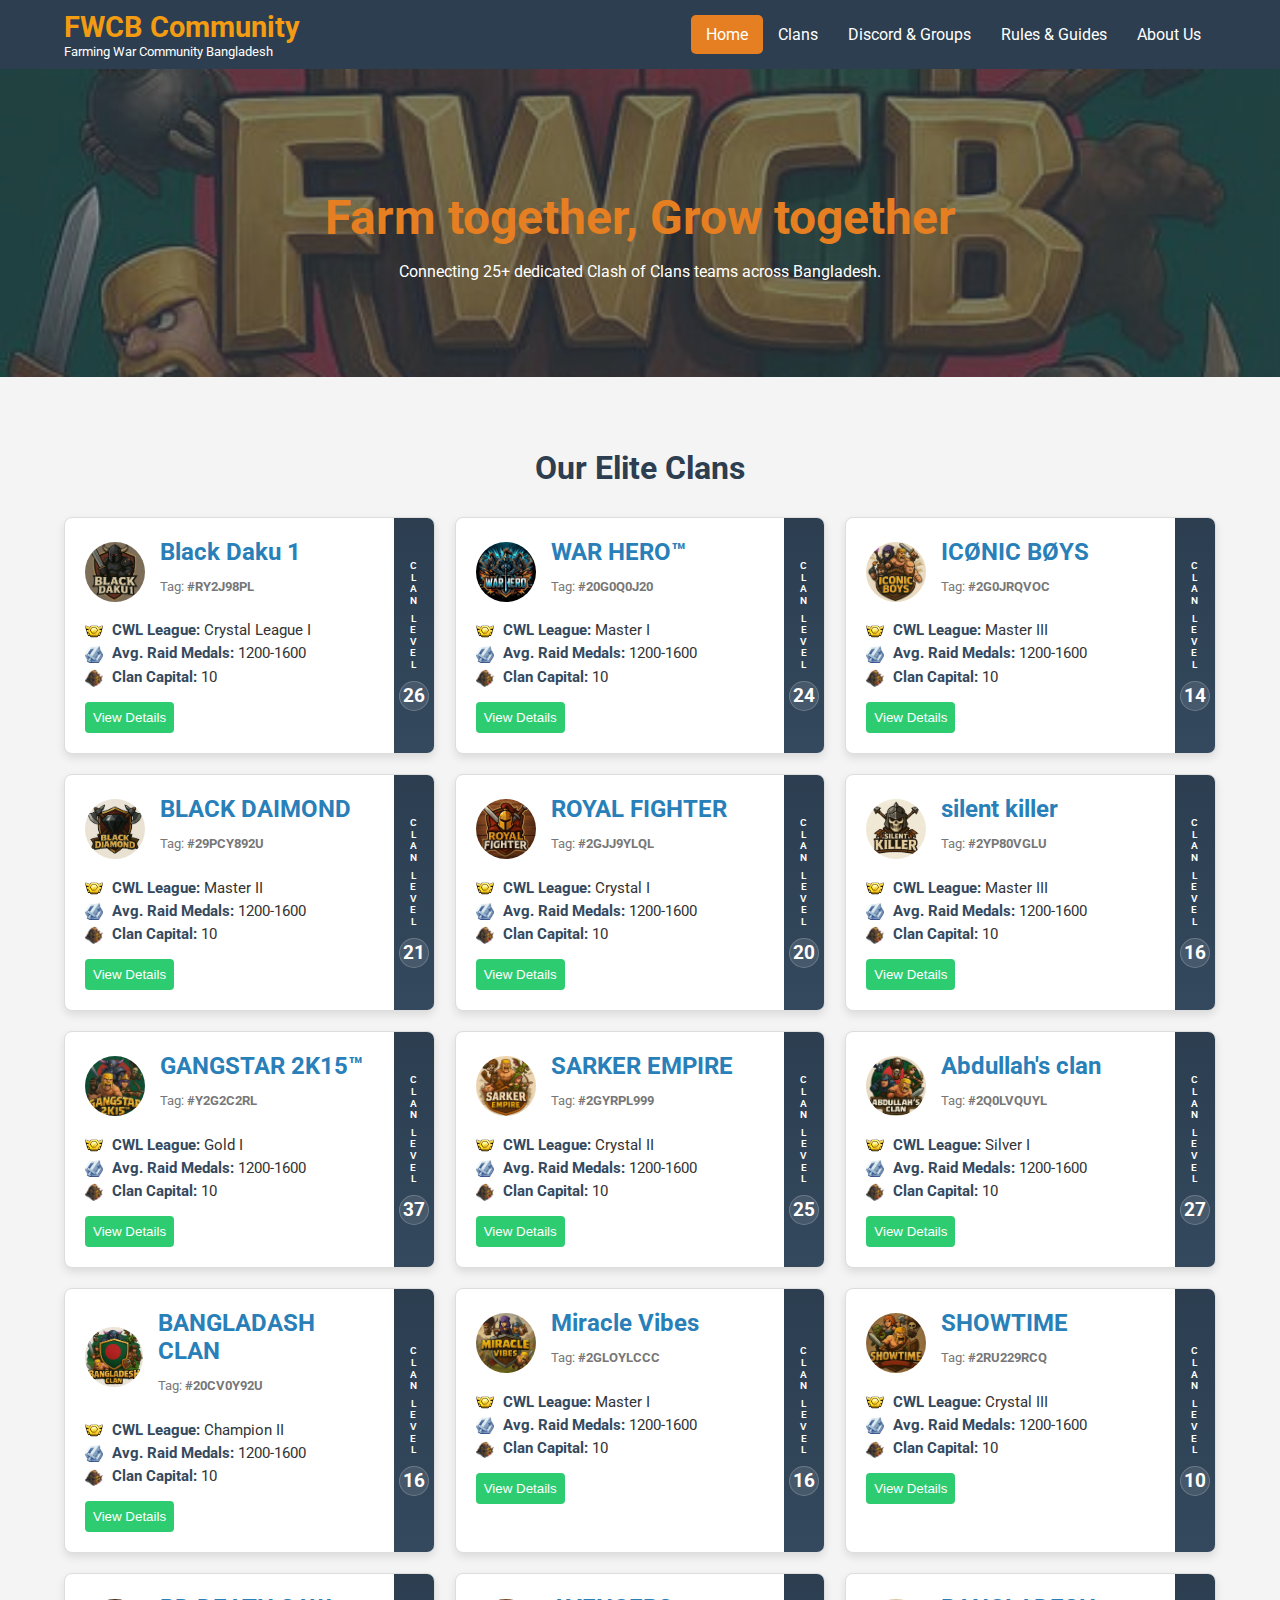
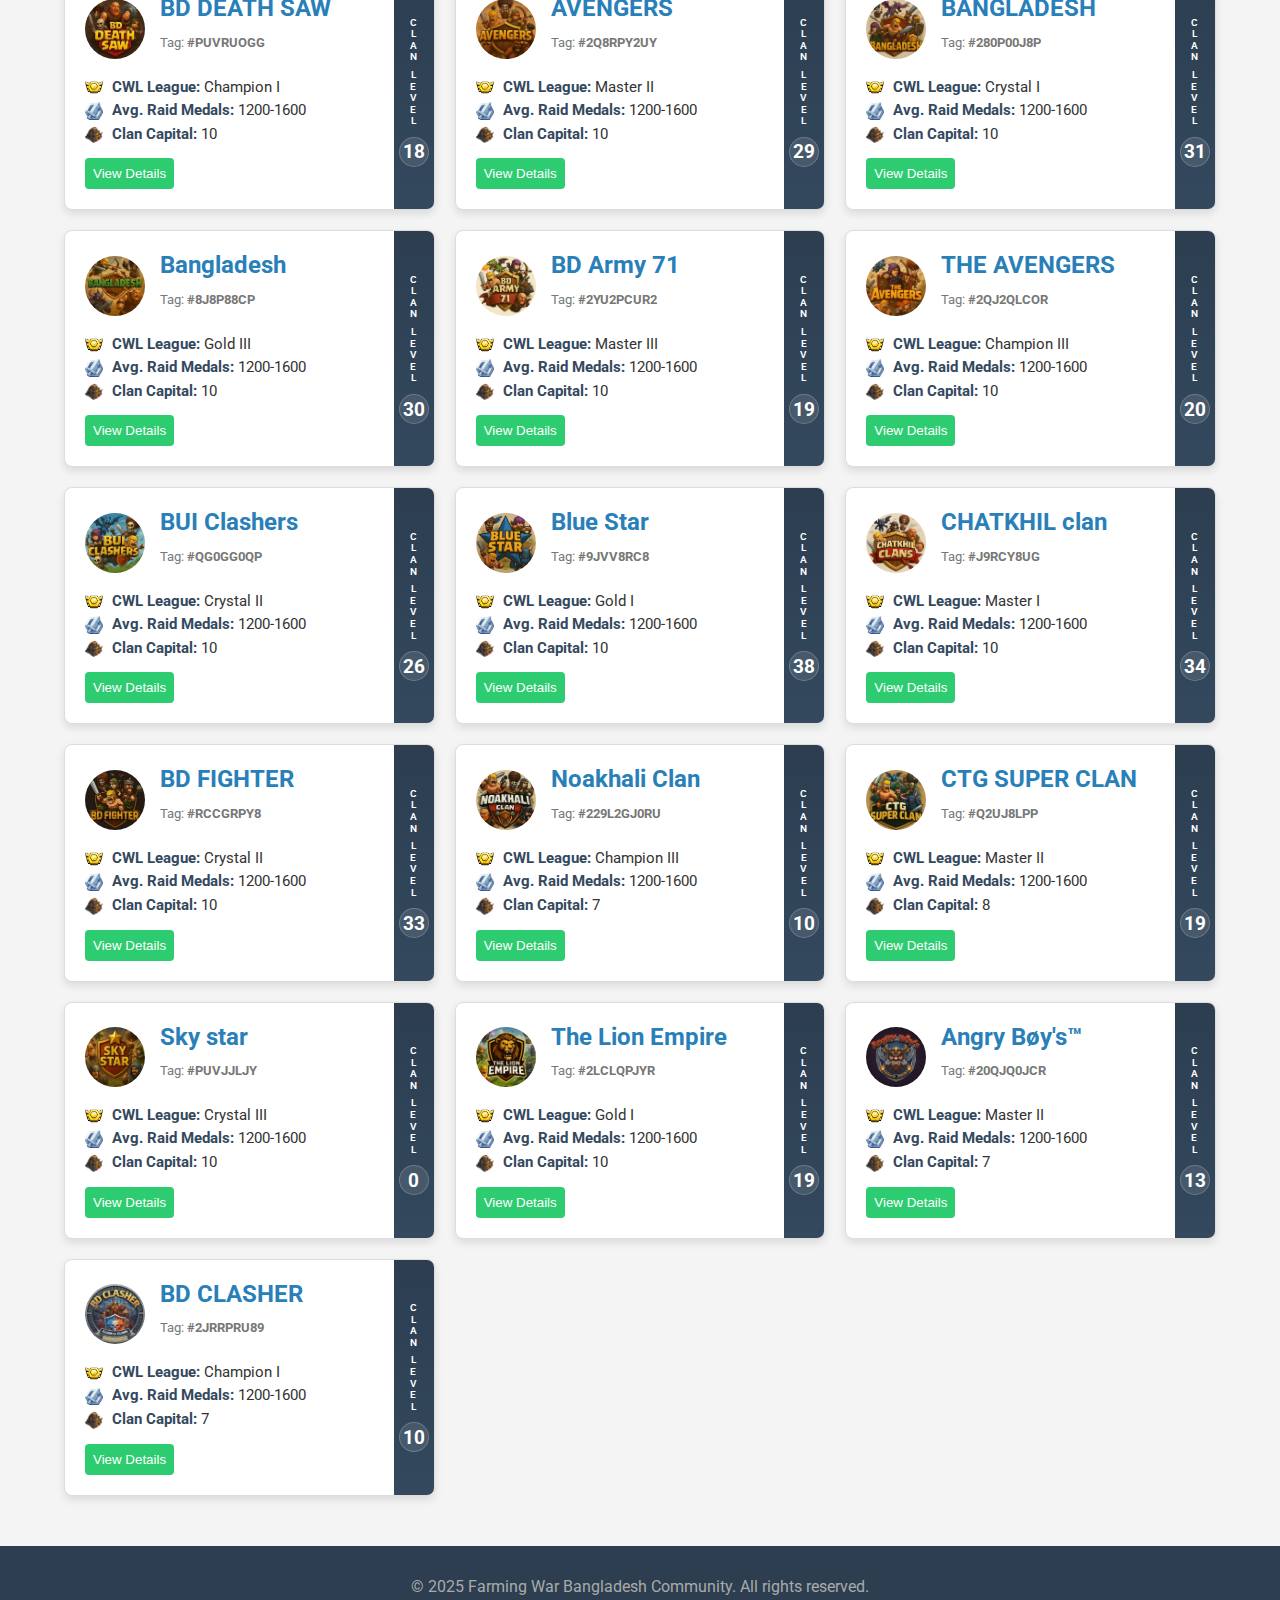
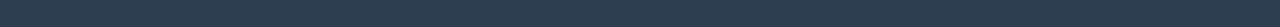
<file: index.html>
<!DOCTYPE html>
<html lang="bn">
<head>
    <meta charset="UTF-8">
    <meta name="viewport" content="width=device-width, initial-scale=1.0">
    <title>Farming War Bangladesh Community</title>
    <link rel="stylesheet" href="styles.css">
    <link href="https://fonts.googleapis.com/css2?family=Roboto:wght@400;700&display=swap" rel="stylesheet">
</head>
<body>

<header>
    <div class="logo">
        <h1>FWCB Community</h1>
        <p>Farming War Community Bangladesh</p>
    </div>
    <button class="mobile-menu-toggle" id="mobile-menu-toggle">
        <span></span>
        <span></span>
        <span></span>
    </button>
    <nav class="nav-menu" id="nav-menu">
        <ul>
            <li><a href="index.html" class="active">Home</a></li>
            <li><a href="index.html#clans">Clans</a></li>
            <li><a href="discord.html">Discord & Groups</a></li>
            <li><a href="rules.html">Rules & Guides</a></li>
            <li><a href="index.html#about">About Us</a></li>
        </ul>
    </nav>
</header>

<!-- Home Button -->
<a href="index.html" class="home-button">
    <span class="home-icon">🏠</span>
    <span class="home-text">Home</span>
</a>

<main>
    <section id="hero" class="hero-banner">
        <h2>Farm together, Grow together</h2>
        <p>Connecting 25+ dedicated Clash of Clans teams across Bangladesh.</p>
    </section>

    <section id="clans">
        <h3>Our Elite Clans</h3>
        <div class="clan-grid" id="clan-list">
            <p>Loading Clan Data...</p>
        </div>
    </section>
</main>

<footer>
    <p>&copy; 2025 Farming War Bangladesh Community. All rights reserved.</p>
</footer>

<script src="script.js"></script>
<script>
    // Home Button Scroll Detection
    const homeButton = document.querySelector('.home-button');
    
    function handleScroll() {
        const scrollTop = window.pageYOffset || document.documentElement.scrollTop;
        
        // Show home button when scrolled down more than 100px
        if (scrollTop > 100) {
            homeButton.classList.add('show');
        } else {
            homeButton.classList.remove('show');
        }
    }
    
    // Add scroll event listener
    window.addEventListener('scroll', handleScroll);
    
    // Check initial scroll position
    handleScroll();
</script>
</body>
</html>
</file>
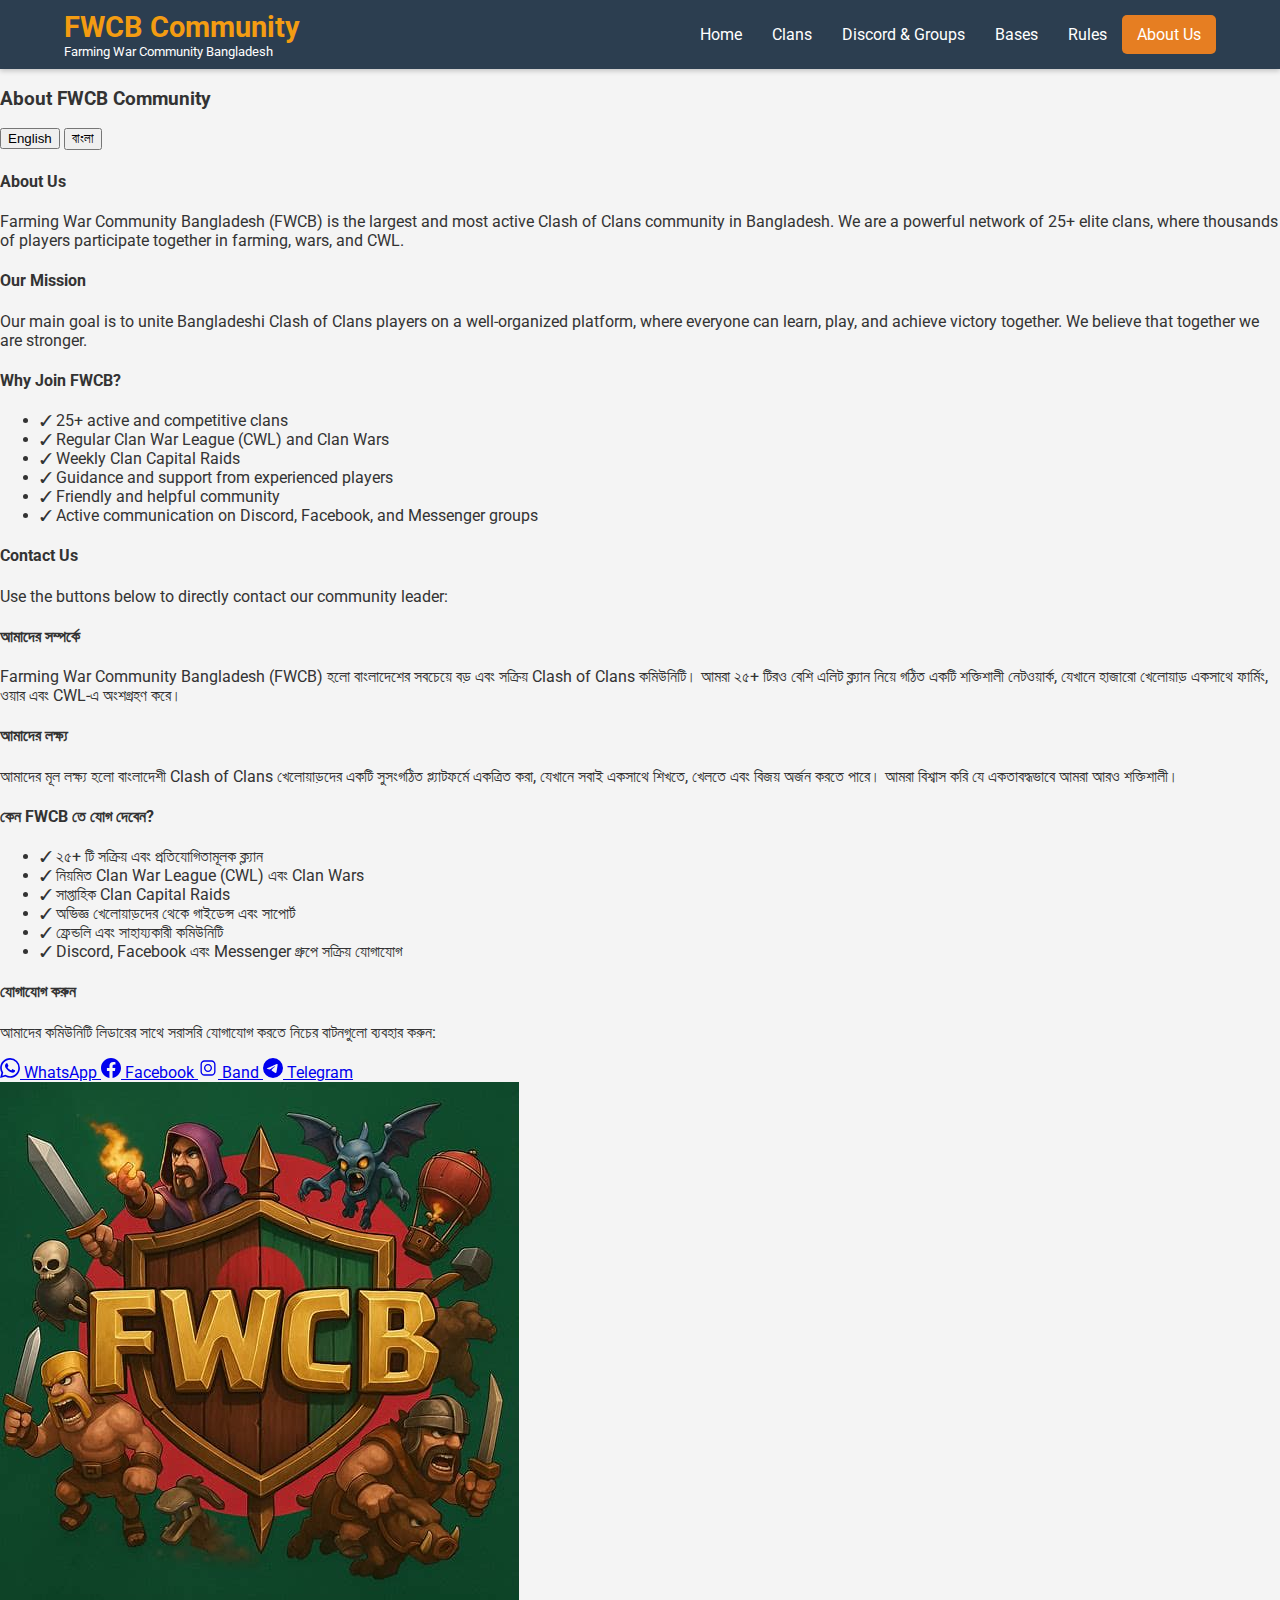
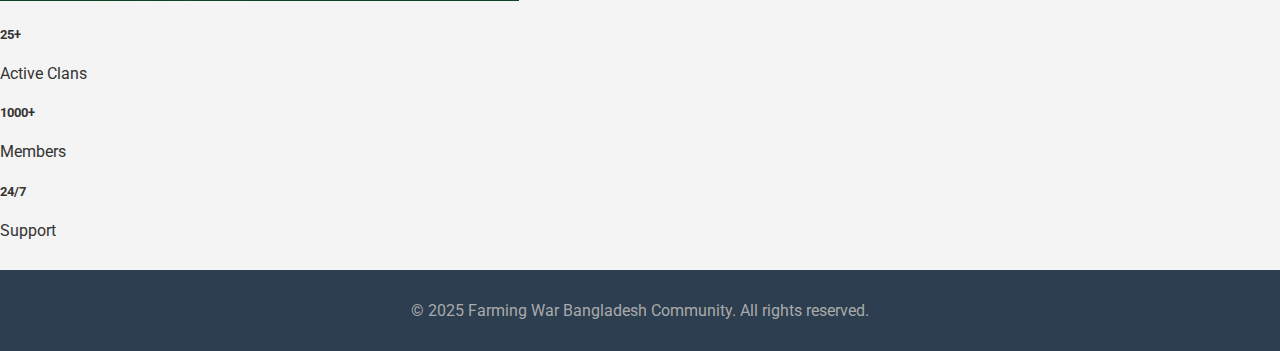
<file: about.html>
<!DOCTYPE html>
<html lang="bn">
<head>
    <meta charset="UTF-8">
    <meta name="viewport" content="width=device-width, initial-scale=1.0">
    <title>About Us - FWCB Community</title>
    <link rel="stylesheet" href="styles.css">
    <link href="https://fonts.googleapis.com/css2?family=Roboto:wght@400;700&display=swap" rel="stylesheet">
</head>
<body>
    <header>
        <div class="logo">
            <h1>FWCB Community</h1>
            <p>Farming War Community Bangladesh</p>
        </div>
        <button class="mobile-menu-toggle" id="mobile-menu-toggle">
            <span></span>
            <span></span>
            <span></span>
        </button>
        <nav class="nav-menu" id="nav-menu">
            <ul>
                <li><a href="index.html">Home</a></li>
                <li><a href="index.html#clans">Clans</a></li>
                <li><a href="discord.html">Discord & Groups</a></li>
                <li><a href="bases.html">Bases</a></li>
                <li><a href="rules.html">Rules</a></li>
                <li><a href="about.html" class="active">About Us</a></li>
            </ul>
        </nav>
    </header>
    
    <!-- Home Button -->
    <a href="index.html" class="home-button">
        <span class="home-icon">🏠</span>
        <span class="home-text">Home</span>
    </a>
    
    <main>
        <section id="about">
            <div class="about-container">
                <h3>About FWCB Community</h3>
                <div class="about-content">
                    <div class="about-text">
                        <!-- Language Switch Button -->
                        <div class="language-switch">
                            <button id="lang-en" class="lang-btn active">English</button>
                            <button id="lang-bn" class="lang-btn">বাংলা</button>
                        </div>
                        
                        <!-- English Content (Default) -->
                        <div id="content-en" class="language-content active">
                            <h4>About Us</h4>
                            <p>Farming War Community Bangladesh (FWCB) is the largest and most active Clash of Clans community in Bangladesh. We are a powerful network of 25+ elite clans, where thousands of players participate together in farming, wars, and CWL.</p>
                            
                            <h4>Our Mission</h4>
                            <p>Our main goal is to unite Bangladeshi Clash of Clans players on a well-organized platform, where everyone can learn, play, and achieve victory together. We believe that together we are stronger.</p>
                            
                            <h4>Why Join FWCB?</h4>
                            <ul>
                                <li>✓ 25+ active and competitive clans</li>
                                <li>✓ Regular Clan War League (CWL) and Clan Wars</li>
                                <li>✓ Weekly Clan Capital Raids</li>
                                <li>✓ Guidance and support from experienced players</li>
                                <li>✓ Friendly and helpful community</li>
                                <li>✓ Active communication on Discord, Facebook, and Messenger groups</li>
                            </ul>

                            <h4>Contact Us</h4>
                            <p>Use the buttons below to directly contact our community leader:</p>
                        </div>
                        
                        <!-- Bangla Content (Hidden by default) -->
                        <div id="content-bn" class="language-content">
                            <h4>আমাদের সম্পর্কে</h4>
                            <p>Farming War Community Bangladesh (FWCB) হলো বাংলাদেশের সবচেয়ে বড় এবং সক্রিয় Clash of Clans কমিউনিটি। আমরা ২৫+ টিরও বেশি এলিট ক্ল্যান নিয়ে গঠিত একটি শক্তিশালী নেটওয়ার্ক, যেখানে হাজারো খেলোয়াড় একসাথে ফার্মিং, ওয়ার এবং CWL-এ অংশগ্রহণ করে।</p>
                            
                            <h4>আমাদের লক্ষ্য</h4>
                            <p>আমাদের মূল লক্ষ্য হলো বাংলাদেশী Clash of Clans খেলোয়াড়দের একটি সুসংগঠিত প্ল্যাটফর্মে একত্রিত করা, যেখানে সবাই একসাথে শিখতে, খেলতে এবং বিজয় অর্জন করতে পারে। আমরা বিশ্বাস করি যে একতাবদ্ধভাবে আমরা আরও শক্তিশালী।</p>
                            
                            <h4>কেন FWCB তে যোগ দেবেন?</h4>
                            <ul>
                                <li>✓ ২৫+ টি সক্রিয় এবং প্রতিযোগিতামূলক ক্ল্যান</li>
                                <li>✓ নিয়মিত Clan War League (CWL) এবং Clan Wars</li>
                                <li>✓ সাপ্তাহিক Clan Capital Raids</li>
                                <li>✓ অভিজ্ঞ খেলোয়াড়দের থেকে গাইডেন্স এবং সাপোর্ট</li>
                                <li>✓ ফ্রেন্ডলি এবং সাহায্যকারী কমিউনিটি</li>
                                <li>✓ Discord, Facebook এবং Messenger গ্রুপে সক্রিয় যোগাযোগ</li>
                            </ul>

                            <h4>যোগাযোগ করুন</h4>
                            <p>আমাদের কমিউনিটি লিডারের সাথে সরাসরি যোগাযোগ করতে নিচের বাটনগুলো ব্যবহার করুন:</p>
                        </div>
                        
                        <div class="contact-buttons">
                            <a href="https://wa.me/+8801953720247" target="_blank" class="contact-btn whatsapp-btn">
                                <svg width="20" height="20" viewBox="0 0 24 24" fill="currentColor">
                                    <path d="M17.472 14.382c-.297-.149-1.758-.867-2.03-.967-.273-.099-.471-.148-.67.15-.197.297-.767.966-.94 1.164-.173.199-.347.223-.644.075-.297-.15-1.255-.463-2.39-1.475-.883-.788-1.48-1.761-1.653-2.059-.173-.297-.018-.458.13-.606.134-.133.298-.347.446-.52.149-.174.198-.298.298-.497.099-.198.05-.371-.025-.52-.075-.149-.669-1.612-.916-2.207-.242-.579-.487-.5-.669-.51-.173-.008-.371-.01-.57-.01-.198 0-.52.074-.792.372-.272.297-1.04 1.016-1.04 2.479 0 1.462 1.065 2.875 1.213 3.074.149.198 2.096 3.2 5.077 4.487.709.306 1.262.489 1.694.625.712.227 1.36.195 1.871.118.571-.085 1.758-.719 2.006-1.413.248-.694.248-1.289.173-1.413-.074-.124-.272-.198-.57-.347m-5.421 7.403h-.004a9.87 9.87 0 01-5.031-1.378l-.361-.214-3.741.982.998-3.648-.235-.374a9.86 9.86 0 01-1.51-5.26c.001-5.45 4.436-9.884 9.888-9.884 2.64 0 5.122 1.03 6.988 2.898a9.825 9.825 0 012.893 6.994c-.003 5.45-4.437 9.884-9.885 9.884m8.413-18.297A11.815 11.815 0 0012.05 0C5.495 0 .16 5.335.157 11.892c0 2.096.547 4.142 1.588 5.945L.057 24l6.305-1.654a11.882 11.882 0 005.683 1.448h.005c6.554 0 11.89-5.335 11.893-11.893a11.821 11.821 0 00-3.48-8.413Z"/>
                                </svg>
                                WhatsApp
                            </a>
                            <a href="https://www.facebook.com/habibcocbd" target="_blank" class="contact-btn facebook-btn">
                                <svg width="20" height="20" viewBox="0 0 24 24" fill="currentColor">
                                    <path d="M24 12.073c0-6.627-5.373-12-12-12s-12 5.373-12 12c0 5.99 4.388 10.954 10.125 11.854v-8.385H7.078v-3.47h3.047V9.43c0-3.007 1.792-4.669 4.533-4.669 1.312 0 2.686.235 2.686.235v2.953H15.83c-1.491 0-1.956.925-1.956 1.874v2.25h3.328l-.532 3.47h-2.796v8.385C19.612 23.027 24 18.062 24 12.073z"/>
                                </svg>
                                Facebook
                            </a>
                            <a href="https://band.us/@cocbangladesh" target="_blank" class="contact-btn band-btn">
                                <svg width="20" height="20" viewBox="0 0 24 24" fill="currentColor">
                                    <path d="M7.8 2.8C5.2 2.8 3 5 3 7.6v8.8c0 2.6 2.2 4.8 4.8 4.8h8.4c2.6 0 4.8-2.2 4.8-4.8V7.6c0-2.6-2.2-4.8-4.8-4.8H7.8zm8.4 1.6c1.8 0 3.2 1.4 3.2 3.2v8.8c0 1.8-1.4 3.2-3.2 3.2H7.8c-1.8 0-3.2-1.4-3.2-3.2V7.6c0-1.8 1.4-3.2 3.2-3.2h8.4zM12 7.2c-2.6 0-4.8 2.2-4.8 4.8s2.2 4.8 4.8 4.8 4.8-2.2 4.8-4.8-2.2-4.8-4.8-4.8zm0 1.6c1.8 0 3.2 1.4 3.2 3.2s-1.4 3.2-3.2 3.2-3.2-1.4-3.2-3.2 1.4-3.2 3.2-3.2z"/>
                                </svg>
                                Band
                            </a>
                            <a href="https://t.me/habibcoc1" target="_blank" class="contact-btn telegram-btn">
                                <svg width="20" height="20" viewBox="0 0 24 24" fill="currentColor">
                                    <path d="M11.944 0A12 12 0 0 0 0 12a12 12 0 0 0 12 12 12 12 0 0 0 12-12A12 12 0 0 0 12 0a12 12 0 0 0-.056 0zm4.962 7.224c.1-.002.321.023.465.14a.506.506 0 0 1 .171.325c.016.093.036.306.02.472-.18 1.898-.962 6.502-1.36 8.627-.168.9-.499 1.201-.82 1.23-.696.065-1.225-.46-1.9-.902-1.056-.693-1.653-1.124-2.678-1.8-1.185-.78-.417-1.21.258-1.91.177-.184 3.247-2.977 3.307-3.23.007-.032.014-.15-.056-.212s-.174-.041-.249-.024c-.106.024-1.793 1.14-5.061 3.345-.48.33-.913.49-1.302.48-.428-.008-1.252-.241-1.865-.44-.752-.245-1.349-.374-1.297-.789.027-.216.325-.437.893-.663 3.498-1.524 5.83-2.529 6.998-3.014 3.332-1.386 4.025-1.627 4.476-1.635z"/>
                                </svg>
                                Telegram
                            </a>
                        </div>
                    </div>
                    
                    <div class="about-image">
                        <img src="images/fwcb.jpeg" alt="FWCB Community">
                        <div class="stats-box">
                            <div class="stat-item">
                                <h5>25+</h5>
                                <p>Active Clans</p>
                            </div>
                            <div class="stat-item">
                                <h5>1000+</h5>
                                <p>Members</p>
                            </div>
                            <div class="stat-item">
                                <h5>24/7</h5>
                                <p>Support</p>
                            </div>
                        </div>
                    </div>
                </div>
            </div>
        </section>
    </main>
    
    <footer>
        <p>&copy; 2025 Farming War Bangladesh Community. All rights reserved.</p>
    </footer>
    
    <script>
        // Language Switch Functionality
        const langEnBtn = document.getElementById('lang-en');
        const langBnBtn = document.getElementById('lang-bn');
        const contentEn = document.getElementById('content-en');
        const contentBn = document.getElementById('content-bn');
        
        langEnBtn.addEventListener('click', function() {
            langEnBtn.classList.add('active');
            langBnBtn.classList.remove('active');
            contentEn.classList.add('active');
            contentBn.classList.remove('active');
        });
        
        langBnBtn.addEventListener('click', function() {
            langBnBtn.classList.add('active');
            langEnBtn.classList.remove('active');
            contentBn.classList.add('active');
            contentEn.classList.remove('active');
        });
        
        // Mobile Menu Toggle Functionality
        const mobileMenuToggle = document.getElementById('mobile-menu-toggle');
        const navMenu = document.getElementById('nav-menu');
        
        if (mobileMenuToggle && navMenu) {
            mobileMenuToggle.addEventListener('click', function() {
                mobileMenuToggle.classList.toggle('active');
                navMenu.classList.toggle('active');
            });
            
            // Close menu when clicking on a link
            const navLinks = navMenu.querySelectorAll('a');
            navLinks.forEach(link => {
                link.addEventListener('click', function() {
                    mobileMenuToggle.classList.remove('active');
                    navMenu.classList.remove('active');
                });
            });
            
            // Close menu when clicking outside
            document.addEventListener('click', function(event) {
                if (!mobileMenuToggle.contains(event.target) && !navMenu.contains(event.target)) {
                    mobileMenuToggle.classList.remove('active');
                    navMenu.classList.remove('active');
                }
            });
        }
        
        // Home Button Scroll Detection
        const homeButton = document.querySelector('.home-button');
        
        function handleScroll() {
            const scrollTop = window.pageYOffset || document.documentElement.scrollTop;
            
            // Show home button when scrolled down more than 100px
            if (scrollTop > 100) {
                homeButton.classList.add('show');
            } else {
                homeButton.classList.remove('show');
            }
        }
        
        // Add scroll event listener
        window.addEventListener('scroll', handleScroll);
        
        // Check initial scroll position
        handleScroll();
    </script>
</body>
</html>
</file>
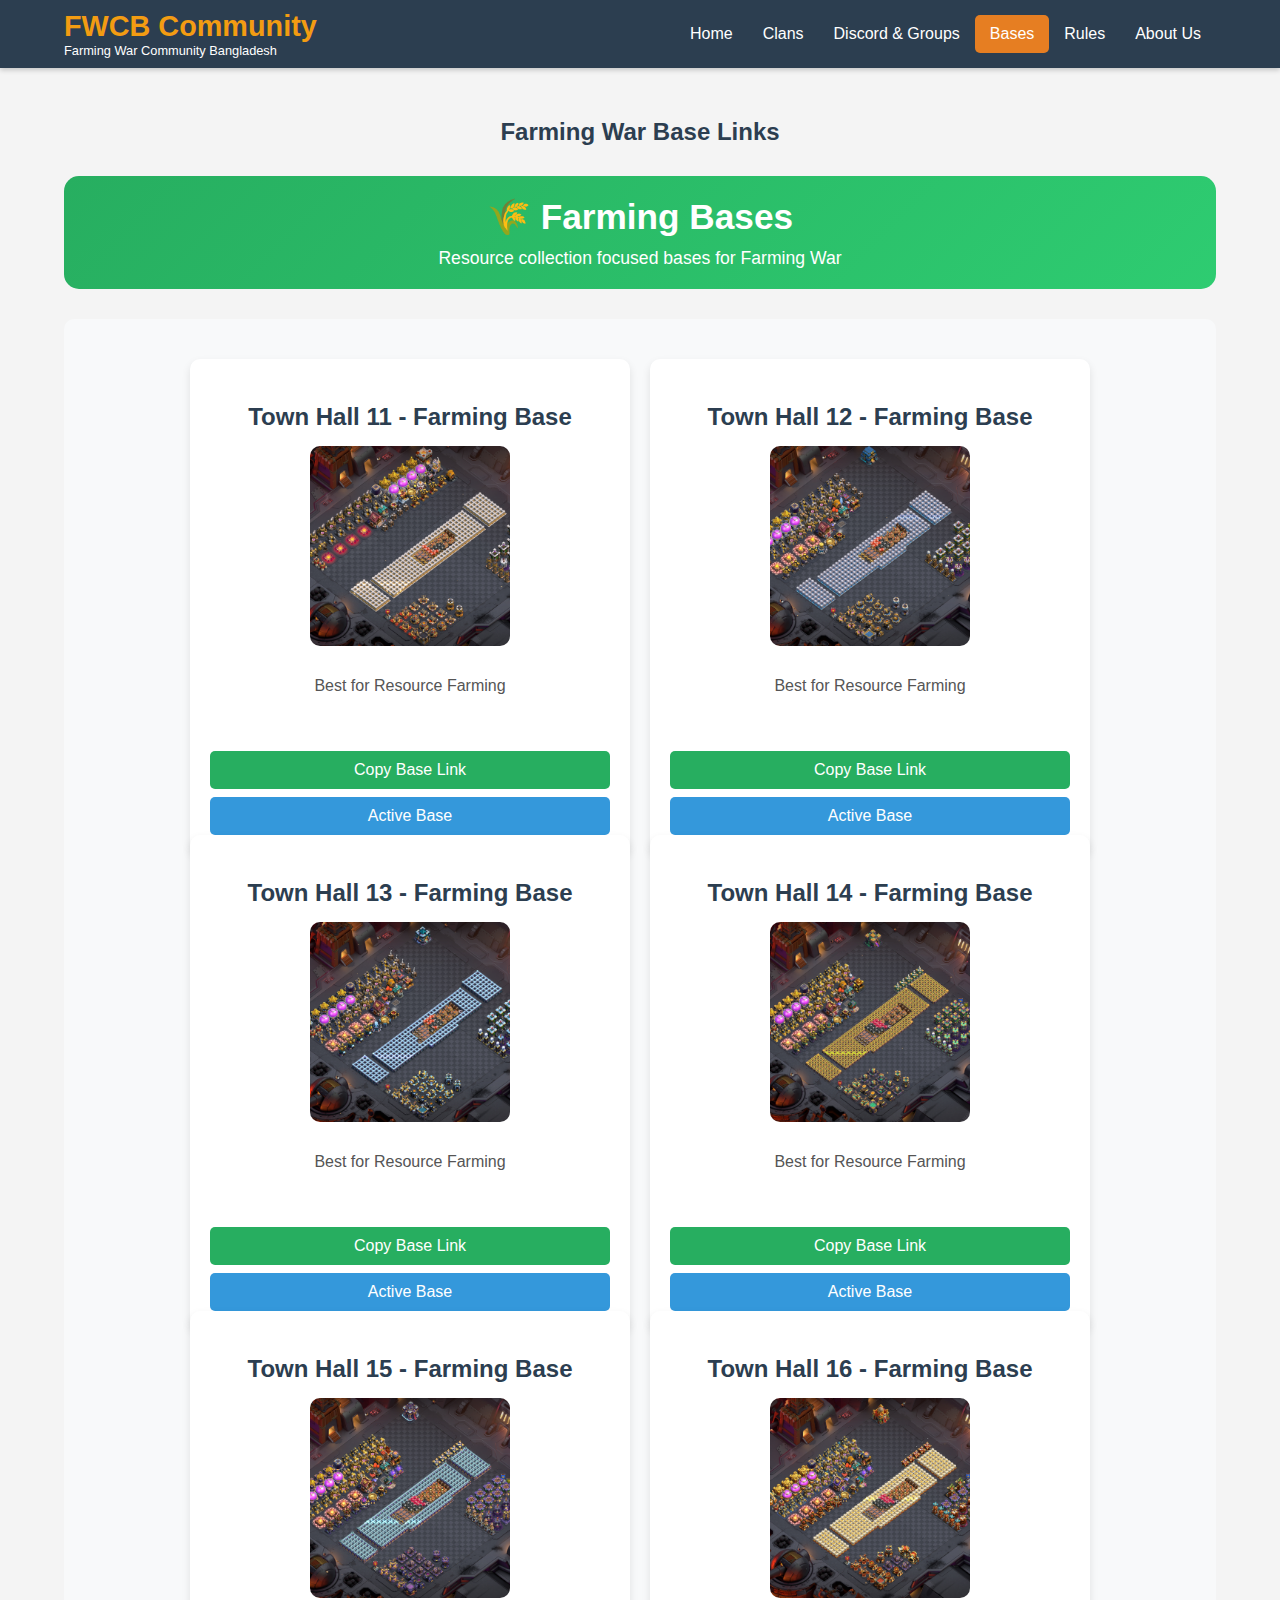
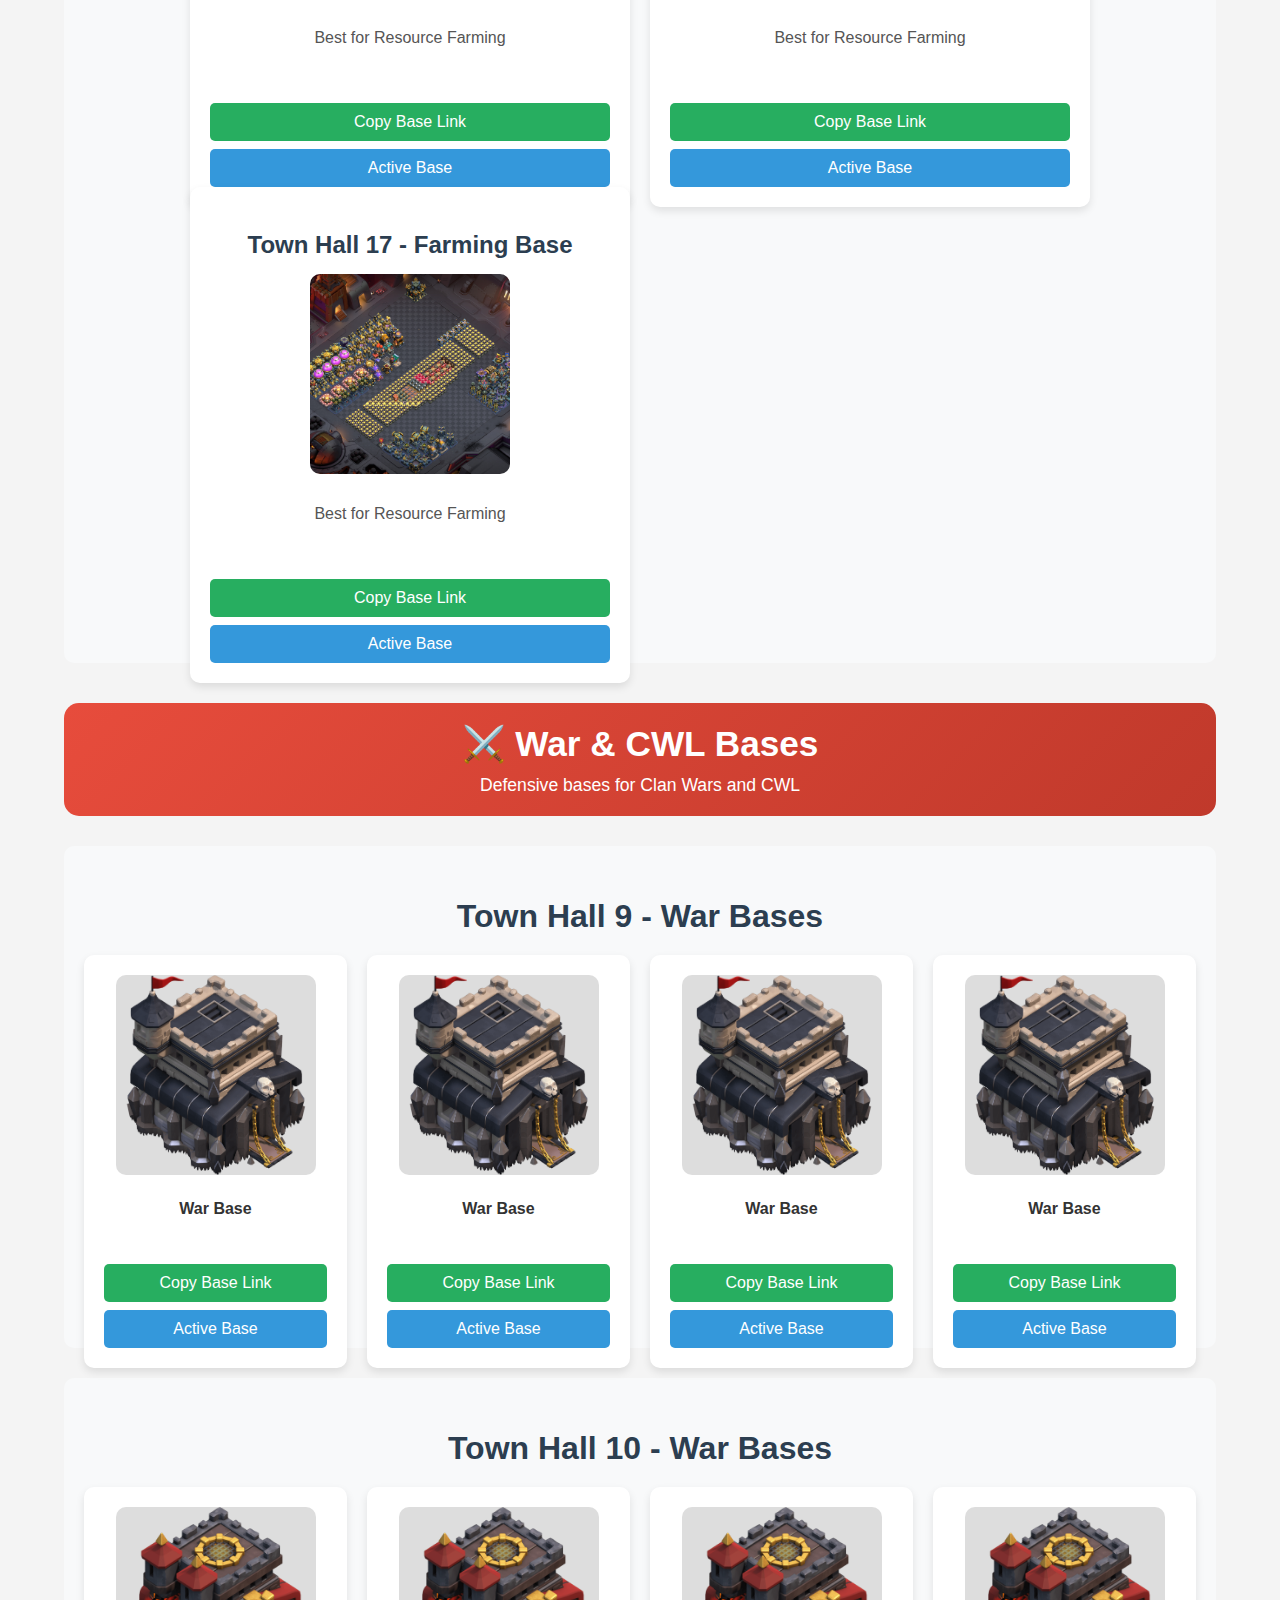
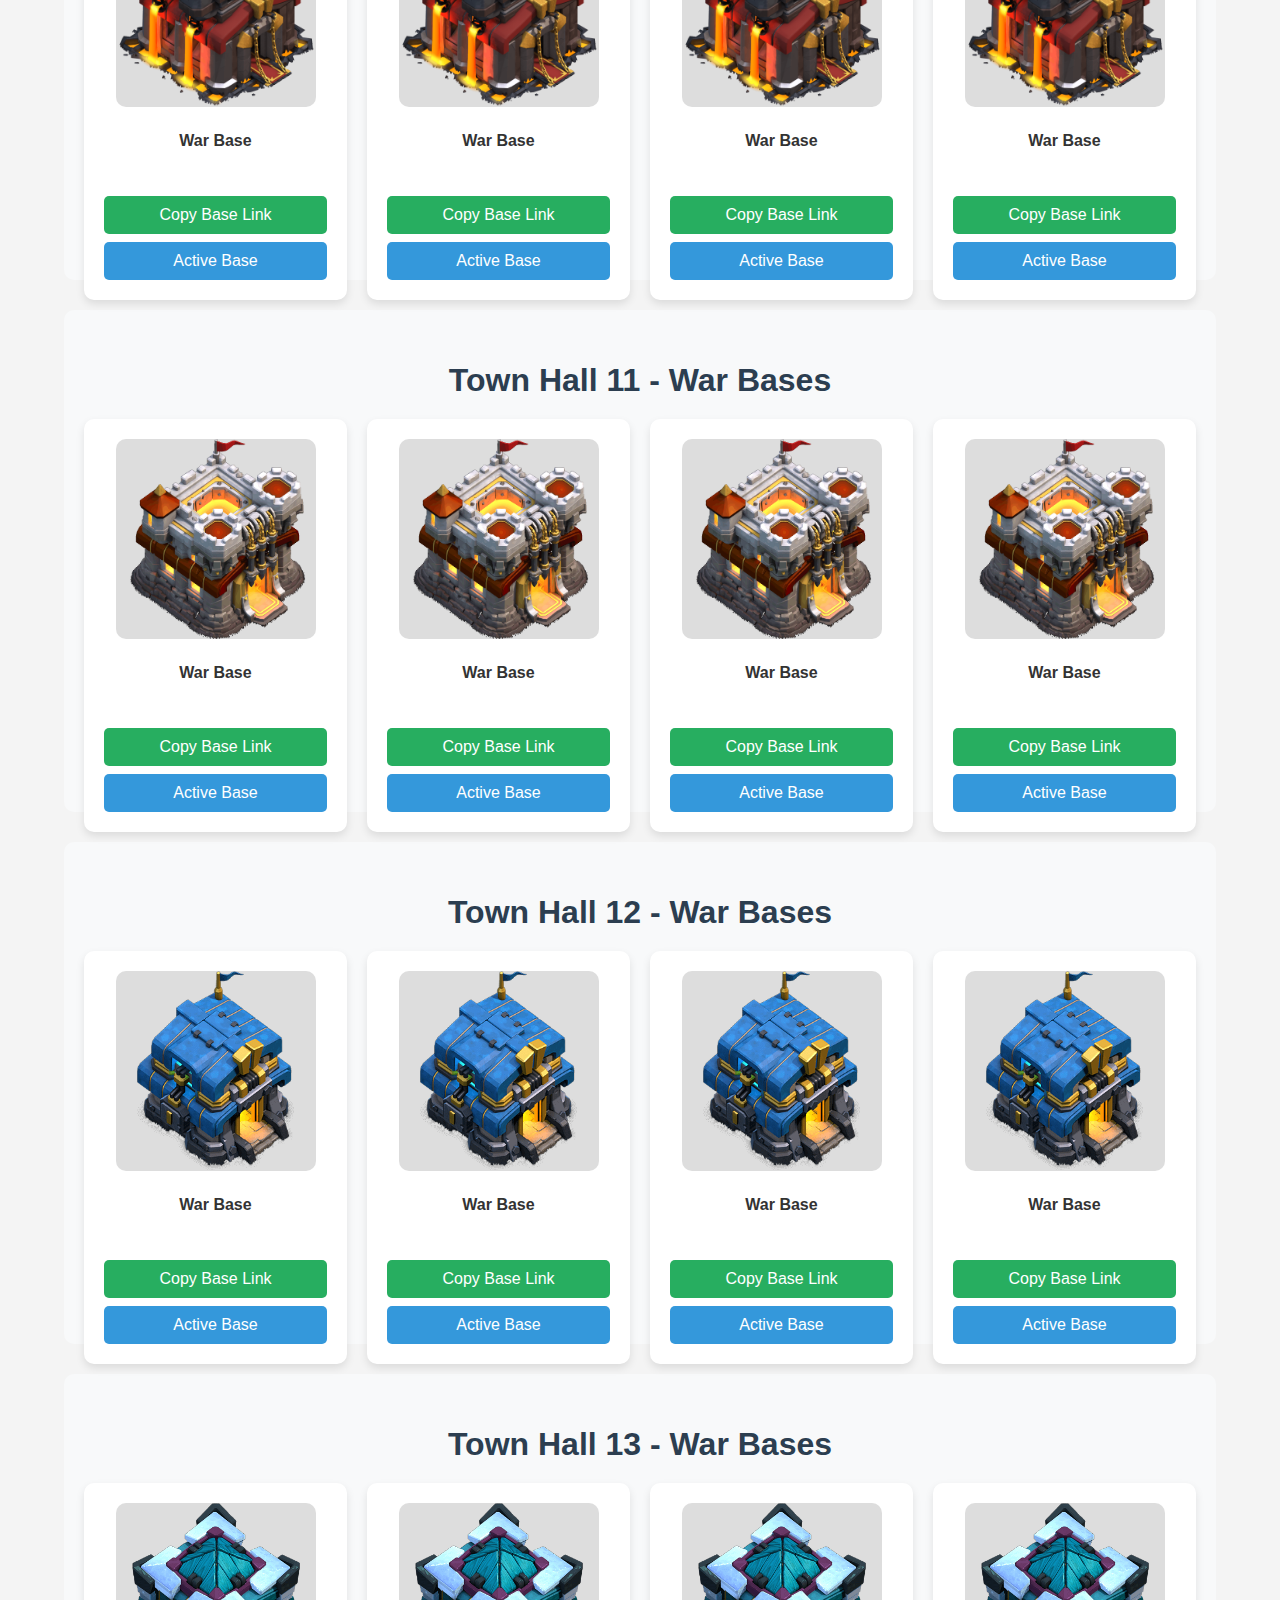
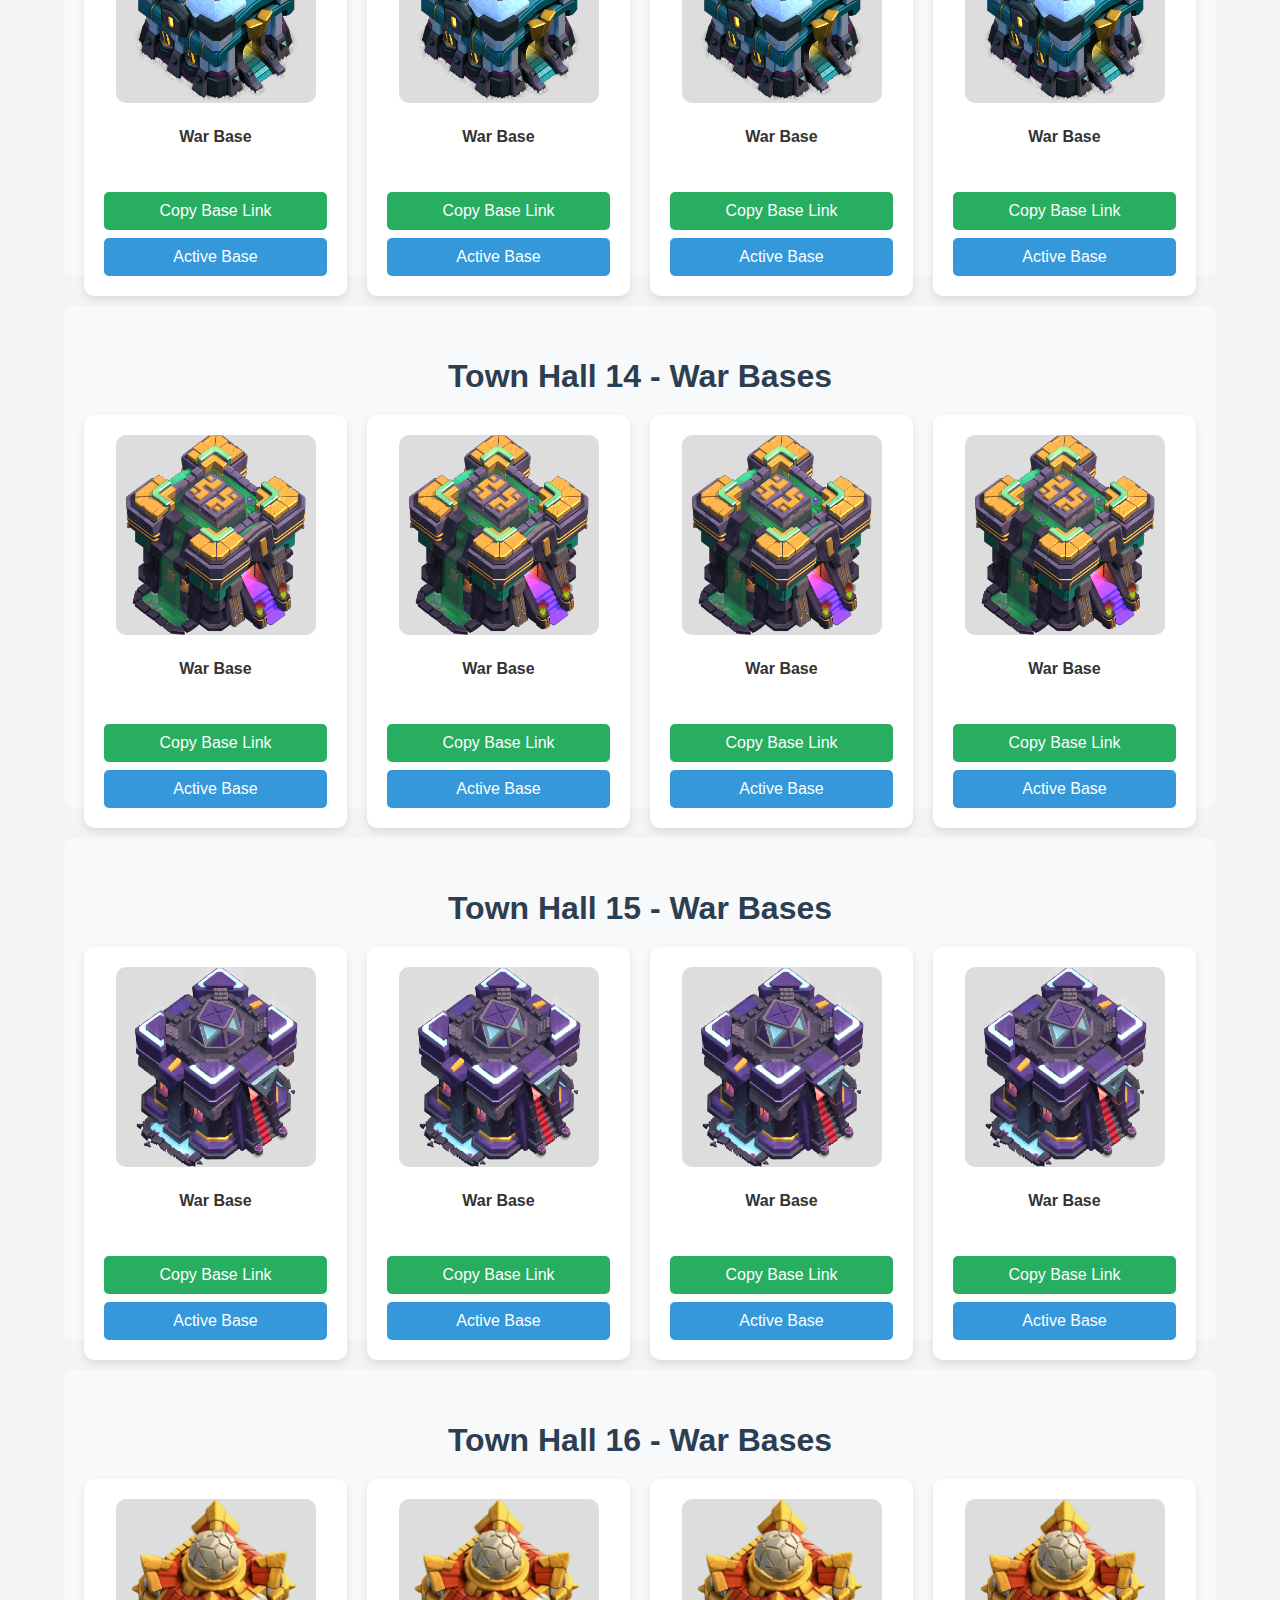
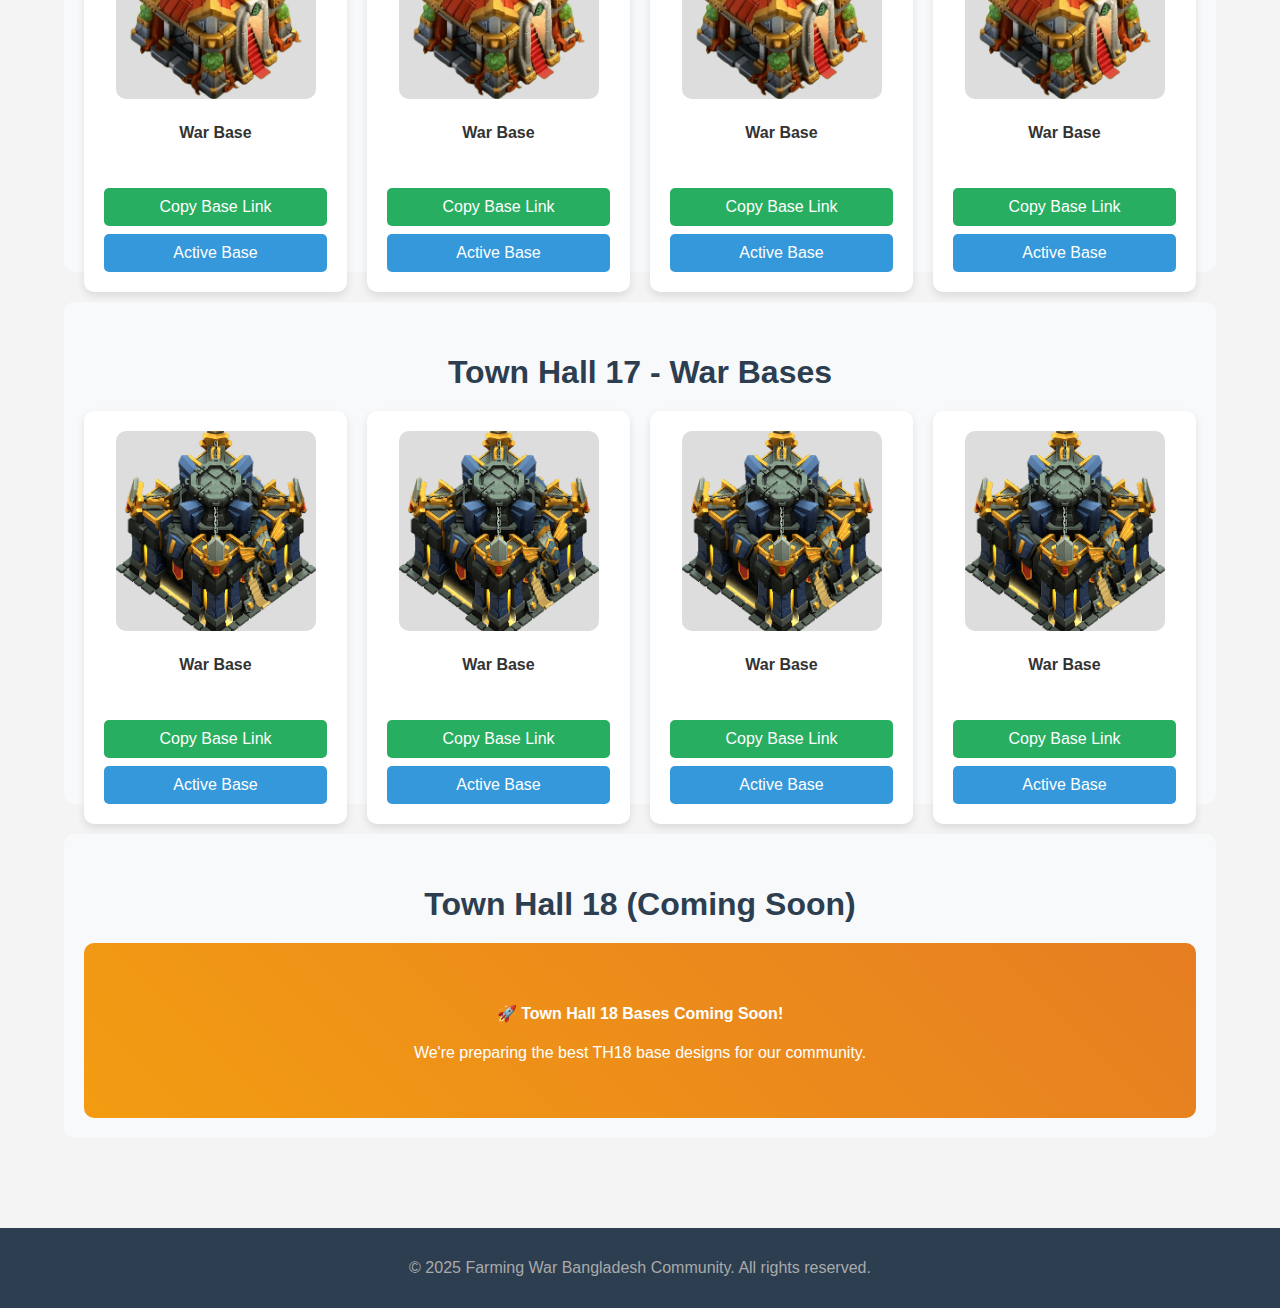
<file: bases.html>
<!DOCTYPE html>
<html lang="bn">
<head>
    <meta charset="UTF-8">
    <meta name="viewport" content="width=device-width, initial-scale=1.0">
    <title>FWCB Bases</title>
    <link rel="stylesheet" href="styles.css">
    <style>
        .th-section {
            margin: 30px 0;
            padding: 20px;
            background: #f8f9fa;
            border-radius: 10px;
        }
        .th-title {
            color: #2c3e50;
            font-size: 2em;
            margin-bottom: 20px;
            text-align: center;
        }
        .base-grid {
            display: grid;
            grid-template-columns: repeat(auto-fit, minmax(280px, 320px));
            gap: 20px;
            margin-top: 20px;
            align-items: stretch;
            justify-content: center;
        }
        .farming-grid {
            display: grid;
            grid-template-columns: repeat(2, 1fr);
            gap: 20px;
            margin-top: 20px;
            max-width: 900px;
            margin-left: auto;
            margin-right: auto;
        }
        .base-card {
            background: white;
            border-radius: 10px;
            padding: 20px;
            box-shadow: 0 4px 8px rgba(0,0,0,0.1);
            text-align: center;
            height: 100%;
            display: flex;
            flex-direction: column;
        }
        .base-card .copy-btn { margin-top: auto; }
        .base-card .copy-btn, .base-card .active-btn { align-self: stretch; }
        .base-card h4 { margin: 10px 0 6px; }
        .base-image {
            width: 200px;
            height: 200px;
            border-radius: 10px;
            margin: 0 auto 15px;
            background: #ddd;
            background-size: cover;
            background-position: center;
        }
        .copy-btn {
            background: #27ae60;
            color: white;
            border: none;
            padding: 10px 20px;
            border-radius: 5px;
            cursor: pointer;
            font-size: 1em;
            margin-top: 10px;
            transition: background 0.3s;
            width: 100%;
            display: block;
        }
        .copy-btn:hover {
            background: #229954;
        }
        .active-btn {
            background: #3498db;
            color: white;
            border: none;
            padding: 10px 20px;
            border-radius: 5px;
            cursor: pointer;
            font-size: 1em;
            margin-top: 8px;
            transition: background 0.3s;
            width: 100%;
            display: block;
        }
        .active-btn:hover {
            background: #2980b9;
        }
        .rules-section {
            background: #2c3e50;
            color: white;
            padding: 30px;
            border-radius: 10px;
            margin: 30px 0;
        }
        .rules-section h3 {
            color: #f39c12;
            margin-bottom: 20px;
        }
        .rules-list {
            list-style: none;
            padding: 0;
        }
        .rules-list li {
            padding: 10px 0;
            border-bottom: 1px solid rgba(255,255,255,0.1);
        }
        .rules-list li:before {
            content: "✓ ";
            color: #27ae60;
            font-weight: bold;
        }

        /* Desktop/Tablet Grid Tweaks */
        @media (min-width: 1024px) {
            .war-grid {
                grid-template-columns: repeat(4, 1fr);
            }
        }

        @media (min-width: 768px) and (max-width: 1023px) {
            .war-grid {
                grid-template-columns: repeat(2, 1fr);
            }
        }

        /* Mobile Responsive Styles */
        @media (max-width: 768px) {
            .th-section {
                margin: 20px 0;
                padding: 15px;
            }
            
            .th-title {
                font-size: 1.5em;
                margin-bottom: 15px;
            }
            
            .base-grid {
                grid-template-columns: 1fr;
                gap: 15px;
            }
            
            .farming-grid {
                grid-template-columns: 1fr;
                gap: 15px;
            }
            
            .base-card {
                padding: 15px;
            }
            
            .base-image {
                width: 150px;
                height: 150px;
            }
            
            .copy-btn, .active-btn {
                padding: 8px 16px;
                font-size: 0.9em;
                width: 100%;
                margin-right: 0;
            }
            
            .rules-section {
                padding: 20px;
            }
            
            .rules-section h3 {
                font-size: 1.5em;
            }
        }

        @media (max-width: 480px) {
            .th-section {
                margin: 15px 0;
                padding: 10px;
            }
            
            .base-card {
                padding: 10px;
            }
            
            .base-image {
                width: 120px;
                height: 120px;
            }
            
            .copy-btn, .active-btn {
                padding: 6px 12px;
                font-size: 0.8em;
                width: 100%;
                margin-right: 0;
            }
        }
    </style>
</head>
<body>
    <header>
        <div class="logo">
            <h1>FWCB Community</h1>
            <p>Farming War Community Bangladesh</p>
        </div>
        <button class="mobile-menu-toggle" id="mobile-menu-toggle">
            <span></span>
            <span></span>
            <span></span>
        </button>
        <nav class="nav-menu" id="nav-menu">
            <ul>
                <li><a href="index.html">Home</a></li>
                <li><a href="index.html#clans">Clans</a></li>
                <li><a href="discord.html">Discord & Groups</a></li>
                <li><a href="bases.html" class="active">Bases</a></li>
                <li><a href="rules.html">Rules</a></li>
                <li><a href="about.html">About Us</a></li>
            </ul>
        </nav>
    </header>
    
    <!-- Home Button -->
    <a href="index.html" class="home-button">
        <span class="home-icon">🏠</span>
        <span class="home-text">Home</span>
    </a>

    <main>
        <section style="padding: 30px 5%;">
            <h2 style="text-align: center; color: #2c3e50; margin-bottom: 30px;">Farming War Base Links</h2>
            
            <!-- Farming Bases Section -->
            <div style="background: linear-gradient(135deg, #27ae60, #2ecc71); color: white; padding: 20px; border-radius: 15px; margin: 0 0 30px; text-align: center;">
                <h2 style="margin: 0; font-size: 2.2em;">🌾 Farming Bases</h2>
                <p style="margin: 10px 0 0; font-size: 1.1em;">Resource collection focused bases for Farming War</p>
            </div>

            <!-- Farming Bases Grid Container -->
            <div class="th-section">
                <div class="farming-grid">
                    <!-- TH11 -->
                    <div class="base-card">
                        <h3 style="color: #2c3e50; font-size: 1.5em; margin-bottom: 15px; font-weight: 700;">Town Hall 11 - Farming Base</h3>
                        <div class="base-image" style="background-image: url('images/th11.jpg');"></div>
                        <p style="color: #555; font-size: 1em;">Best for Resource Farming</p>
                        <button class="copy-btn" onclick="copyBaseLink('th11-farm')">Copy Base Link</button>
                        <button class="active-btn" onclick="openBaseInGame('th11-farm')">Active Base</button>
                    </div>
                    <!-- TH12 -->
                    <div class="base-card">
                        <h3 style="color: #2c3e50; font-size: 1.5em; margin-bottom: 15px; font-weight: 700;">Town Hall 12 - Farming Base</h3>
                        <div class="base-image" style="background-image: url('images/th12.jpg');"></div>
                        <p style="color: #555; font-size: 1em;">Best for Resource Farming</p>
                        <button class="copy-btn" onclick="copyBaseLink('th12-farm')">Copy Base Link</button>
                        <button class="active-btn" onclick="openBaseInGame('th12-farm')">Active Base</button>
                    </div>
                    <!-- TH13 -->
                    <div class="base-card">
                        <h3 style="color: #2c3e50; font-size: 1.5em; margin-bottom: 15px; font-weight: 700;">Town Hall 13 - Farming Base</h3>
                        <div class="base-image" style="background-image: url('images/th13.jpg');"></div>
                        <p style="color: #555; font-size: 1em;">Best for Resource Farming</p>
                        <button class="copy-btn" onclick="copyBaseLink('th13-farm')">Copy Base Link</button>
                        <button class="active-btn" onclick="openBaseInGame('th13-farm')">Active Base</button>
                    </div>
                    <!-- TH14 -->
                    <div class="base-card">
                        <h3 style="color: #2c3e50; font-size: 1.5em; margin-bottom: 15px; font-weight: 700;">Town Hall 14 - Farming Base</h3>
                        <div class="base-image" style="background-image: url('images/th14.jpg');"></div>
                        <p style="color: #555; font-size: 1em;">Best for Resource Farming</p>
                        <button class="copy-btn" onclick="copyBaseLink('th14-farm')">Copy Base Link</button>
                        <button class="active-btn" onclick="openBaseInGame('th14-farm')">Active Base</button>
                    </div>
                    <!-- TH15 -->
                    <div class="base-card">
                        <h3 style="color: #2c3e50; font-size: 1.5em; margin-bottom: 15px; font-weight: 700;">Town Hall 15 - Farming Base</h3>
                        <div class="base-image" style="background-image: url('images/th15.jpg');"></div>
                        <p style="color: #555; font-size: 1em;">Best for Resource Farming</p>
                        <button class="copy-btn" onclick="copyBaseLink('th15-farm')">Copy Base Link</button>
                        <button class="active-btn" onclick="openBaseInGame('th15-farm')">Active Base</button>
                    </div>
                    <!-- TH16 -->
                    <div class="base-card">
                        <h3 style="color: #2c3e50; font-size: 1.5em; margin-bottom: 15px; font-weight: 700;">Town Hall 16 - Farming Base</h3>
                        <div class="base-image" style="background-image: url('images/th16.jpg');"></div>
                        <p style="color: #555; font-size: 1em;">Best for Resource Farming</p>
                        <button class="copy-btn" onclick="copyBaseLink('th16-farm')">Copy Base Link</button>
                        <button class="active-btn" onclick="openBaseInGame('th16-farm')">Active Base</button>
                    </div>
                    <!-- TH17 -->
                    <div class="base-card">
                        <h3 style="color: #2c3e50; font-size: 1.5em; margin-bottom: 15px; font-weight: 700;">Town Hall 17 - Farming Base</h3>
                        <div class="base-image" style="background-image: url('images/th17.jpg');"></div>
                        <p style="color: #555; font-size: 1em;">Best for Resource Farming</p>
                        <button class="copy-btn" onclick="copyBaseLink('th17-farm')">Copy Base Link</button>
                        <button class="active-btn" onclick="openBaseInGame('th17-farm')">Active Base</button>
                    </div>
                </div>
            </div>

            <!-- War & CWL Bases Section -->
            <div style="background: linear-gradient(135deg, #e74c3c, #c0392b); color: white; padding: 20px; border-radius: 15px; margin: 40px 0 30px; text-align: center;">
                <h2 style="margin: 0; font-size: 2.2em;">⚔️ War & CWL Bases</h2>
                <p style="margin: 10px 0 0; font-size: 1.1em;">Defensive bases for Clan Wars and CWL</p>
            </div>
            
            <!-- TH9 War Section -->
            <div class="th-section">
                <h3 class="th-title">Town Hall 9 - War Bases</h3>
            <div class="base-grid war-grid">
                    <div class="base-card">
                        <div class="base-image" style="background-image: url('images/th9-war.png');"></div>
                        <h4>War Base</h4>
                        <button class="copy-btn" onclick="copyBaseLink('th9-war1')">Copy Base Link</button>
                        <button class="active-btn" onclick="openBaseInGame('th9-war1')">Active Base</button>
                    </div>
                    <div class="base-card">
                        <div class="base-image" style="background-image: url('images/th9-war.png');"></div>
                        <h4>War Base</h4>
                        <button class="copy-btn" onclick="copyBaseLink('th9-war2')">Copy Base Link</button>
                        <button class="active-btn" onclick="openBaseInGame('th9-war2')">Active Base</button>
                    </div>
                    <div class="base-card">
                        <div class="base-image" style="background-image: url('images/th9-war.png');"></div>
                        <h4>War Base</h4>
                        <button class="copy-btn" onclick="copyBaseLink('th9-war3')">Copy Base Link</button>
                        <button class="active-btn" onclick="openBaseInGame('th9-war3')">Active Base</button>
                    </div>
                    <div class="base-card">
                        <div class="base-image" style="background-image: url('images/th9-war.png');"></div>
                        <h4>War Base</h4>
                        <button class="copy-btn" onclick="copyBaseLink('th9-war4')">Copy Base Link</button>
                        <button class="active-btn" onclick="openBaseInGame('th9-war4')">Active Base</button>
                    </div>
                </div>
            </div>

            <!-- TH10 War Section -->
            <div class="th-section">
                <h3 class="th-title">Town Hall 10 - War Bases</h3>
            <div class="base-grid war-grid">
                    <div class="base-card">
                        <div class="base-image" style="background-image: url('images/th10-war.png');"></div>
                        <h4>War Base</h4>
                        <button class="copy-btn" onclick="copyBaseLink('th10-war1')">Copy Base Link</button>
                        <button class="active-btn" onclick="openBaseInGame('th10-war1')">Active Base</button>
                    </div>
                    <div class="base-card">
                        <div class="base-image" style="background-image: url('images/th10-war.png');"></div>
                        <h4>War Base</h4>
                        <button class="copy-btn" onclick="copyBaseLink('th10-war2')">Copy Base Link</button>
                        <button class="active-btn" onclick="openBaseInGame('th10-war2')">Active Base</button>
                    </div>
                    <div class="base-card">
                        <div class="base-image" style="background-image: url('images/th10-war.png');"></div>
                        <h4>War Base</h4>
                        <button class="copy-btn" onclick="copyBaseLink('th10-war3')">Copy Base Link</button>
                        <button class="active-btn" onclick="openBaseInGame('th10-war3')">Active Base</button>
                    </div>
                    <div class="base-card">
                        <div class="base-image" style="background-image: url('images/th10-war.png');"></div>
                        <h4>War Base</h4>
                        <button class="copy-btn" onclick="copyBaseLink('th10-war4')">Copy Base Link</button>
                        <button class="active-btn" onclick="openBaseInGame('th10-war4')">Active Base</button>
                    </div>
                </div>
            </div>

            <!-- TH11 War Section -->
            <div class="th-section">
                <h3 class="th-title">Town Hall 11 - War Bases</h3>
            <div class="base-grid war-grid">
                    <div class="base-card">
                        <div class="base-image" style="background-image: url('images/th11-war.png');"></div>
                        <h4>War Base</h4>
                        <button class="copy-btn" onclick="copyBaseLink('th11-war1')">Copy Base Link</button>
                        <button class="active-btn" onclick="openBaseInGame('th11-war1')">Active Base</button>
                    </div>
                    <div class="base-card">
                        <div class="base-image" style="background-image: url('images/th11-war.png');"></div>
                        <h4>War Base</h4>
                        <button class="copy-btn" onclick="copyBaseLink('th11-war2')">Copy Base Link</button>
                        <button class="active-btn" onclick="openBaseInGame('th11-war2')">Active Base</button>
                    </div>
                    <div class="base-card">
                        <div class="base-image" style="background-image: url('images/th11-war.png');"></div>
                        <h4>War Base</h4>
                        <button class="copy-btn" onclick="copyBaseLink('th11-war3')">Copy Base Link</button>
                        <button class="active-btn" onclick="openBaseInGame('th11-war3')">Active Base</button>
                    </div>
                    <div class="base-card">
                        <div class="base-image" style="background-image: url('images/th11-war.png');"></div>
                        <h4>War Base</h4>
                        <button class="copy-btn" onclick="copyBaseLink('th11-war4')">Copy Base Link</button>
                        <button class="active-btn" onclick="openBaseInGame('th11-war4')">Active Base</button>
                    </div>
                </div>
            </div>

            <!-- TH12 War Section -->
            <div class="th-section">
                <h3 class="th-title">Town Hall 12 - War Bases</h3>
            <div class="base-grid war-grid">
                    <div class="base-card">
                        <div class="base-image" style="background-image: url('images/th12-war.png');"></div>
                        <h4>War Base</h4>
                        <button class="copy-btn" onclick="copyBaseLink('th12-war1')">Copy Base Link</button>
                        <button class="active-btn" onclick="openBaseInGame('th12-war1')">Active Base</button>
                    </div>
                    <div class="base-card">
                        <div class="base-image" style="background-image: url('images/th12-war.png');"></div>
                        <h4>War Base</h4>
                        <button class="copy-btn" onclick="copyBaseLink('th12-war2')">Copy Base Link</button>
                        <button class="active-btn" onclick="openBaseInGame('th12-war2')">Active Base</button>
                    </div>
                    <div class="base-card">
                        <div class="base-image" style="background-image: url('images/th12-war.png');"></div>
                        <h4>War Base</h4>
                        <button class="copy-btn" onclick="copyBaseLink('th12-war3')">Copy Base Link</button>
                        <button class="active-btn" onclick="openBaseInGame('th12-war3')">Active Base</button>
                    </div>
                    <div class="base-card">
                        <div class="base-image" style="background-image: url('images/th12-war.png');"></div>
                        <h4>War Base</h4>
                        <button class="copy-btn" onclick="copyBaseLink('th12-war4')">Copy Base Link</button>
                        <button class="active-btn" onclick="openBaseInGame('th12-war4')">Active Base</button>
                    </div>
                </div>
            </div>

            <!-- TH13 War Section -->
            <div class="th-section">
                <h3 class="th-title">Town Hall 13 - War Bases</h3>
            <div class="base-grid war-grid">
                    <div class="base-card">
                        <div class="base-image" style="background-image: url('images/th13-war.png');"></div>
                        <h4>War Base</h4>
                        <button class="copy-btn" onclick="copyBaseLink('th13-war1')">Copy Base Link</button>
                        <button class="active-btn" onclick="openBaseInGame('th13-war1')">Active Base</button>
                    </div>
                    <div class="base-card">
                        <div class="base-image" style="background-image: url('images/th13-war.png');"></div>
                        <h4>War Base</h4>
                        <button class="copy-btn" onclick="copyBaseLink('th13-war2')">Copy Base Link</button>
                        <button class="active-btn" onclick="openBaseInGame('th13-war2')">Active Base</button>
                    </div>
                    <div class="base-card">
                        <div class="base-image" style="background-image: url('images/th13-war.png');"></div>
                        <h4>War Base</h4>
                        <button class="copy-btn" onclick="copyBaseLink('th13-war3')">Copy Base Link</button>
                        <button class="active-btn" onclick="openBaseInGame('th13-war3')">Active Base</button>
                    </div>
                    <div class="base-card">
                        <div class="base-image" style="background-image: url('images/th13-war.png');"></div>
                        <h4>War Base</h4>
                        <button class="copy-btn" onclick="copyBaseLink('th13-war4')">Copy Base Link</button>
                        <button class="active-btn" onclick="openBaseInGame('th13-war4')">Active Base</button>
                    </div>
                </div>
            </div>

            <!-- TH14 War Section -->
            <div class="th-section">
                <h3 class="th-title">Town Hall 14 - War Bases</h3>
            <div class="base-grid war-grid">
                    <div class="base-card">
                        <div class="base-image" style="background-image: url('images/th14-war.png');"></div>
                        <h4>War Base</h4>
                        <button class="copy-btn" onclick="copyBaseLink('th14-war1')">Copy Base Link</button>
                        <button class="active-btn" onclick="openBaseInGame('th14-war1')">Active Base</button>
                    </div>
                    <div class="base-card">
                        <div class="base-image" style="background-image: url('images/th14-war.png');"></div>
                        <h4>War Base</h4>
                        <button class="copy-btn" onclick="copyBaseLink('th14-war2')">Copy Base Link</button>
                        <button class="active-btn" onclick="openBaseInGame('th14-war2')">Active Base</button>
                    </div>
                    <div class="base-card">
                        <div class="base-image" style="background-image: url('images/th14-war.png');"></div>
                        <h4>War Base</h4>
                        <button class="copy-btn" onclick="copyBaseLink('th14-war3')">Copy Base Link</button>
                        <button class="active-btn" onclick="openBaseInGame('th14-war3')">Active Base</button>
                    </div>
                    <div class="base-card">
                        <div class="base-image" style="background-image: url('images/th14-war.png');"></div>
                        <h4>War Base</h4>
                        <button class="copy-btn" onclick="copyBaseLink('th14-war4')">Copy Base Link</button>
                        <button class="active-btn" onclick="openBaseInGame('th14-war4')">Active Base</button>
                    </div>
                </div>
            </div>

            <!-- TH15 War Section -->
            <div class="th-section">
                <h3 class="th-title">Town Hall 15 - War Bases</h3>
            <div class="base-grid war-grid">
                    <div class="base-card">
                        <div class="base-image" style="background-image: url('images/th15-war.png');"></div>
                        <h4>War Base</h4>
                        <button class="copy-btn" onclick="copyBaseLink('th15-war1')">Copy Base Link</button>
                        <button class="active-btn" onclick="openBaseInGame('th15-war1')">Active Base</button>
                    </div>
                    <div class="base-card">
                        <div class="base-image" style="background-image: url('images/th15-war.png');"></div>
                        <h4>War Base</h4>
                        <button class="copy-btn" onclick="copyBaseLink('th15-war2')">Copy Base Link</button>
                        <button class="active-btn" onclick="openBaseInGame('th15-war2')">Active Base</button>
                    </div>
                    <div class="base-card">
                        <div class="base-image" style="background-image: url('images/th15-war.png');"></div>
                        <h4>War Base</h4>
                        <button class="copy-btn" onclick="copyBaseLink('th15-war3')">Copy Base Link</button>
                        <button class="active-btn" onclick="openBaseInGame('th15-war3')">Active Base</button>
                    </div>
                    <div class="base-card">
                        <div class="base-image" style="background-image: url('images/th15-war.png');"></div>
                        <h4>War Base</h4>
                        <button class="copy-btn" onclick="copyBaseLink('th15-war4')">Copy Base Link</button>
                        <button class="active-btn" onclick="openBaseInGame('th15-war4')">Active Base</button>
                    </div>
                </div>
            </div>

            <!-- TH16 War Section -->
            <div class="th-section">
                <h3 class="th-title">Town Hall 16 - War Bases</h3>
            <div class="base-grid war-grid">
                    <div class="base-card">
                        <div class="base-image" style="background-image: url('images/th16-war.png');"></div>
                        <h4>War Base</h4>
                        <button class="copy-btn" onclick="copyBaseLink('th16-war1')">Copy Base Link</button>
                        <button class="active-btn" onclick="openBaseInGame('th16-war1')">Active Base</button>
                    </div>
                    <div class="base-card">
                        <div class="base-image" style="background-image: url('images/th16-war.png');"></div>
                        <h4>War Base</h4>
                        <button class="copy-btn" onclick="copyBaseLink('th16-war2')">Copy Base Link</button>
                        <button class="active-btn" onclick="openBaseInGame('th16-war2')">Active Base</button>
                    </div>
                    <div class="base-card">
                        <div class="base-image" style="background-image: url('images/th16-war.png');"></div>
                        <h4>War Base</h4>
                        <button class="copy-btn" onclick="copyBaseLink('th16-war3')">Copy Base Link</button>
                        <button class="active-btn" onclick="openBaseInGame('th16-war3')">Active Base</button>
                    </div>
                    <div class="base-card">
                        <div class="base-image" style="background-image: url('images/th16-war.png');"></div>
                        <h4>War Base</h4>
                        <button class="copy-btn" onclick="copyBaseLink('th16-war4')">Copy Base Link</button>
                        <button class="active-btn" onclick="openBaseInGame('th16-war4')">Active Base</button>
                    </div>
                </div>
            </div>

            <!-- TH17 War Section -->
            <div class="th-section">
                <h3 class="th-title">Town Hall 17 - War Bases</h3>
            <div class="base-grid war-grid">
                    <div class="base-card">
                        <div class="base-image" style="background-image: url('images/th17-war.png');"></div>
                        <h4>War Base</h4>
                        <button class="copy-btn" onclick="copyBaseLink('th17-war1')">Copy Base Link</button>
                        <button class="active-btn" onclick="openBaseInGame('th17-war1')">Active Base</button>
                    </div>
                    <div class="base-card">
                        <div class="base-image" style="background-image: url('images/th17-war.png');"></div>
                        <h4>War Base</h4>
                        <button class="copy-btn" onclick="copyBaseLink('th17-war2')">Copy Base Link</button>
                        <button class="active-btn" onclick="openBaseInGame('th17-war2')">Active Base</button>
                    </div>
                    <div class="base-card">
                        <div class="base-image" style="background-image: url('images/th17-war.png');"></div>
                        <h4>War Base</h4>
                        <button class="copy-btn" onclick="copyBaseLink('th17-war3')">Copy Base Link</button>
                        <button class="active-btn" onclick="openBaseInGame('th17-war3')">Active Base</button>
                    </div>
                    <div class="base-card">
                        <div class="base-image" style="background-image: url('images/th17-war.png');"></div>
                        <h4>War Base</h4>
                        <button class="copy-btn" onclick="copyBaseLink('th17-war4')">Copy Base Link</button>
                        <button class="active-btn" onclick="openBaseInGame('th17-war4')">Active Base</button>
                    </div>
                </div>
            </div>

            <!-- TH18 Upcoming -->
            <div class="th-section">
                <h3 class="th-title">Town Hall 18 (Coming Soon)</h3>
                <div style="text-align: center; padding: 40px; background: linear-gradient(45deg, #f39c12, #e67e22); color: white; border-radius: 10px;">
                    <h4>🚀 Town Hall 18 Bases Coming Soon!</h4>
                    <p>We're preparing the best TH18 base designs for our community.</p>
                </div>
            </div>

            

        </section>
    </main>

    <footer>
        <p>&copy; 2025 Farming War Bangladesh Community. All rights reserved.</p>
    </footer>

    <script>
        // Base links data (you can update these with actual base links)
        const baseLinks = {
            // War Bases
            'th9-war1': 'https://link.clashofclans.com/en?action=OpenLayout&id=TH9:WAR:123456',
            'th9-war2': 'https://link.clashofclans.com/en?action=OpenLayout&id=TH9:CWL:123457',
            'th9-war3': 'https://link.clashofclans.com/en?action=OpenLayout&id=TH9:WAR:223456',
            'th9-war4': 'https://link.clashofclans.com/en?action=OpenLayout&id=TH9:CWL:223457',
            'th10-war1': 'https://link.clashofclans.com/en?action=OpenLayout&id=TH10:WAR:123458',
            'th10-war2': 'https://link.clashofclans.com/en?action=OpenLayout&id=TH10:CWL:123459',
            'th10-war3': 'https://link.clashofclans.com/en?action=OpenLayout&id=TH10:WAR:223458',
            'th10-war4': 'https://link.clashofclans.com/en?action=OpenLayout&id=TH10:CWL:223459',
            'th11-war1': 'https://link.clashofclans.com/en?action=OpenLayout&id=TH11:WAR:123460',
            'th11-war2': 'https://link.clashofclans.com/en?action=OpenLayout&id=TH11:CWL:123461',
            'th11-war3': 'https://link.clashofclans.com/en?action=OpenLayout&id=TH11:WAR:223460',
            'th11-war4': 'https://link.clashofclans.com/en?action=OpenLayout&id=TH11:CWL:223461',
            'th12-war1': 'https://link.clashofclans.com/en?action=OpenLayout&id=TH12:WAR:123462',
            'th12-war2': 'https://link.clashofclans.com/en?action=OpenLayout&id=TH12:CWL:123463',
            'th12-war3': 'https://link.clashofclans.com/en?action=OpenLayout&id=TH12:WAR:223462',
            'th12-war4': 'https://link.clashofclans.com/en?action=OpenLayout&id=TH12:CWL:223463',
            'th13-war1': 'https://link.clashofclans.com/en?action=OpenLayout&id=TH13:WAR:123464',
            'th13-war2': 'https://link.clashofclans.com/en?action=OpenLayout&id=TH13:CWL:123465',
            'th13-war3': 'https://link.clashofclans.com/en?action=OpenLayout&id=TH13:WAR:223464',
            'th13-war4': 'https://link.clashofclans.com/en?action=OpenLayout&id=TH13:CWL:223465',
            'th14-war1': 'https://link.clashofclans.com/en?action=OpenLayout&id=TH14:WAR:123466',
            'th14-war2': 'https://link.clashofclans.com/en?action=OpenLayout&id=TH14:CWL:123467',
            'th14-war3': 'https://link.clashofclans.com/en?action=OpenLayout&id=TH14:WAR:223466',
            'th14-war4': 'https://link.clashofclans.com/en?action=OpenLayout&id=TH14:CWL:223467',
            'th15-war1': 'https://link.clashofclans.com/en?action=OpenLayout&id=TH15:WAR:123468',
            'th15-war2': 'https://link.clashofclans.com/en?action=OpenLayout&id=TH15:CWL:123469',
            'th15-war3': 'https://link.clashofclans.com/en?action=OpenLayout&id=TH15:WAR:223468',
            'th15-war4': 'https://link.clashofclans.com/en?action=OpenLayout&id=TH15:CWL:223469',
            'th16-war1': 'https://link.clashofclans.com/en?action=OpenLayout&id=TH16:WAR:123470',
            'th16-war2': 'https://link.clashofclans.com/en?action=OpenLayout&id=TH16:CWL:123471',
            'th16-war3': 'https://link.clashofclans.com/en?action=OpenLayout&id=TH16:WAR:223470',
            'th16-war4': 'https://link.clashofclans.com/en?action=OpenLayout&id=TH16:CWL:223471',
            'th17-war1': 'https://link.clashofclans.com/en?action=OpenLayout&id=TH17:WAR:123472',
            'th17-war2': 'https://link.clashofclans.com/en?action=OpenLayout&id=TH17:CWL:123473',
            'th17-war3': 'https://link.clashofclans.com/en?action=OpenLayout&id=TH17:WAR:223472',
            'th17-war4': 'https://link.clashofclans.com/en?action=OpenLayout&id=TH17:CWL:223473',
            
            // Farming Bases
            'th11-farm': 'https://link.clashofclans.com/en?action=OpenLayout&id=TH11%3AWB%3AAAAAIAAAAAJlPnP5hZd_u2lD2hgAeJeg',
            'th12-farm': 'https://link.clashofclans.com/en?action=OpenLayout&id=TH12%3AWB%3AAAAAKQAAAAJqDMYjn7fnIw5QrRF22S-u',
            'th13-farm': 'https://link.clashofclans.com/en?action=OpenLayout&id=TH13%3AWB%3AAAAAQgAAAAIWODTV3cHR7wJzCKeryI6m',
            'th14-farm': 'https://link.clashofclans.com/en?action=OpenLayout&id=TH14%3AWB%3AAAAACwAAAAKPredQRfFAzMMeoG7KdALi',
            'th15-farm': 'https://link.clashofclans.com/en?action=OpenLayout&id=TH15%3AWB%3AAAAAKwAAAAJXo-tsMdZB98J3NhSdiAkq',
            'th16-farm': 'https://link.clashofclans.com/en?action=OpenLayout&id=TH16%3AWB%3AAAAAAwAAAALS4aI1VlwftHEX42XGlLZr',
            'th17-farm': 'https://link.clashofclans.com/en?action=OpenLayout&id=TH17%3AWB%3AAAAAAgAAAAL0SUFMNpGhA7EYNooXLk4l'
        };

        function copyBaseLink(baseId) {
            const baseLink = baseLinks[baseId];
            if (baseLink) {
                navigator.clipboard.writeText(baseLink).then(function() {
                    alert('Base link copied to clipboard! Paste it in Clash of Clans to use this base.');
                }).catch(function() {
                    // Fallback for older browsers
                    const textArea = document.createElement('textarea');
                    textArea.value = baseLink;
                    document.body.appendChild(textArea);
                    textArea.select();
                    document.execCommand('copy');
                    document.body.removeChild(textArea);
                    alert('Base link copied to clipboard! Paste it in Clash of Clans to use this base.');
                });
            } else {
                alert('Base link not available yet. Please check back later.');
            }
        }

        function openBaseInGame(baseId) {
            const baseLink = baseLinks[baseId];
            if (baseLink) {
                // Try to open the link directly in Clash of Clans
                window.open(baseLink, '_blank');
            } else {
                alert('Base link not available yet. Please check back later.');
            }
        }

        // Mobile Menu Toggle Functionality
        document.addEventListener('DOMContentLoaded', function() {
            const mobileMenuToggle = document.getElementById('mobile-menu-toggle');
            const navMenu = document.getElementById('nav-menu');
            
            if (mobileMenuToggle && navMenu) {
                mobileMenuToggle.addEventListener('click', function() {
                    mobileMenuToggle.classList.toggle('active');
                    navMenu.classList.toggle('active');
                });
                
                // Close menu when clicking on a link
                const navLinks = navMenu.querySelectorAll('a');
                navLinks.forEach(link => {
                    link.addEventListener('click', function() {
                        mobileMenuToggle.classList.remove('active');
                        navMenu.classList.remove('active');
                    });
                });
                
                // Close menu when clicking outside
                document.addEventListener('click', function(event) {
                    if (!mobileMenuToggle.contains(event.target) && !navMenu.contains(event.target)) {
                        mobileMenuToggle.classList.remove('active');
                        navMenu.classList.remove('active');
                    }
                });
            }
        });
        
        // Home Button Scroll Detection
        const homeButton = document.querySelector('.home-button');
        
        function handleScroll() {
            const scrollTop = window.pageYOffset || document.documentElement.scrollTop;
            
            // Show home button when scrolled down more than 100px
            if (scrollTop > 100) {
                homeButton.classList.add('show');
            } else {
                homeButton.classList.remove('show');
            }
        }
        
        // Add scroll event listener
        window.addEventListener('scroll', handleScroll);
        
        // Check initial scroll position
        handleScroll();
    </script>
</body>
</html>
</file>
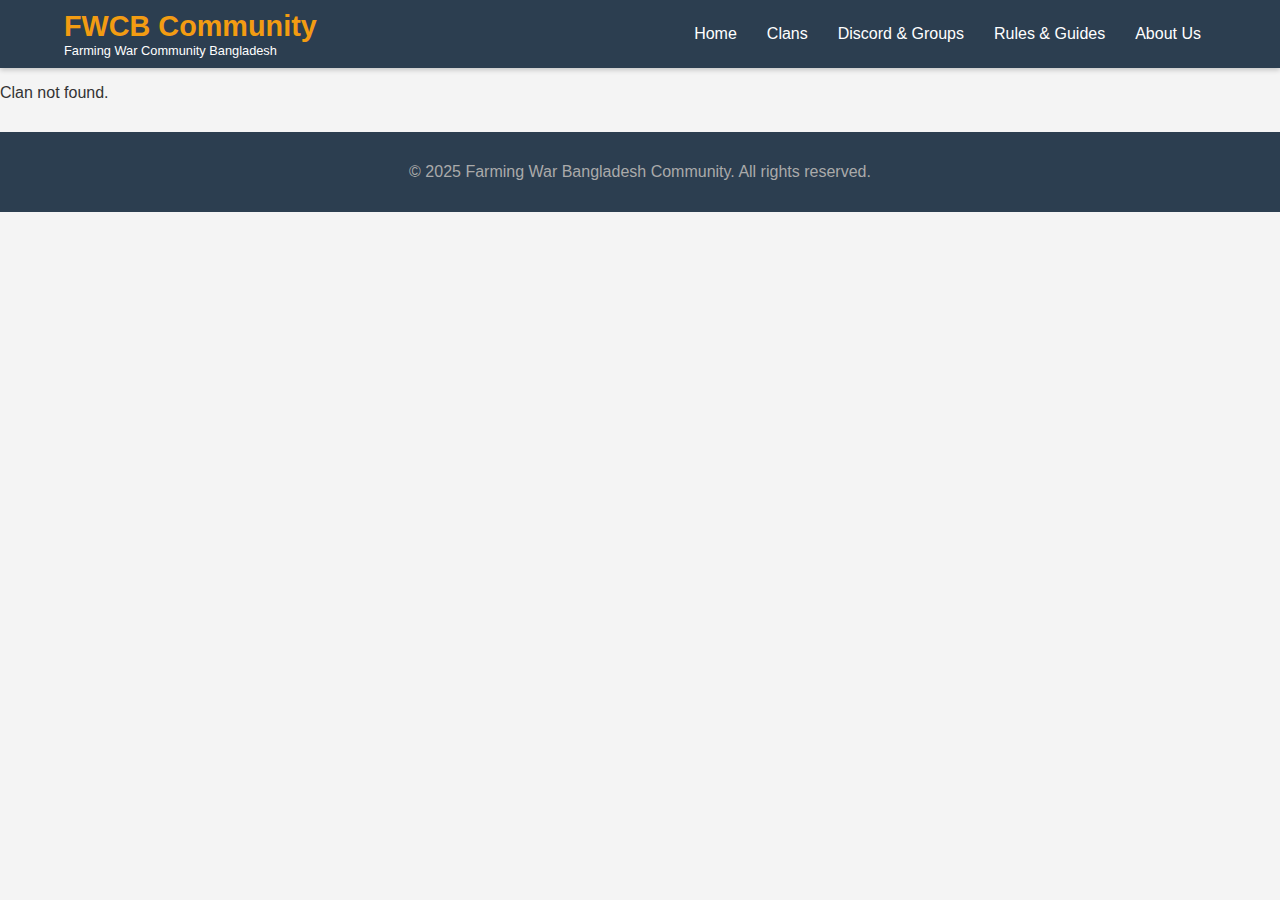
<file: details.html>
<!DOCTYPE html>
<html lang="bn">
<head>
    <meta charset="UTF-8">
    <meta name="viewport" content="width=device-width, initial-scale=1.0">
    <title>Clan Details</title>
    <link rel="stylesheet" href="styles.css">
</head>
<body>
    <header>
        <div class="logo">
            <h1>FWCB Community</h1>
            <p>Farming War Community Bangladesh</p>
        </div>
        <button class="mobile-menu-toggle" id="mobile-menu-toggle">
            <span></span>
            <span></span>
            <span></span>
        </button>
        <nav class="nav-menu" id="nav-menu">
            <ul>
                <li><a href="index.html">Home</a></li>
                <li><a href="index.html#clans">Clans</a></li>
                <li><a href="discord.html">Discord & Groups</a></li>
                <li><a href="rules.html">Rules & Guides</a></li>
                <li><a href="index.html#about">About Us</a></li>
            </ul>
        </nav>
    </header>
    
    <!-- Home Button -->
    <a href="index.html" class="home-button">
        <span class="home-icon">🏠</span>
        <span class="home-text">Home</span>
    </a>
    
    <main>
        <section id="clan-details">
            <div id="clan-details-content">
                <p>Loading...</p>
            </div>
        </section>
    </main>
    <footer>
        <p>&copy; 2025 Farming War Bangladesh Community. All rights reserved.</p>
    </footer>
    <script src="details.js"></script>
    <script>
        // Mobile Menu Toggle Functionality
        const mobileMenuToggle = document.getElementById('mobile-menu-toggle');
        const navMenu = document.getElementById('nav-menu');
        
        if (mobileMenuToggle && navMenu) {
            mobileMenuToggle.addEventListener('click', function() {
                mobileMenuToggle.classList.toggle('active');
                navMenu.classList.toggle('active');
            });
            
            // Close menu when clicking on a link
            const navLinks = navMenu.querySelectorAll('a');
            navLinks.forEach(link => {
                link.addEventListener('click', function() {
                    mobileMenuToggle.classList.remove('active');
                    navMenu.classList.remove('active');
                });
            });
            
            // Close menu when clicking outside
            document.addEventListener('click', function(event) {
                if (!mobileMenuToggle.contains(event.target) && !navMenu.contains(event.target)) {
                    mobileMenuToggle.classList.remove('active');
                    navMenu.classList.remove('active');
                }
            });
        }
        
        // Home Button Scroll Detection
        const homeButton = document.querySelector('.home-button');
        
        function handleScroll() {
            const scrollTop = window.pageYOffset || document.documentElement.scrollTop;
            
            // Show home button when scrolled down more than 100px
            if (scrollTop > 100) {
                homeButton.classList.add('show');
            } else {
                homeButton.classList.remove('show');
            }
        }
        
        // Add scroll event listener
        window.addEventListener('scroll', handleScroll);
        
        // Check initial scroll position
        handleScroll();
    </script>
</body>
</html>
</file>
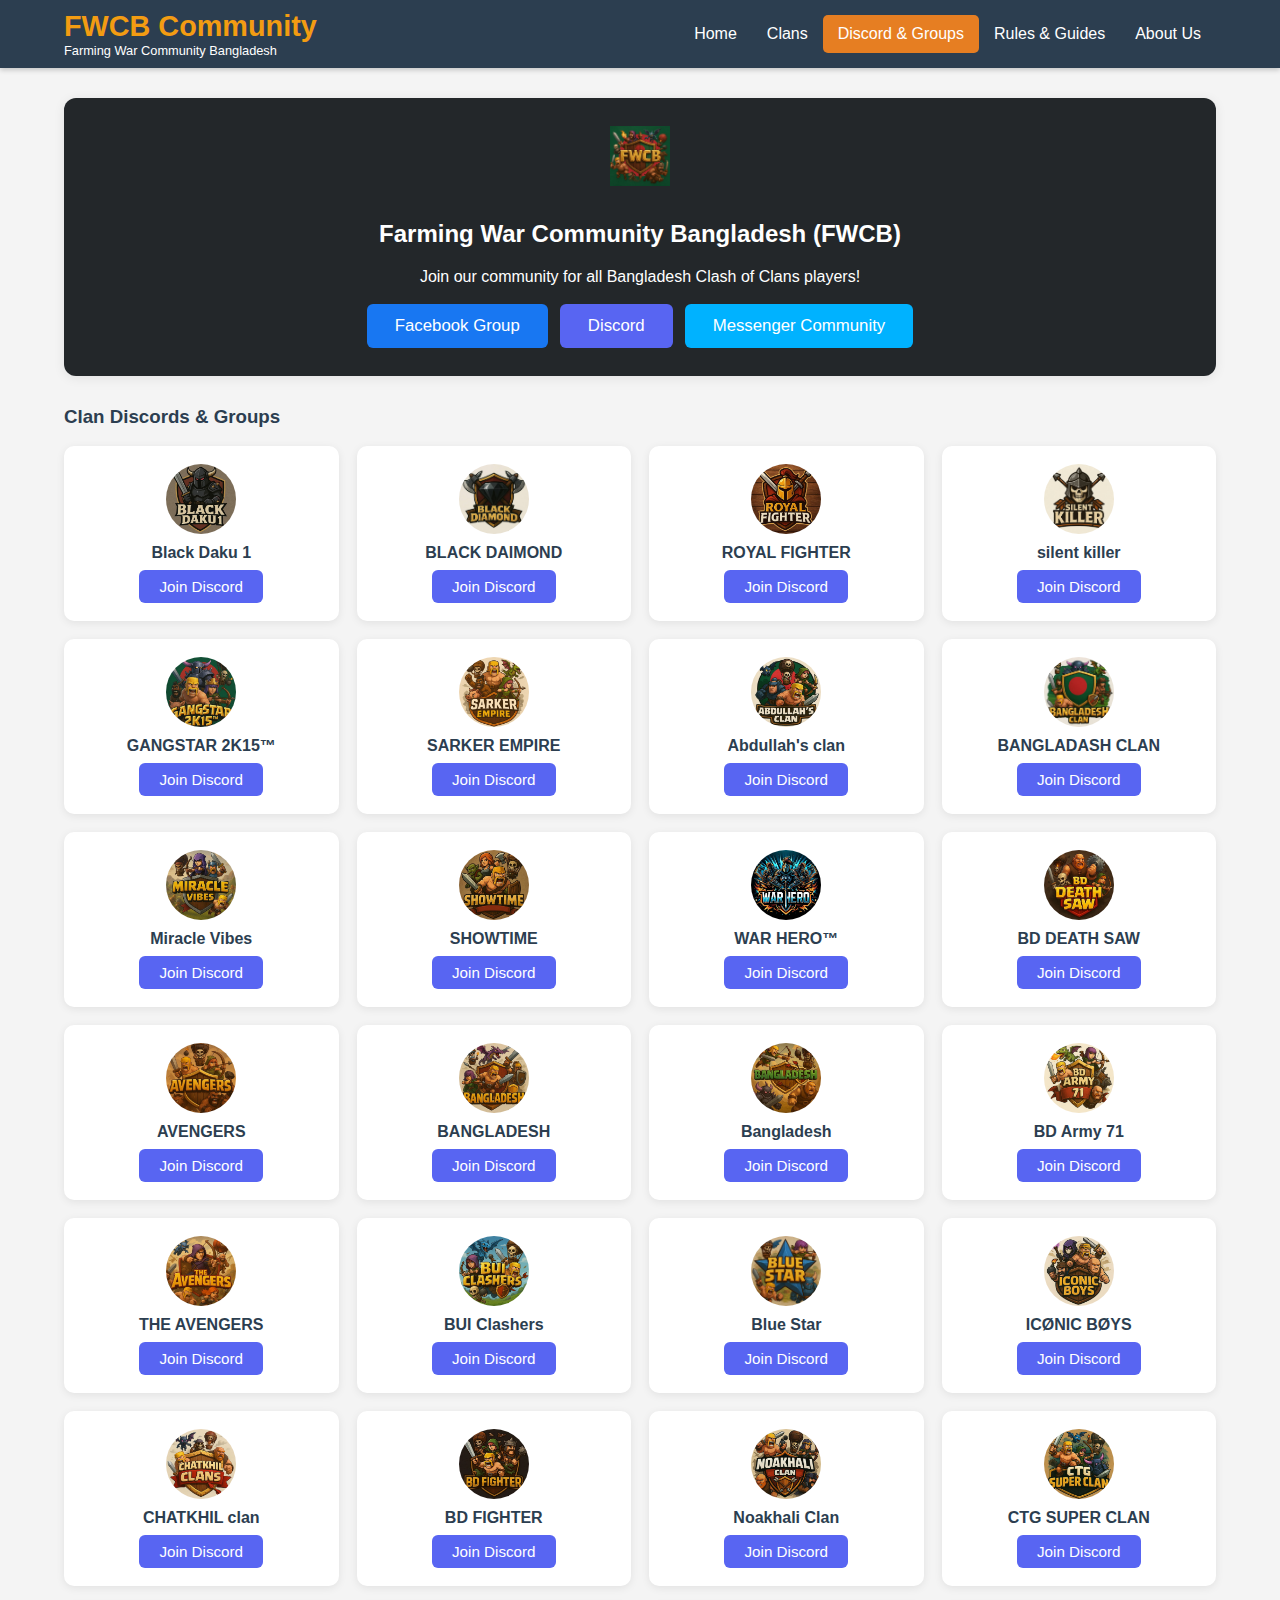
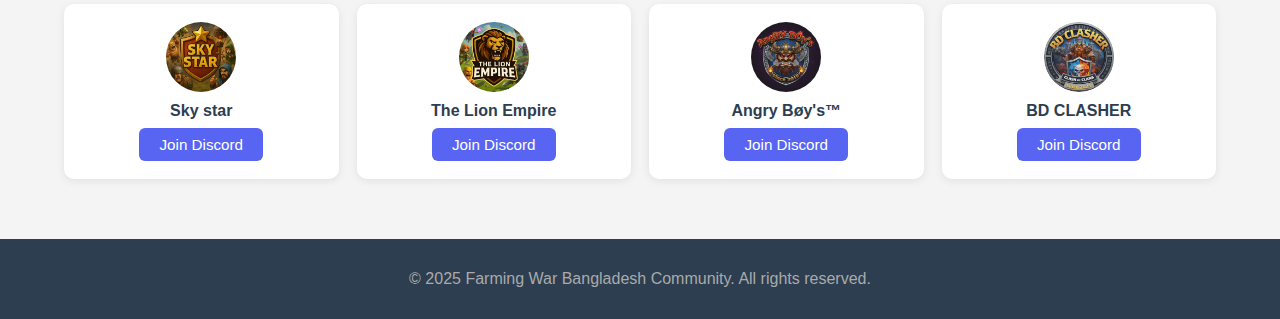
<file: discord.html>
<!DOCTYPE html>
<html lang="bn">
<head>
    <meta charset="UTF-8">
    <meta name="viewport" content="width=device-width, initial-scale=1.0">
    <title>FWCB Discord & Clans</title>
    <link rel="stylesheet" href="styles.css">
    <style>
        .discord-box {
            background: #23272a;
            color: #fff;
            border-radius: 12px;
            box-shadow: 0 2px 12px rgba(0,0,0,0.08);
            padding: 28px 20px;
            text-align: center;
            margin-bottom: 30px;
        }
        .discord-box img {
            width: 60px;
            margin-bottom: 10px;
        }
        .btn-group {
            display: flex;
            justify-content: center;
            flex-wrap: wrap;
            gap: 12px;
            margin-top: 18px;
        }
        .join-btn {
            display: inline-block;
            padding: 12px 28px;
            border-radius: 6px;
            font-size: 1.05em;
            cursor: pointer;
            transition: background 0.2s;
            text-decoration: none;
            color: #fff;
            font-weight: 500;
        }
        .discord-join-btn {
            background: #5865F2;
        }
        .discord-join-btn:hover {
            background: #4752c4;
        }
        .facebook-join-btn {
            background: #1877F2;
        }
        .facebook-join-btn:hover {
            background: #145dbf;
        }
        .messenger-join-btn {
            background: #00B2FF;
        }
        .messenger-join-btn:hover {
            background: #008ecc;
        }
        .clan-discord-grid {
            display: grid;
            grid-template-columns: repeat(auto-fit, minmax(220px, 1fr));
            gap: 18px;
        }
        .clan-discord-card {
            background: #fff;
            border-radius: 10px;
            box-shadow: 0 2px 8px rgba(0,0,0,0.08);
            padding: 18px 10px;
            text-align: center;
        }
        
        
        .clan-discord-name {
            font-weight: bold;
            color: #2c3e50;
            margin-bottom: 8px;
        }

        .clan-discord-logo {
        width: 70px;
        height: 70px;
        border-radius: 50%;
        background-size: cover;
        background-position: center;
        margin: 0 auto 10px;
        background-color: #ccc;
         }

        .clan-discord-card .join-btn {
         padding: 8px 20px;
         font-size: 0.95em;
}



    </style>
</head>
<body>
    <header>
        <div class="logo">
            <h1>FWCB Community</h1>
            <p>Farming War Community Bangladesh</p>
        </div>
        <button class="mobile-menu-toggle" id="mobile-menu-toggle">
            <span></span>
            <span></span>
            <span></span>
        </button>
        <nav class="nav-menu" id="nav-menu">
            <ul>
                <li><a href="index.html">Home</a></li>
                <li><a href="index.html#clans">Clans</a></li>
                <li><a href="discord.html" class="active">Discord & Groups</a></li>
                <li><a href="rules.html">Rules & Guides</a></li>
                <li><a href="index.html#about">About Us</a></li>
            </ul>
        </nav>
    </header>
    
    <!-- Home Button -->
    <a href="index.html" class="home-button">
        <span class="home-icon">🏠</span>
        <span class="home-text">Home</span>
    </a>
    
    <main>
        <section style="padding: 30px 5%;">
            <!-- FWCB Main Box -->
            <div class="discord-box">
                <img src="images/fwcb copy.jpeg" alt="FWCB">
                <h2>Farming War Community Bangladesh (FWCB)</h2>
                <p>Join our community for all Bangladesh Clash of Clans players!</p>
                <div class="btn-group">
                    <a href="https://www.facebook.com/share/g/19ysq1u8rf/" target="_blank" class="join-btn facebook-join-btn">Facebook Group</a>
                    <a href="https://discord.gg/QEGMb9Xs" target="_blank" class="join-btn discord-join-btn">Discord</a>
                    <a href="https://m.me/cm/AbYRDF6fu0spC2-g/?send_source=cm%3Acopy_invite_link" target="_blank" class="join-btn messenger-join-btn">Messenger Community</a>
                </div>
            </div>

            <!-- All Clan Discords -->
            <h3 style="color:#2c3e50;margin-bottom:18px;">Clan Discords & Groups</h3>
            <div class="clan-discord-grid" id="clan-discord-list">
                <!-- Clan boxes will be loaded here -->
            </div>
        </section>
    </main>
    <footer>
        <p>&copy; 2025 Farming War Bangladesh Community. All rights reserved.</p>
    </footer>
    <script>
        const clansData = [
            {name:"Black Daku 1",logo:"blackdaku1.jpeg",discord:"https://discord.gg/yourclan1"},
            {name:"BLACK DAIMOND",logo:"blackdiamond.jpeg",discord:"https://discord.gg/yourclan2"},
            {name:"ROYAL FIGHTER",logo:"royalfighter.jpeg",discord:"https://discord.gg/yourclan3"},
            {name:"silent killer",logo:"silentkiller.jpeg",discord:"https://discord.gg/silentkiller"},
            {name:"GANGSTAR 2K15™",logo:"gangstar.jpeg",discord:"https://discord.gg/gangstar"},
            {name:"SARKER EMPIRE",logo:"sarkerempire.jpeg",discord:"https://discord.gg/sarkerempire"},
            {name:"Abdullah's clan",logo:"abdullahsclan.jpeg",discord:"https://discord.gg/abdullahsclan"},
            {name:"BANGLADASH CLAN",logo:"bangladeshclan.jpeg",discord:"https://discord.gg/bangladeshclan"},
            {name:"Miracle Vibes",logo:"miraclevibes.jpeg",discord:"https://discord.gg/miraclevibes"},
            {name:"SHOWTIME",logo:"showtime.jpeg",discord:"https://discord.gg/showtime"},
            {name:"WAR HERO™",logo:"warhero.jpg",discord:"https://discord.gg/warhero"},
            {name:"BD DEATH SAW",logo:"bddeathsaw.jpeg",discord:"https://discord.gg/bddeathsaw"},
            {name:"AVENGERS",logo:"AVENGERS.jpeg",discord:"https://discord.gg/avengers"},
            {name:"BANGLADESH",logo:"bangladesh.jpeg",discord:"https://discord.gg/bangladesh"},
            {name:"Bangladesh",logo:"Bangladesh (2).jpeg",discord:"https://discord.gg/bangladesh2"},
            {name:"BD Army 71",logo:"bdarmy71.jpeg",discord:"https://discord.gg/bdarmy71"},
            {name:"THE AVENGERS",logo:"theavengers.jpeg",discord:"https://discord.gg/theavengers"},
            {name:"BUI Clashers",logo:"buiclasher.jpeg",discord:"https://discord.gg/buiclashers"},
            {name:"Blue Star",logo:"bluestar.jpeg",discord:"https://discord.gg/bluestar"},
            {name:"ICØNIC BØYS",logo:"iconicboys.jpeg",discord:"https://discord.gg/iconicboys"},
            {name:"CHATKHIL clan",logo:"chatkhilclan.jpeg",discord:"https://discord.gg/chatkhil"},
            {name:"BD FIGHTER",logo:"bdfighter.jpeg",discord:"https://discord.gg/bdfighter"},
            {name:"Noakhali Clan",logo:"noakhaliclan.jpeg",discord:"https://discord.gg/noakhali"},
            {name:"CTG SUPER CLAN",logo:"ctgsuperclan.jpeg",discord:"https://discord.gg/ctgsuperclan"},
            {name:"Sky star",logo:"skystar.jpeg",discord:"https://discord.gg/skystar"},
            {name:"The Lion Empire",logo:"thelionempire.jpeg",discord:"https://discord.gg/thelionempire"},
            {name:"Angry Bøy's™",logo:"angryboys.jpeg",discord:"https://discord.gg/angryboys"},
            {name:"BD CLASHER",logo:"bdclasher.jpg",discord:"https://discord.gg/bdclasher"}
        ];

        const clanList = document.getElementById('clan-discord-list');
        clanList.innerHTML = clansData.map(clan => `
            <div class="clan-discord-card">
                <div class="clan-discord-logo" style="background-image:url('images/${clan.logo}')"></div>
                <div class="clan-discord-name">${clan.name}</div>
                <a href="${clan.discord}" target="_blank" class="join-btn discord-join-btn">Join Discord</a>
            </div>
        `).join('');

        // Mobile Menu Toggle Functionality
        const mobileMenuToggle = document.getElementById('mobile-menu-toggle');
        const navMenu = document.getElementById('nav-menu');
        
        if (mobileMenuToggle && navMenu) {
            mobileMenuToggle.addEventListener('click', function() {
                mobileMenuToggle.classList.toggle('active');
                navMenu.classList.toggle('active');
            });
            
            // Close menu when clicking on a link
            const navLinks = navMenu.querySelectorAll('a');
            navLinks.forEach(link => {
                link.addEventListener('click', function() {
                    mobileMenuToggle.classList.remove('active');
                    navMenu.classList.remove('active');
                });
            });
            
            // Close menu when clicking outside
            document.addEventListener('click', function(event) {
                if (!mobileMenuToggle.contains(event.target) && !navMenu.contains(event.target)) {
                    mobileMenuToggle.classList.remove('active');
                    navMenu.classList.remove('active');
                }
            });
        }
        
        // Home Button Scroll Detection
        const homeButton = document.querySelector('.home-button');
        
        function handleScroll() {
            const scrollTop = window.pageYOffset || document.documentElement.scrollTop;
            
            // Show home button when scrolled down more than 100px
            if (scrollTop > 100) {
                homeButton.classList.add('show');
            } else {
                homeButton.classList.remove('show');
            }
        }
        
        // Add scroll event listener
        window.addEventListener('scroll', handleScroll);
        
        // Check initial scroll position
        handleScroll();
    </script>
</body>
</html>
</file>
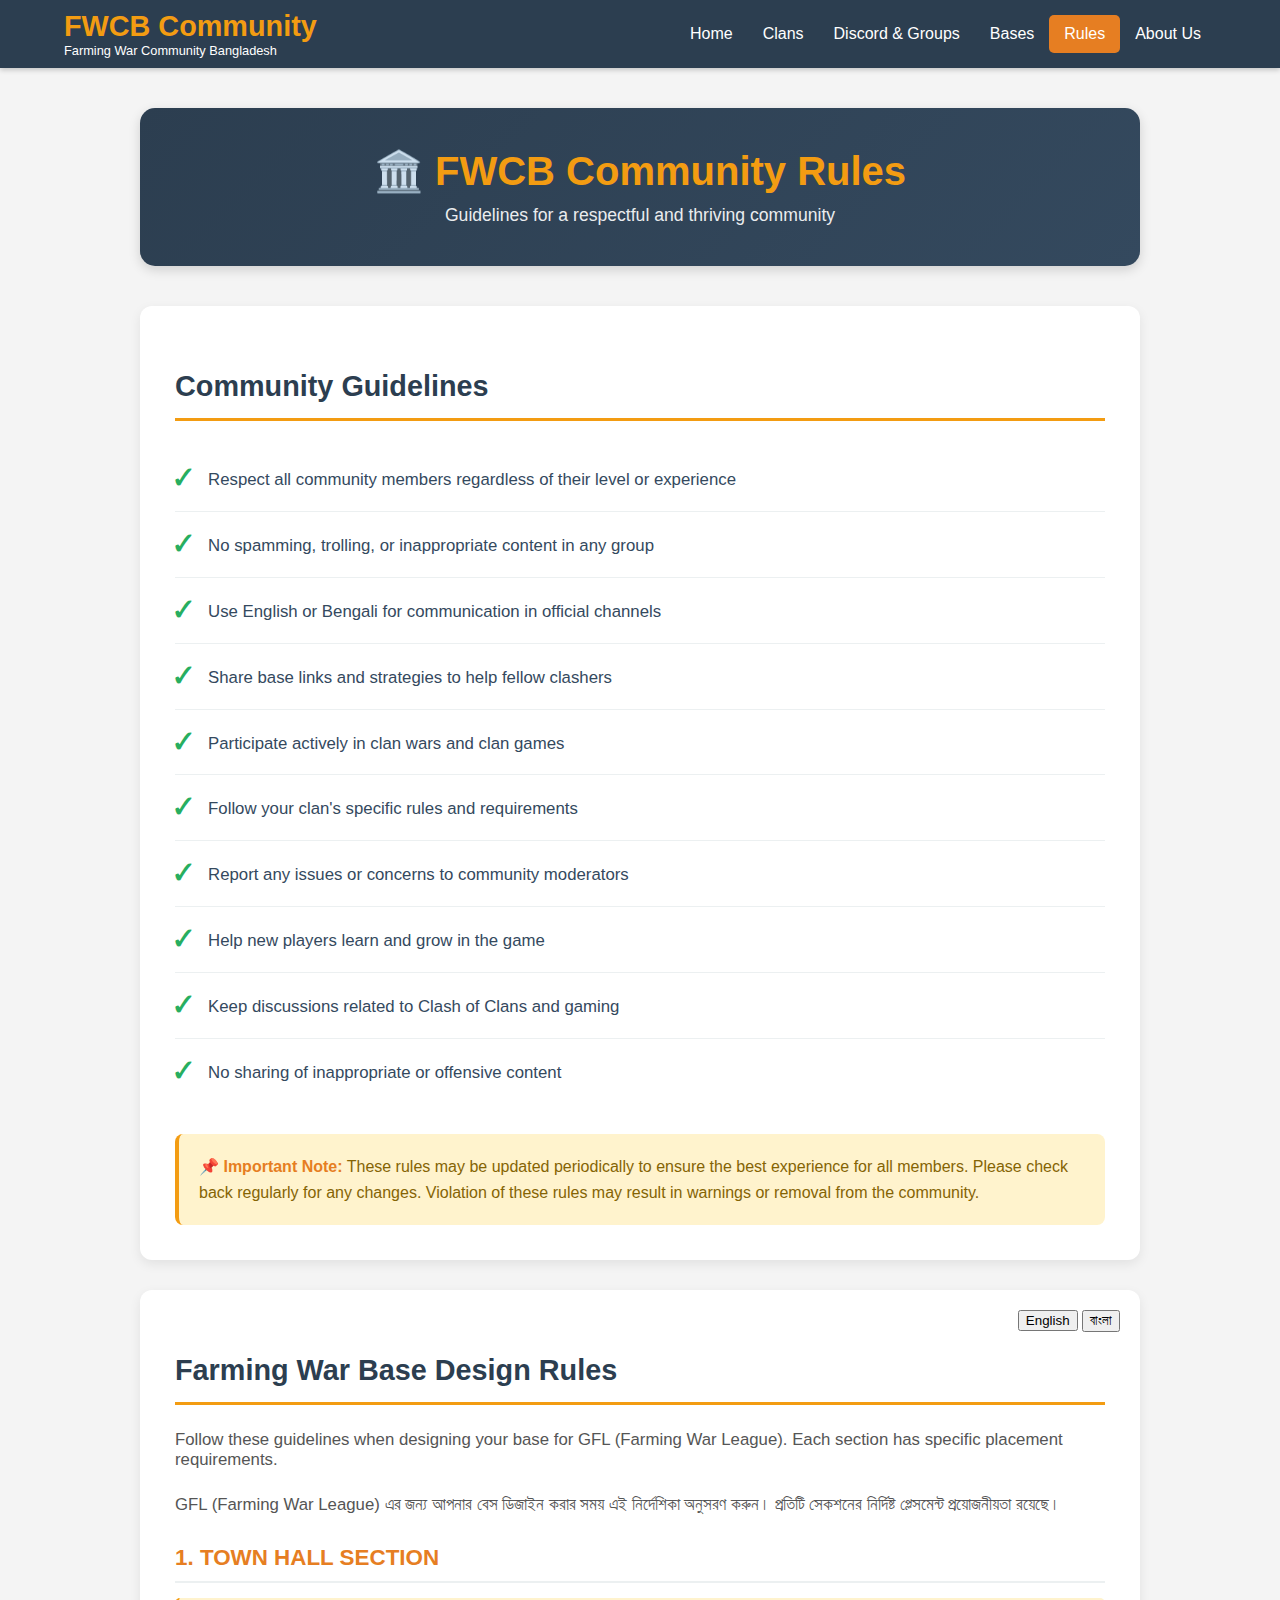
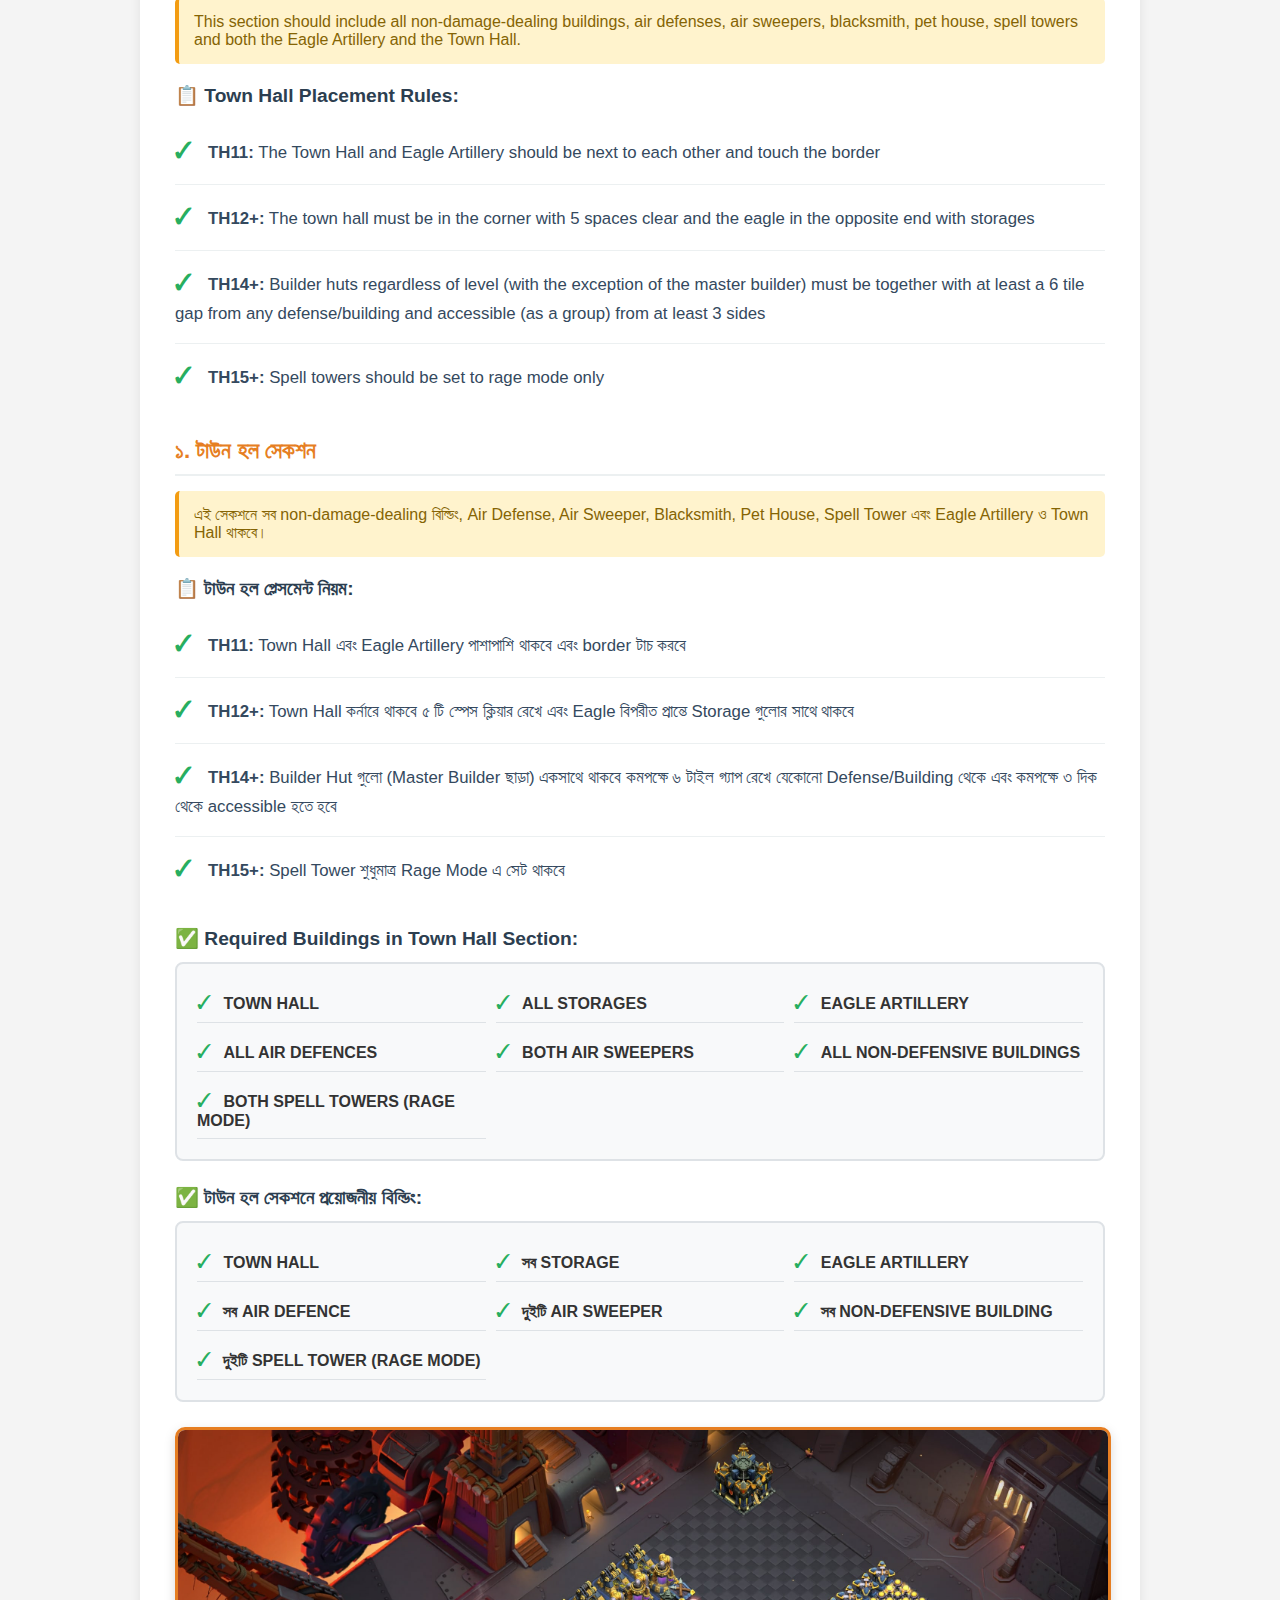
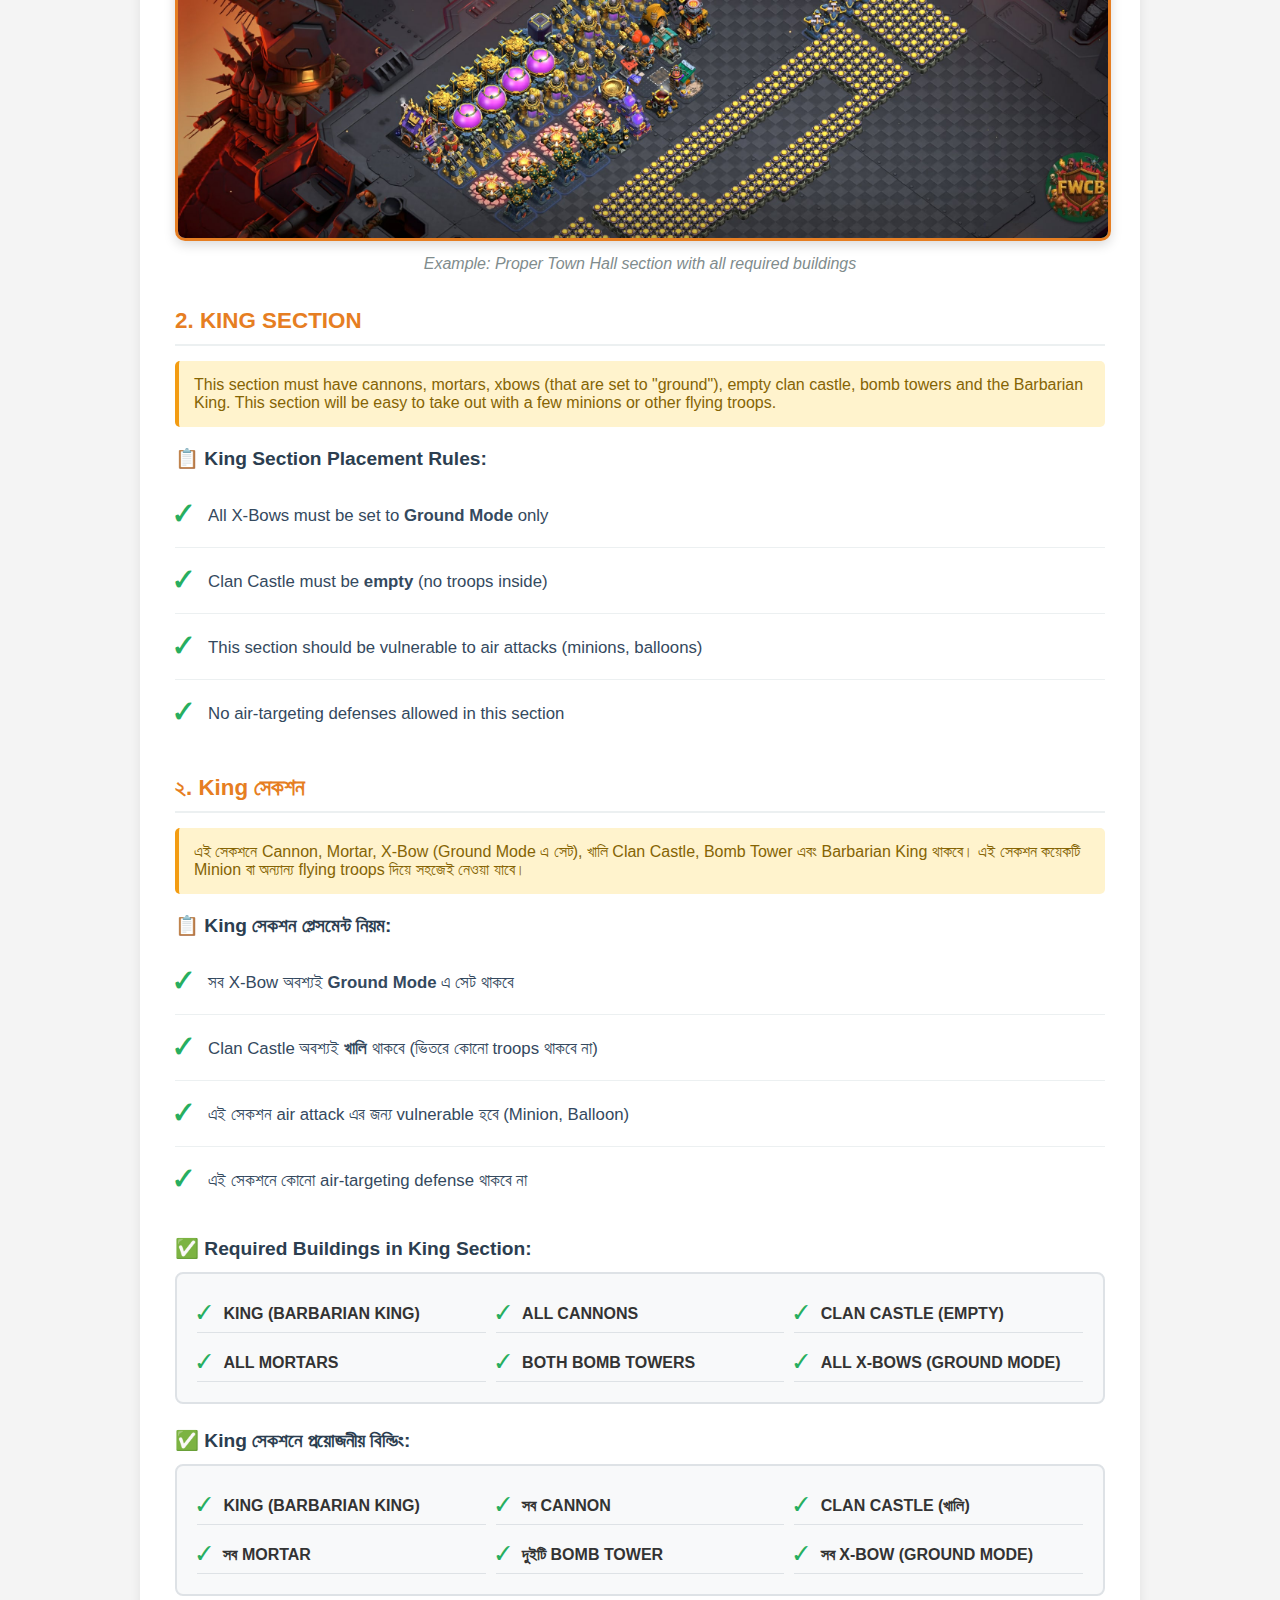
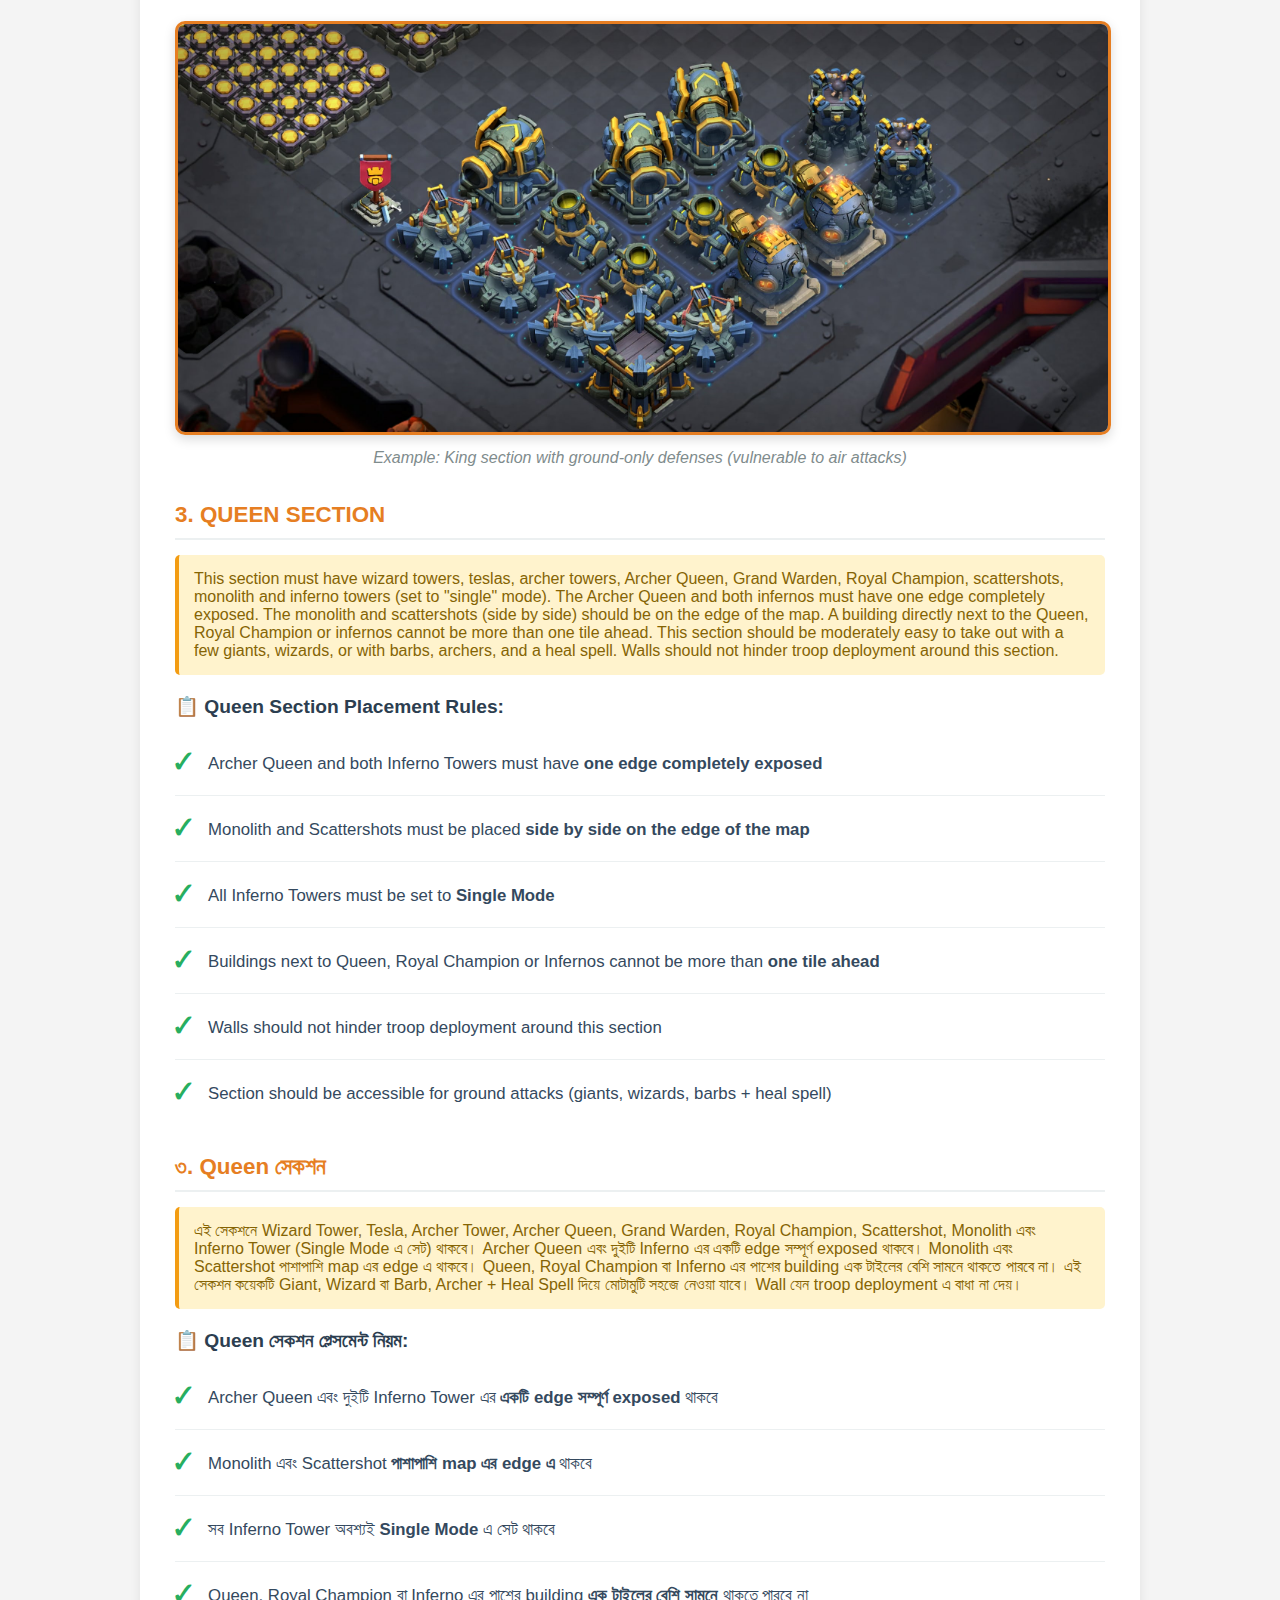
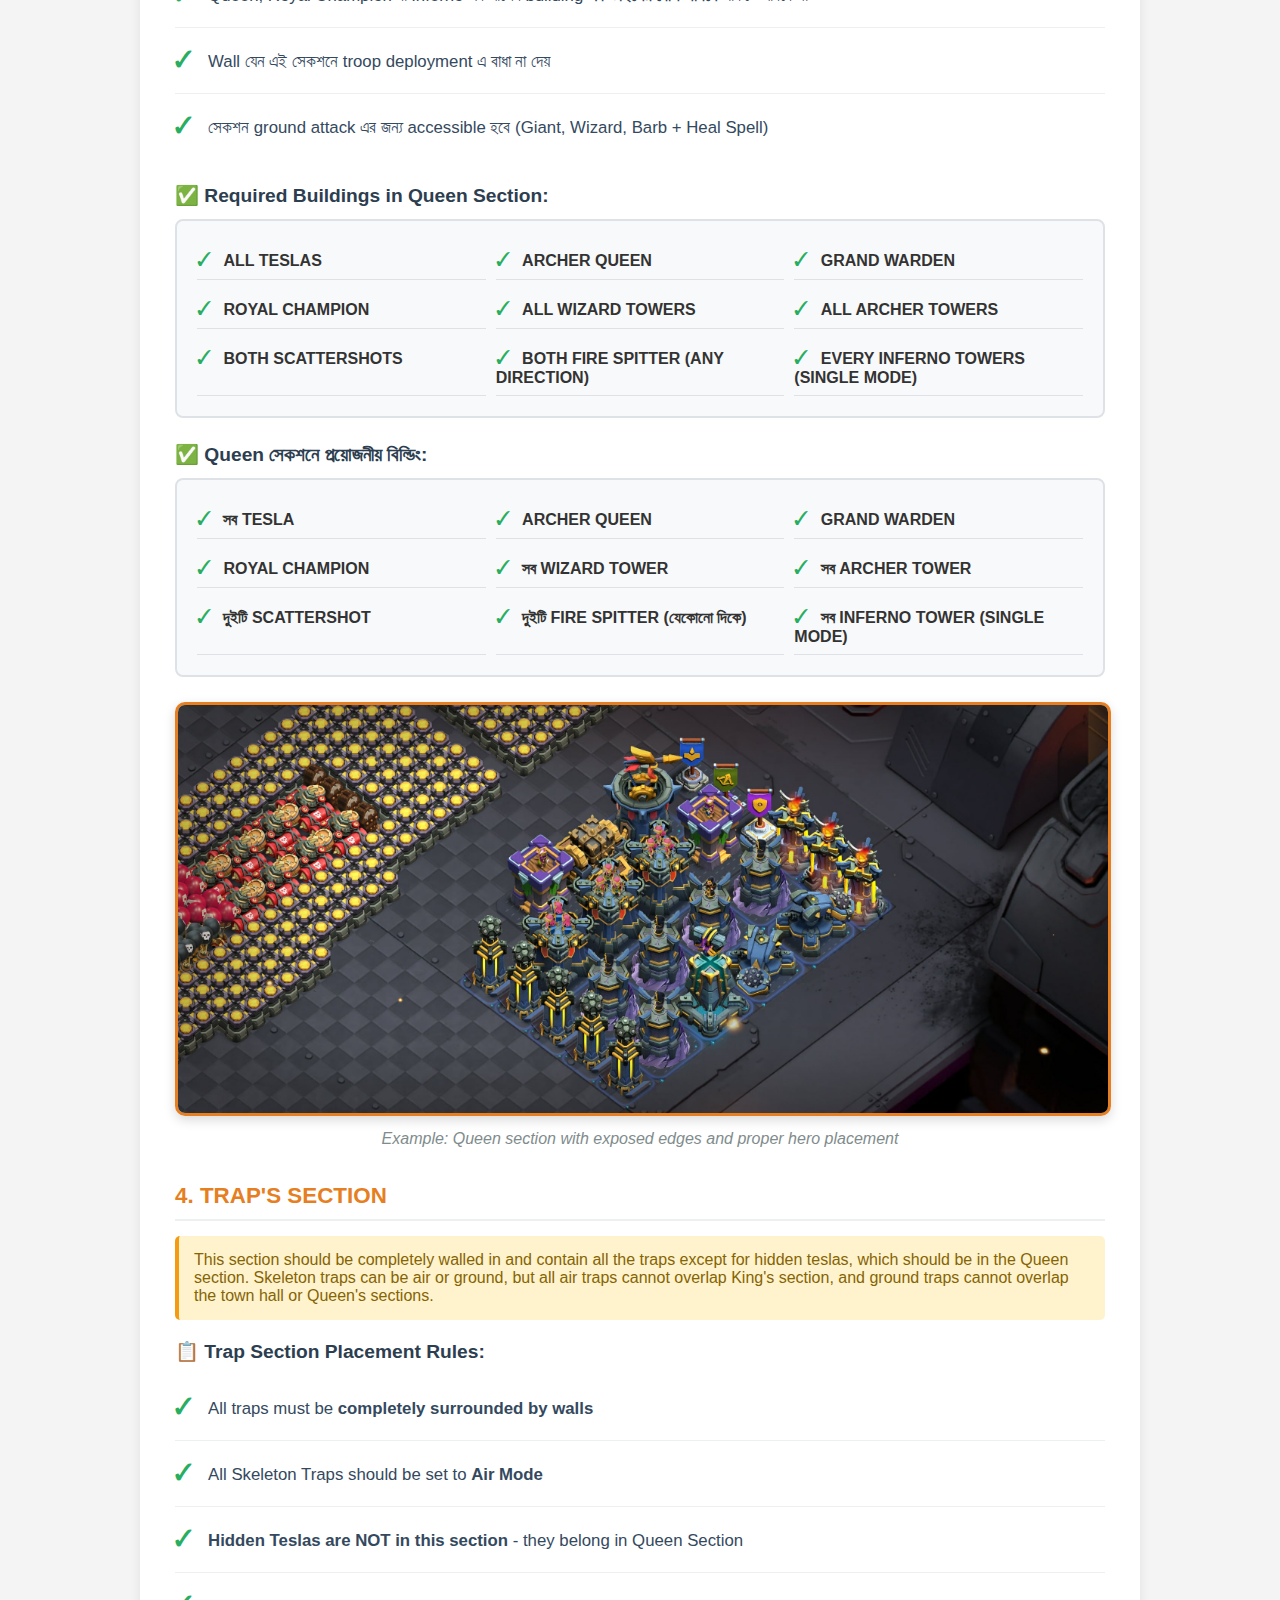
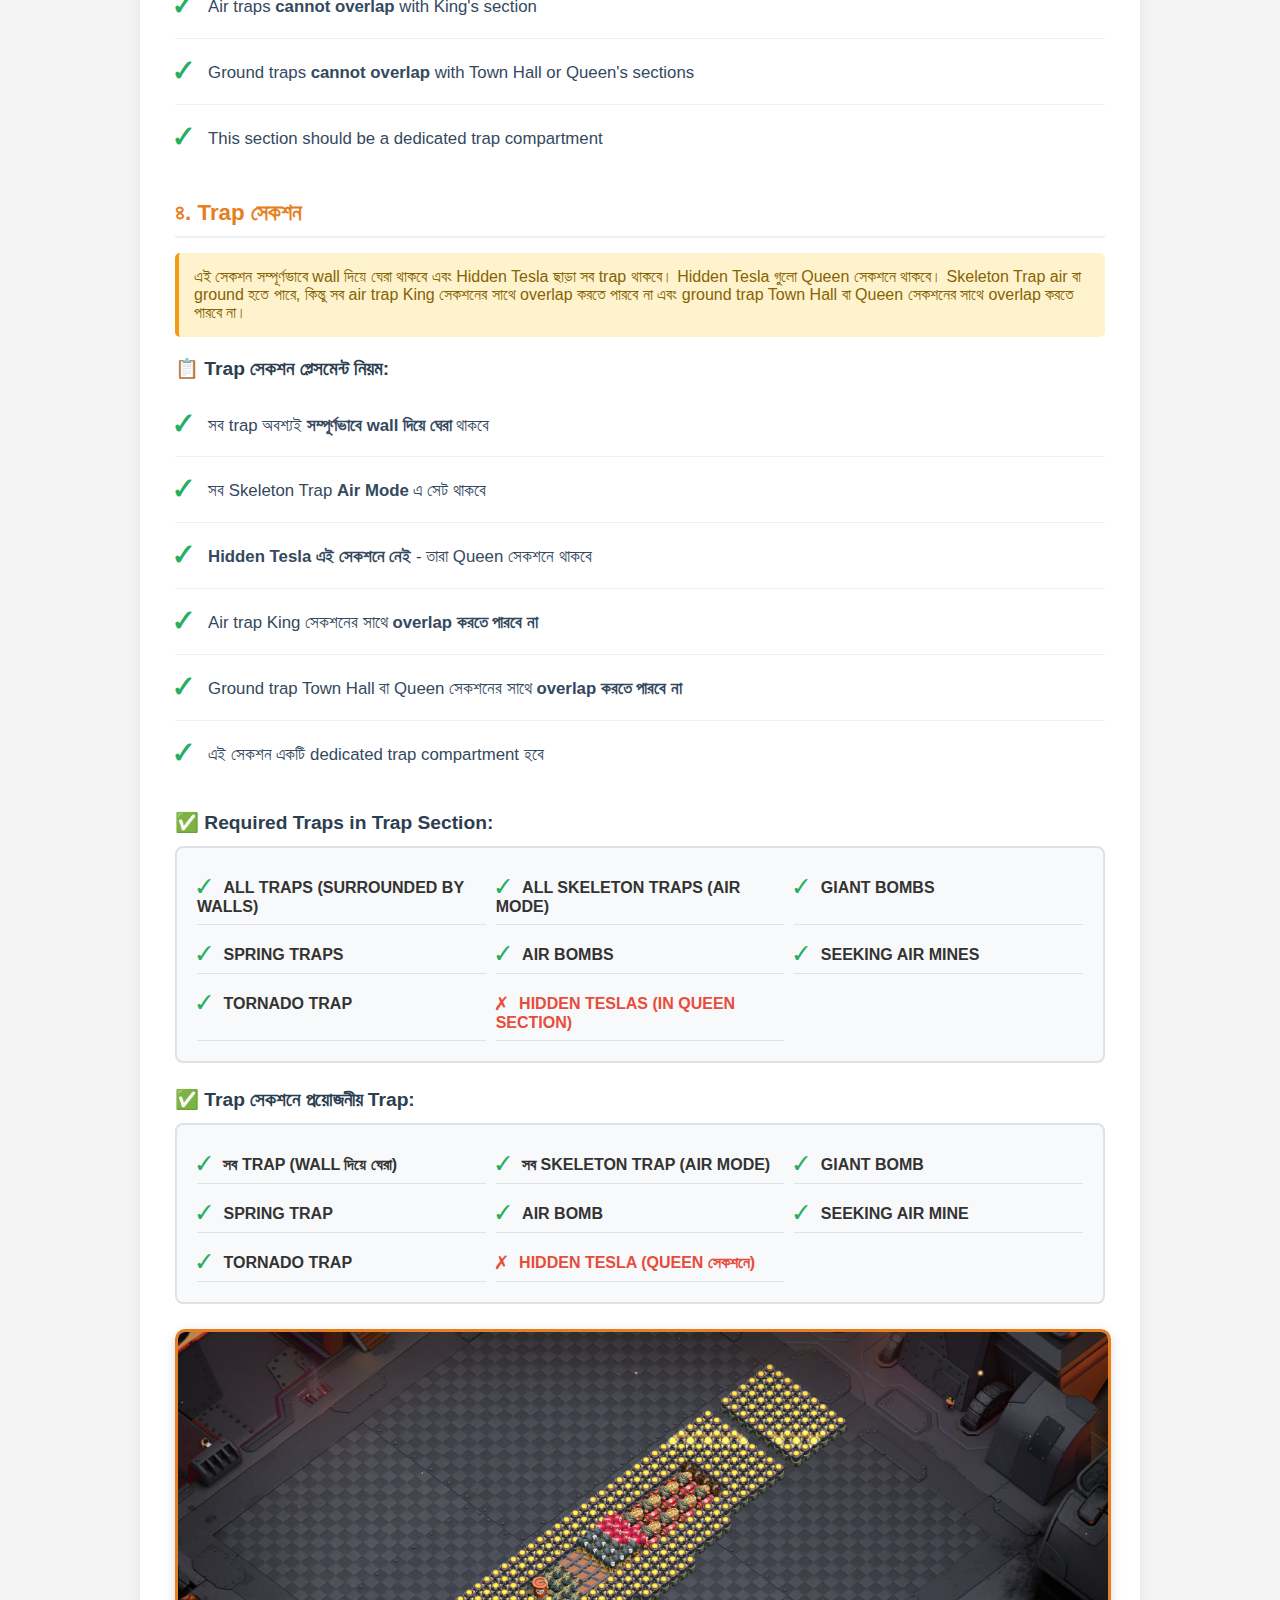
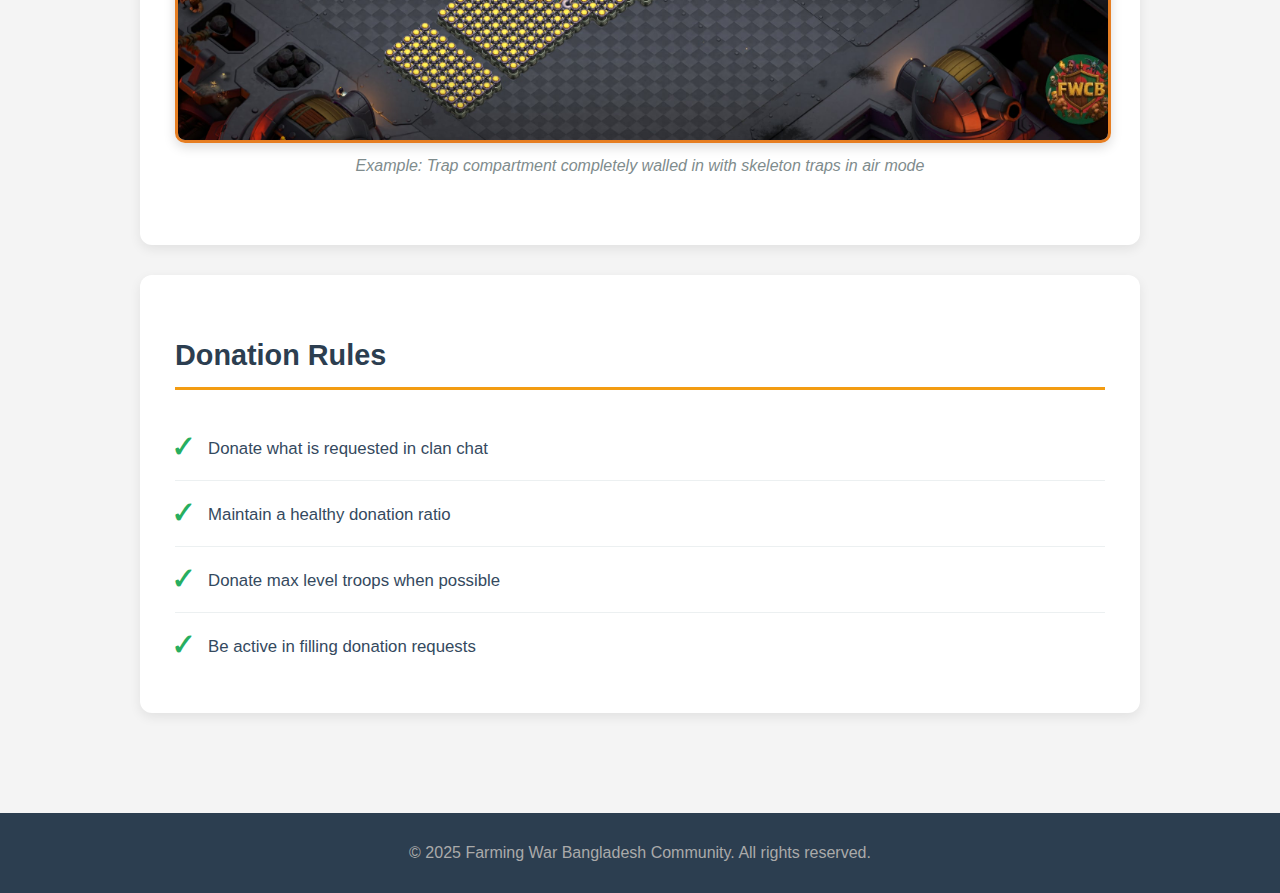
<file: rules.html>
<!DOCTYPE html>
<html lang="bn">
<head>
    <meta charset="UTF-8">
    <meta name="viewport" content="width=device-width, initial-scale=1.0">
    <title>FWCB Community Rules</title>
    <link rel="stylesheet" href="styles.css">
    <style>
        .rules-container {
            max-width: 1000px;
            margin: 0 auto;
            padding: 40px 5%;
        }
        
        .rules-header {
            background: linear-gradient(135deg, #2c3e50, #34495e);
            color: white;
            padding: 40px 30px;
            border-radius: 15px;
            text-align: center;
            margin-bottom: 40px;
            box-shadow: 0 4px 12px rgba(0,0,0,0.15);
        }
        
        .rules-header h2 {
            margin: 0 0 10px 0;
            font-size: 2.5em;
            color: #f39c12;
        }
        
        .rules-header p {
            margin: 0;
            font-size: 1.1em;
            opacity: 0.9;
        }
        
        .rules-section {
            background: white;
            padding: 35px;
            border-radius: 12px;
            box-shadow: 0 4px 12px rgba(0,0,0,0.08);
            margin-bottom: 30px;
        }
        
        .rules-section h3 {
            color: #2c3e50;
            font-size: 1.8em;
            margin-bottom: 25px;
            padding-bottom: 15px;
            border-bottom: 3px solid #f39c12;
        }
        
        .rules-list {
            list-style: none;
            padding: 0;
            margin: 0;
        }
        
        .rules-list li {
            padding: 15px 0;
            border-bottom: 1px solid #ecf0f1;
            font-size: 1.05em;
            line-height: 1.6;
            color: #34495e;
        }
        
        .rules-list li:last-child {
            border-bottom: none;
        }
        
        .rules-list li:before {
            content: "✓ ";
            color: #27ae60;
            font-weight: bold;
            font-size: 1.3em;
            margin-right: 10px;
        }
        
        .rules-note {
            background: #fff3cd;
            border-left: 4px solid #f39c12;
            padding: 20px;
            border-radius: 8px;
            margin-top: 30px;
        }
        
        .rules-note strong {
            color: #e67e22;
        }
        
        .rules-note p {
            margin: 0;
            color: #856404;
            line-height: 1.6;
        }
        
        /* Mobile Responsive */
        @media (max-width: 768px) {
            .rules-container {
                padding: 20px 5%;
            }
            
            .rules-header {
                padding: 30px 20px;
            }
            
            .rules-header h2 {
                font-size: 2em;
            }
            
            .rules-section {
                padding: 25px 20px;
            }
            
            .rules-section h3 {
                font-size: 1.5em;
            }
            
            .rules-list li {
                padding: 12px 0;
                font-size: 1em;
            }
            
            .language-switch {
                top: 15px !important;
                right: 15px !important;
            }
        }
        
        @media (max-width: 480px) {
            .rules-header h2 {
                font-size: 1.6em;
            }
            
            .rules-header p {
                font-size: 0.95em;
            }
            
            .rules-section {
                padding: 20px 15px;
            }
            
            .rules-section h3 {
                font-size: 1.3em;
                padding-right: 120px;
            }
            
            .language-switch {
                top: 15px !important;
                right: 10px !important;
            }
        }
    </style>
</head>
<body>
    <header>
        <div class="logo">
            <h1>FWCB Community</h1>
            <p>Farming War Community Bangladesh</p>
        </div>
        <button class="mobile-menu-toggle" id="mobile-menu-toggle">
            <span></span>
            <span></span>
            <span></span>
        </button>
        <nav class="nav-menu" id="nav-menu">
            <ul>
                <li><a href="index.html">Home</a></li>
                <li><a href="index.html#clans">Clans</a></li>
                <li><a href="discord.html">Discord & Groups</a></li>
                <li><a href="bases.html">Bases</a></li>
                <li><a href="rules.html" class="active">Rules</a></li>
                <li><a href="about.html">About Us</a></li>
            </ul>
        </nav>
    </header>
    
    <!-- Home Button -->
    <a href="index.html" class="home-button">
        <span class="home-icon">🏠</span>
        <span class="home-text">Home</span>
    </a>
    
    <main>
        <div class="rules-container">
            <div class="rules-header">
                <h2>🏛️ FWCB Community Rules</h2>
                <p>Guidelines for a respectful and thriving community</p>
            </div>
            
            <div class="rules-section">
                <h3>Community Guidelines</h3>
                <ul class="rules-list">
                    <li>Respect all community members regardless of their level or experience</li>
                    <li>No spamming, trolling, or inappropriate content in any group</li>
                    <li>Use English or Bengali for communication in official channels</li>
                    <li>Share base links and strategies to help fellow clashers</li>
                    <li>Participate actively in clan wars and clan games</li>
                    <li>Follow your clan's specific rules and requirements</li>
                    <li>Report any issues or concerns to community moderators</li>
                    <li>Help new players learn and grow in the game</li>
                    <li>Keep discussions related to Clash of Clans and gaming</li>
                    <li>No sharing of inappropriate or offensive content</li>
                </ul>
                
                <div class="rules-note">
                    <p><strong>📌 Important Note:</strong> These rules may be updated periodically to ensure the best experience for all members. Please check back regularly for any changes. Violation of these rules may result in warnings or removal from the community.</p>
                </div>
            </div>
            
            <div class="rules-section" style="position: relative;">
                <!-- Language Switch for GFL Rules -->
                <div class="language-switch" style="position: absolute; top: 20px; right: 20px;">
                    <button id="gfl-lang-en" class="lang-btn active">English</button>
                    <button id="gfl-lang-bn" class="lang-btn">বাংলা</button>
                </div>
                
                <h3>Farming War Base Design Rules</h3>
                
                <!-- English Content (Default) -->
                <div id="gfl-content-en" class="language-content active">
                    <p style="margin-bottom: 25px; color: #555; font-size: 1.05em;">Follow these guidelines when designing your base for GFL (Farming War League). Each section has specific placement requirements.</p>
                </div>
                
                <!-- Bangla Content -->
                <div id="gfl-content-bn" class="language-content">
                    <p style="margin-bottom: 25px; color: #555; font-size: 1.05em;">GFL (Farming War League) এর জন্য আপনার বেস ডিজাইন করার সময় এই নির্দেশিকা অনুসরণ করুন। প্রতিটি সেকশনের নির্দিষ্ট প্লেসমেন্ট প্রয়োজনীয়তা রয়েছে।</p>
                </div>
                
                <!-- Town Hall Section -->
                <div style="margin-bottom: 35px;">
                    <!-- English -->
                    <div id="gfl-content-en" class="language-content active">
                        <h4 style="color: #e67e22; font-size: 1.4em; margin-bottom: 15px; padding-bottom: 10px; border-bottom: 2px solid #ecf0f1;">1. TOWN HALL SECTION</h4>
                        
                        <div style="background: #fff3cd; border-left: 4px solid #f39c12; padding: 15px; border-radius: 5px; margin-bottom: 20px;">
                            <p style="margin: 0; color: #856404; font-weight: 500;">This section should include all non-damage-dealing buildings, air defenses, air sweepers, blacksmith, pet house, spell towers and both the Eagle Artillery and the Town Hall.</p>
                        </div>
                        
                        <h5 style="color: #2c3e50; font-size: 1.2em; margin: 20px 0 12px 0;">📋 Town Hall Placement Rules:</h5>
                        <ul class="rules-list">
                            <li><strong>TH11:</strong> The Town Hall and Eagle Artillery should be next to each other and touch the border</li>
                            <li><strong>TH12+:</strong> The town hall must be in the corner with 5 spaces clear and the eagle in the opposite end with storages</li>
                            <li><strong>TH14+:</strong> Builder huts regardless of level (with the exception of the master builder) must be together with at least a 6 tile gap from any defense/building and accessible (as a group) from at least 3 sides</li>
                            <li><strong>TH15+:</strong> Spell towers should be set to rage mode only</li>
                        </ul>
                    </div>
                    
                    <!-- Bangla -->
                    <div id="gfl-content-bn" class="language-content">
                        <h4 style="color: #e67e22; font-size: 1.4em; margin-bottom: 15px; padding-bottom: 10px; border-bottom: 2px solid #ecf0f1;">১. টাউন হল সেকশন</h4>
                        
                        <div style="background: #fff3cd; border-left: 4px solid #f39c12; padding: 15px; border-radius: 5px; margin-bottom: 20px;">
                            <p style="margin: 0; color: #856404; font-weight: 500;">এই সেকশনে সব non-damage-dealing বিল্ডিং, Air Defense, Air Sweeper, Blacksmith, Pet House, Spell Tower এবং Eagle Artillery ও Town Hall থাকবে।</p>
                        </div>
                        
                        <h5 style="color: #2c3e50; font-size: 1.2em; margin: 20px 0 12px 0;">📋 টাউন হল প্লেসমেন্ট নিয়ম:</h5>
                        <ul class="rules-list">
                            <li><strong>TH11:</strong> Town Hall এবং Eagle Artillery পাশাপাশি থাকবে এবং border টাচ করবে</li>
                            <li><strong>TH12+:</strong> Town Hall কর্নারে থাকবে ৫ টি স্পেস ক্লিয়ার রেখে এবং Eagle বিপরীত প্রান্তে Storage গুলোর সাথে থাকবে</li>
                            <li><strong>TH14+:</strong> Builder Hut গুলো (Master Builder ছাড়া) একসাথে থাকবে কমপক্ষে ৬ টাইল গ্যাপ রেখে যেকোনো Defense/Building থেকে এবং কমপক্ষে ৩ দিক থেকে accessible হতে হবে</li>
                            <li><strong>TH15+:</strong> Spell Tower শুধুমাত্র Rage Mode এ সেট থাকবে</li>
                        </ul>
                    </div>
                    
                    <!-- English Checklist -->
                    <div id="gfl-content-en" class="language-content active">
                        <h5 style="color: #2c3e50; font-size: 1.2em; margin: 25px 0 12px 0;">✅ Required Buildings in Town Hall Section:</h5>
                        <div style="background: #f8f9fa; padding: 20px; border-radius: 8px; border: 2px solid #dee2e6;">
                            <ul style="list-style: none; padding: 0; margin: 0; display: grid; grid-template-columns: repeat(auto-fit, minmax(250px, 1fr)); gap: 10px;">
                                <li style="padding: 8px 0; border-bottom: 1px solid #dee2e6;">
                                    <span style="color: #27ae60; font-size: 1.2em; margin-right: 8px;">✓</span>
                                    <strong>TOWN HALL</strong>
                                </li>
                                <li style="padding: 8px 0; border-bottom: 1px solid #dee2e6;">
                                    <span style="color: #27ae60; font-size: 1.2em; margin-right: 8px;">✓</span>
                                    <strong>ALL STORAGES</strong>
                                </li>
                                <li style="padding: 8px 0; border-bottom: 1px solid #dee2e6;">
                                    <span style="color: #27ae60; font-size: 1.2em; margin-right: 8px;">✓</span>
                                    <strong>EAGLE ARTILLERY</strong>
                                </li>
                                <li style="padding: 8px 0; border-bottom: 1px solid #dee2e6;">
                                    <span style="color: #27ae60; font-size: 1.2em; margin-right: 8px;">✓</span>
                                    <strong>ALL AIR DEFENCES</strong>
                                </li>
                                <li style="padding: 8px 0; border-bottom: 1px solid #dee2e6;">
                                    <span style="color: #27ae60; font-size: 1.2em; margin-right: 8px;">✓</span>
                                    <strong>BOTH AIR SWEEPERS</strong>
                                </li>
                                <li style="padding: 8px 0; border-bottom: 1px solid #dee2e6;">
                                    <span style="color: #27ae60; font-size: 1.2em; margin-right: 8px;">✓</span>
                                    <strong>ALL NON-DEFENSIVE BUILDINGS</strong>
                                </li>
                                <li style="padding: 8px 0; border-bottom: 1px solid #dee2e6;">
                                    <span style="color: #27ae60; font-size: 1.2em; margin-right: 8px;">✓</span>
                                    <strong>BOTH SPELL TOWERS (RAGE MODE)</strong>
                                </li>
                            </ul>
                        </div>
                    </div>
                    
                    <!-- Bangla Checklist -->
                    <div id="gfl-content-bn" class="language-content">
                        <h5 style="color: #2c3e50; font-size: 1.2em; margin: 25px 0 12px 0;">✅ টাউন হল সেকশনে প্রয়োজনীয় বিল্ডিং:</h5>
                        <div style="background: #f8f9fa; padding: 20px; border-radius: 8px; border: 2px solid #dee2e6;">
                            <ul style="list-style: none; padding: 0; margin: 0; display: grid; grid-template-columns: repeat(auto-fit, minmax(250px, 1fr)); gap: 10px;">
                                <li style="padding: 8px 0; border-bottom: 1px solid #dee2e6;">
                                    <span style="color: #27ae60; font-size: 1.2em; margin-right: 8px;">✓</span>
                                    <strong>TOWN HALL</strong>
                                </li>
                                <li style="padding: 8px 0; border-bottom: 1px solid #dee2e6;">
                                    <span style="color: #27ae60; font-size: 1.2em; margin-right: 8px;">✓</span>
                                    <strong>সব STORAGE</strong>
                                </li>
                                <li style="padding: 8px 0; border-bottom: 1px solid #dee2e6;">
                                    <span style="color: #27ae60; font-size: 1.2em; margin-right: 8px;">✓</span>
                                    <strong>EAGLE ARTILLERY</strong>
                                </li>
                                <li style="padding: 8px 0; border-bottom: 1px solid #dee2e6;">
                                    <span style="color: #27ae60; font-size: 1.2em; margin-right: 8px;">✓</span>
                                    <strong>সব AIR DEFENCE</strong>
                                </li>
                                <li style="padding: 8px 0; border-bottom: 1px solid #dee2e6;">
                                    <span style="color: #27ae60; font-size: 1.2em; margin-right: 8px;">✓</span>
                                    <strong>দুইটি AIR SWEEPER</strong>
                                </li>
                                <li style="padding: 8px 0; border-bottom: 1px solid #dee2e6;">
                                    <span style="color: #27ae60; font-size: 1.2em; margin-right: 8px;">✓</span>
                                    <strong>সব NON-DEFENSIVE BUILDING</strong>
                                </li>
                                <li style="padding: 8px 0; border-bottom: 1px solid #dee2e6;">
                                    <span style="color: #27ae60; font-size: 1.2em; margin-right: 8px;">✓</span>
                                    <strong>দুইটি SPELL TOWER (RAGE MODE)</strong>
                                </li>
                            </ul>
                        </div>
                    </div>
                    
                    <div style="margin-top: 25px; text-align: center;">
                        <img src="images/townhallselection.jpg" alt="Town Hall Section Example" style="max-width: 100%; height: auto; border-radius: 10px; box-shadow: 0 4px 12px rgba(0,0,0,0.15); border: 3px solid #e67e22;">
                        <p style="margin-top: 10px; font-style: italic; color: #7f8c8d;">Example: Proper Town Hall section with all required buildings</p>
                    </div>
                </div>
                
                <!-- King Section -->
                <div style="margin-bottom: 35px;">
                    <!-- English -->
                    <div id="gfl-content-en" class="language-content active">
                        <h4 style="color: #e67e22; font-size: 1.4em; margin-bottom: 15px; padding-bottom: 10px; border-bottom: 2px solid #ecf0f1;">2. KING SECTION</h4>
                        
                        <div style="background: #fff3cd; border-left: 4px solid #f39c12; padding: 15px; border-radius: 5px; margin-bottom: 20px;">
                            <p style="margin: 0; color: #856404; font-weight: 500;">This section must have cannons, mortars, xbows (that are set to "ground"), empty clan castle, bomb towers and the Barbarian King. This section will be easy to take out with a few minions or other flying troops.</p>
                        </div>
                        
                        <h5 style="color: #2c3e50; font-size: 1.2em; margin: 20px 0 12px 0;">📋 King Section Placement Rules:</h5>
                        <ul class="rules-list">
                            <li>All X-Bows must be set to <strong>Ground Mode</strong> only</li>
                            <li>Clan Castle must be <strong>empty</strong> (no troops inside)</li>
                            <li>This section should be vulnerable to air attacks (minions, balloons)</li>
                            <li>No air-targeting defenses allowed in this section</li>
                        </ul>
                    </div>
                    
                    <!-- Bangla -->
                    <div id="gfl-content-bn" class="language-content">
                        <h4 style="color: #e67e22; font-size: 1.4em; margin-bottom: 15px; padding-bottom: 10px; border-bottom: 2px solid #ecf0f1;">২. King সেকশন</h4>
                        
                        <div style="background: #fff3cd; border-left: 4px solid #f39c12; padding: 15px; border-radius: 5px; margin-bottom: 20px;">
                            <p style="margin: 0; color: #856404; font-weight: 500;">এই সেকশনে Cannon, Mortar, X-Bow (Ground Mode এ সেট), খালি Clan Castle, Bomb Tower এবং Barbarian King থাকবে। এই সেকশন কয়েকটি Minion বা অন্যান্য flying troops দিয়ে সহজেই নেওয়া যাবে।</p>
                        </div>
                        
                        <h5 style="color: #2c3e50; font-size: 1.2em; margin: 20px 0 12px 0;">📋 King সেকশন প্লেসমেন্ট নিয়ম:</h5>
                        <ul class="rules-list">
                            <li>সব X-Bow অবশ্যই <strong>Ground Mode</strong> এ সেট থাকবে</li>
                            <li>Clan Castle অবশ্যই <strong>খালি</strong> থাকবে (ভিতরে কোনো troops থাকবে না)</li>
                            <li>এই সেকশন air attack এর জন্য vulnerable হবে (Minion, Balloon)</li>
                            <li>এই সেকশনে কোনো air-targeting defense থাকবে না</li>
                        </ul>
                    </div>
                    
                    <!-- English Checklist -->
                    <div id="gfl-content-en" class="language-content active">
                        <h5 style="color: #2c3e50; font-size: 1.2em; margin: 25px 0 12px 0;">✅ Required Buildings in King Section:</h5>
                        <div style="background: #f8f9fa; padding: 20px; border-radius: 8px; border: 2px solid #dee2e6;">
                            <ul style="list-style: none; padding: 0; margin: 0; display: grid; grid-template-columns: repeat(auto-fit, minmax(250px, 1fr)); gap: 10px;">
                                <li style="padding: 8px 0; border-bottom: 1px solid #dee2e6;">
                                    <span style="color: #27ae60; font-size: 1.2em; margin-right: 8px;">✓</span>
                                    <strong>KING (BARBARIAN KING)</strong>
                                </li>
                                <li style="padding: 8px 0; border-bottom: 1px solid #dee2e6;">
                                    <span style="color: #27ae60; font-size: 1.2em; margin-right: 8px;">✓</span>
                                    <strong>ALL CANNONS</strong>
                                </li>
                                <li style="padding: 8px 0; border-bottom: 1px solid #dee2e6;">
                                    <span style="color: #27ae60; font-size: 1.2em; margin-right: 8px;">✓</span>
                                    <strong>CLAN CASTLE (EMPTY)</strong>
                                </li>
                                <li style="padding: 8px 0; border-bottom: 1px solid #dee2e6;">
                                    <span style="color: #27ae60; font-size: 1.2em; margin-right: 8px;">✓</span>
                                    <strong>ALL MORTARS</strong>
                                </li>
                                <li style="padding: 8px 0; border-bottom: 1px solid #dee2e6;">
                                    <span style="color: #27ae60; font-size: 1.2em; margin-right: 8px;">✓</span>
                                    <strong>BOTH BOMB TOWERS</strong>
                                </li>
                                <li style="padding: 8px 0; border-bottom: 1px solid #dee2e6;">
                                    <span style="color: #27ae60; font-size: 1.2em; margin-right: 8px;">✓</span>
                                    <strong>ALL X-BOWS (GROUND MODE)</strong>
                                </li>
                            </ul>
                        </div>
                    </div>
                    
                    <!-- Bangla Checklist -->
                    <div id="gfl-content-bn" class="language-content">
                        <h5 style="color: #2c3e50; font-size: 1.2em; margin: 25px 0 12px 0;">✅ King সেকশনে প্রয়োজনীয় বিল্ডিং:</h5>
                        <div style="background: #f8f9fa; padding: 20px; border-radius: 8px; border: 2px solid #dee2e6;">
                            <ul style="list-style: none; padding: 0; margin: 0; display: grid; grid-template-columns: repeat(auto-fit, minmax(250px, 1fr)); gap: 10px;">
                                <li style="padding: 8px 0; border-bottom: 1px solid #dee2e6;">
                                    <span style="color: #27ae60; font-size: 1.2em; margin-right: 8px;">✓</span>
                                    <strong>KING (BARBARIAN KING)</strong>
                                </li>
                                <li style="padding: 8px 0; border-bottom: 1px solid #dee2e6;">
                                    <span style="color: #27ae60; font-size: 1.2em; margin-right: 8px;">✓</span>
                                    <strong>সব CANNON</strong>
                                </li>
                                <li style="padding: 8px 0; border-bottom: 1px solid #dee2e6;">
                                    <span style="color: #27ae60; font-size: 1.2em; margin-right: 8px;">✓</span>
                                    <strong>CLAN CASTLE (খালি)</strong>
                                </li>
                                <li style="padding: 8px 0; border-bottom: 1px solid #dee2e6;">
                                    <span style="color: #27ae60; font-size: 1.2em; margin-right: 8px;">✓</span>
                                    <strong>সব MORTAR</strong>
                                </li>
                                <li style="padding: 8px 0; border-bottom: 1px solid #dee2e6;">
                                    <span style="color: #27ae60; font-size: 1.2em; margin-right: 8px;">✓</span>
                                    <strong>দুইটি BOMB TOWER</strong>
                                </li>
                                <li style="padding: 8px 0; border-bottom: 1px solid #dee2e6;">
                                    <span style="color: #27ae60; font-size: 1.2em; margin-right: 8px;">✓</span>
                                    <strong>সব X-BOW (GROUND MODE)</strong>
                                </li>
                            </ul>
                        </div>
                    </div>
                    
                    <div style="margin-top: 25px; text-align: center;">
                        <img src="images/kingselection.jpg" alt="King Section Example" style="max-width: 100%; height: auto; border-radius: 10px; box-shadow: 0 4px 12px rgba(0,0,0,0.15); border: 3px solid #e67e22;">
                        <p style="margin-top: 10px; font-style: italic; color: #7f8c8d;">Example: King section with ground-only defenses (vulnerable to air attacks)</p>
                    </div>
                </div>
                
                <!-- Queen Section -->
                <div style="margin-bottom: 35px;">
                    <!-- English -->
                    <div id="gfl-content-en" class="language-content active">
                        <h4 style="color: #e67e22; font-size: 1.4em; margin-bottom: 15px; padding-bottom: 10px; border-bottom: 2px solid #ecf0f1;">3. QUEEN SECTION</h4>
                        
                        <div style="background: #fff3cd; border-left: 4px solid #f39c12; padding: 15px; border-radius: 5px; margin-bottom: 20px;">
                            <p style="margin: 0; color: #856404; font-weight: 500;">This section must have wizard towers, teslas, archer towers, Archer Queen, Grand Warden, Royal Champion, scattershots, monolith and inferno towers (set to "single" mode). The Archer Queen and both infernos must have one edge completely exposed. The monolith and scattershots (side by side) should be on the edge of the map. A building directly next to the Queen, Royal Champion or infernos cannot be more than one tile ahead. This section should be moderately easy to take out with a few giants, wizards, or with barbs, archers, and a heal spell. Walls should not hinder troop deployment around this section.</p>
                        </div>
                        
                        <h5 style="color: #2c3e50; font-size: 1.2em; margin: 20px 0 12px 0;">📋 Queen Section Placement Rules:</h5>
                        <ul class="rules-list">
                            <li>Archer Queen and both Inferno Towers must have <strong>one edge completely exposed</strong></li>
                            <li>Monolith and Scattershots must be placed <strong>side by side on the edge of the map</strong></li>
                            <li>All Inferno Towers must be set to <strong>Single Mode</strong></li>
                            <li>Buildings next to Queen, Royal Champion or Infernos cannot be more than <strong>one tile ahead</strong></li>
                            <li>Walls should not hinder troop deployment around this section</li>
                            <li>Section should be accessible for ground attacks (giants, wizards, barbs + heal spell)</li>
                        </ul>
                    </div>
                    
                    <!-- Bangla -->
                    <div id="gfl-content-bn" class="language-content">
                        <h4 style="color: #e67e22; font-size: 1.4em; margin-bottom: 15px; padding-bottom: 10px; border-bottom: 2px solid #ecf0f1;">৩. Queen সেকশন</h4>
                        
                        <div style="background: #fff3cd; border-left: 4px solid #f39c12; padding: 15px; border-radius: 5px; margin-bottom: 20px;">
                            <p style="margin: 0; color: #856404; font-weight: 500;">এই সেকশনে Wizard Tower, Tesla, Archer Tower, Archer Queen, Grand Warden, Royal Champion, Scattershot, Monolith এবং Inferno Tower (Single Mode এ সেট) থাকবে। Archer Queen এবং দুইটি Inferno এর একটি edge সম্পূর্ণ exposed থাকবে। Monolith এবং Scattershot পাশাপাশি map এর edge এ থাকবে। Queen, Royal Champion বা Inferno এর পাশের building এক টাইলের বেশি সামনে থাকতে পারবে না। এই সেকশন কয়েকটি Giant, Wizard বা Barb, Archer + Heal Spell দিয়ে মোটামুটি সহজে নেওয়া যাবে। Wall যেন troop deployment এ বাধা না দেয়।</p>
                        </div>
                        
                        <h5 style="color: #2c3e50; font-size: 1.2em; margin: 20px 0 12px 0;">📋 Queen সেকশন প্লেসমেন্ট নিয়ম:</h5>
                        <ul class="rules-list">
                            <li>Archer Queen এবং দুইটি Inferno Tower এর <strong>একটি edge সম্পূর্ণ exposed</strong> থাকবে</li>
                            <li>Monolith এবং Scattershot <strong>পাশাপাশি map এর edge এ</strong> থাকবে</li>
                            <li>সব Inferno Tower অবশ্যই <strong>Single Mode</strong> এ সেট থাকবে</li>
                            <li>Queen, Royal Champion বা Inferno এর পাশের building <strong>এক টাইলের বেশি সামনে</strong> থাকতে পারবে না</li>
                            <li>Wall যেন এই সেকশনে troop deployment এ বাধা না দেয়</li>
                            <li>সেকশন ground attack এর জন্য accessible হবে (Giant, Wizard, Barb + Heal Spell)</li>
                        </ul>
                    </div>
                    
                    <!-- English Checklist -->
                    <div id="gfl-content-en" class="language-content active">
                        <h5 style="color: #2c3e50; font-size: 1.2em; margin: 25px 0 12px 0;">✅ Required Buildings in Queen Section:</h5>
                        <div style="background: #f8f9fa; padding: 20px; border-radius: 8px; border: 2px solid #dee2e6;">
                            <ul style="list-style: none; padding: 0; margin: 0; display: grid; grid-template-columns: repeat(auto-fit, minmax(250px, 1fr)); gap: 10px;">
                                <li style="padding: 8px 0; border-bottom: 1px solid #dee2e6;">
                                    <span style="color: #27ae60; font-size: 1.2em; margin-right: 8px;">✓</span>
                                    <strong>ALL TESLAS</strong>
                                </li>
                                <li style="padding: 8px 0; border-bottom: 1px solid #dee2e6;">
                                    <span style="color: #27ae60; font-size: 1.2em; margin-right: 8px;">✓</span>
                                    <strong>ARCHER QUEEN</strong>
                                </li>
                                <li style="padding: 8px 0; border-bottom: 1px solid #dee2e6;">
                                    <span style="color: #27ae60; font-size: 1.2em; margin-right: 8px;">✓</span>
                                    <strong>GRAND WARDEN</strong>
                                </li>
                                <li style="padding: 8px 0; border-bottom: 1px solid #dee2e6;">
                                    <span style="color: #27ae60; font-size: 1.2em; margin-right: 8px;">✓</span>
                                    <strong>ROYAL CHAMPION</strong>
                                </li>
                                <li style="padding: 8px 0; border-bottom: 1px solid #dee2e6;">
                                    <span style="color: #27ae60; font-size: 1.2em; margin-right: 8px;">✓</span>
                                    <strong>ALL WIZARD TOWERS</strong>
                                </li>
                                <li style="padding: 8px 0; border-bottom: 1px solid #dee2e6;">
                                    <span style="color: #27ae60; font-size: 1.2em; margin-right: 8px;">✓</span>
                                    <strong>ALL ARCHER TOWERS</strong>
                                </li>
                                <li style="padding: 8px 0; border-bottom: 1px solid #dee2e6;">
                                    <span style="color: #27ae60; font-size: 1.2em; margin-right: 8px;">✓</span>
                                    <strong>BOTH SCATTERSHOTS</strong>
                                </li>
                                <li style="padding: 8px 0; border-bottom: 1px solid #dee2e6;">
                                    <span style="color: #27ae60; font-size: 1.2em; margin-right: 8px;">✓</span>
                                    <strong>BOTH FIRE SPITTER (ANY DIRECTION)</strong>
                                </li>
                                <li style="padding: 8px 0; border-bottom: 1px solid #dee2e6;">
                                    <span style="color: #27ae60; font-size: 1.2em; margin-right: 8px;">✓</span>
                                    <strong>EVERY INFERNO TOWERS (SINGLE MODE)</strong>
                                </li>
                            </ul>
                        </div>
                    </div>
                    
                    <!-- Bangla Checklist -->
                    <div id="gfl-content-bn" class="language-content">
                        <h5 style="color: #2c3e50; font-size: 1.2em; margin: 25px 0 12px 0;">✅ Queen সেকশনে প্রয়োজনীয় বিল্ডিং:</h5>
                        <div style="background: #f8f9fa; padding: 20px; border-radius: 8px; border: 2px solid #dee2e6;">
                            <ul style="list-style: none; padding: 0; margin: 0; display: grid; grid-template-columns: repeat(auto-fit, minmax(250px, 1fr)); gap: 10px;">
                                <li style="padding: 8px 0; border-bottom: 1px solid #dee2e6;">
                                    <span style="color: #27ae60; font-size: 1.2em; margin-right: 8px;">✓</span>
                                    <strong>সব TESLA</strong>
                                </li>
                                <li style="padding: 8px 0; border-bottom: 1px solid #dee2e6;">
                                    <span style="color: #27ae60; font-size: 1.2em; margin-right: 8px;">✓</span>
                                    <strong>ARCHER QUEEN</strong>
                                </li>
                                <li style="padding: 8px 0; border-bottom: 1px solid #dee2e6;">
                                    <span style="color: #27ae60; font-size: 1.2em; margin-right: 8px;">✓</span>
                                    <strong>GRAND WARDEN</strong>
                                </li>
                                <li style="padding: 8px 0; border-bottom: 1px solid #dee2e6;">
                                    <span style="color: #27ae60; font-size: 1.2em; margin-right: 8px;">✓</span>
                                    <strong>ROYAL CHAMPION</strong>
                                </li>
                                <li style="padding: 8px 0; border-bottom: 1px solid #dee2e6;">
                                    <span style="color: #27ae60; font-size: 1.2em; margin-right: 8px;">✓</span>
                                    <strong>সব WIZARD TOWER</strong>
                                </li>
                                <li style="padding: 8px 0; border-bottom: 1px solid #dee2e6;">
                                    <span style="color: #27ae60; font-size: 1.2em; margin-right: 8px;">✓</span>
                                    <strong>সব ARCHER TOWER</strong>
                                </li>
                                <li style="padding: 8px 0; border-bottom: 1px solid #dee2e6;">
                                    <span style="color: #27ae60; font-size: 1.2em; margin-right: 8px;">✓</span>
                                    <strong>দুইটি SCATTERSHOT</strong>
                                </li>
                                <li style="padding: 8px 0; border-bottom: 1px solid #dee2e6;">
                                    <span style="color: #27ae60; font-size: 1.2em; margin-right: 8px;">✓</span>
                                    <strong>দুইটি FIRE SPITTER (যেকোনো দিকে)</strong>
                                </li>
                                <li style="padding: 8px 0; border-bottom: 1px solid #dee2e6;">
                                    <span style="color: #27ae60; font-size: 1.2em; margin-right: 8px;">✓</span>
                                    <strong>সব INFERNO TOWER (SINGLE MODE)</strong>
                                </li>
                            </ul>
                        </div>
                    </div>
                    
                    <div style="margin-top: 25px; text-align: center;">
                        <img src="images/queenselection.jpg" alt="Queen Section Example" style="max-width: 100%; height: auto; border-radius: 10px; box-shadow: 0 4px 12px rgba(0,0,0,0.15); border: 3px solid #e67e22;">
                        <p style="margin-top: 10px; font-style: italic; color: #7f8c8d;">Example: Queen section with exposed edges and proper hero placement</p>
                    </div>
                </div>
                
                <!-- Traps Section -->
                <div style="margin-bottom: 35px;">
                    <!-- English -->
                    <div id="gfl-content-en" class="language-content active">
                        <h4 style="color: #e67e22; font-size: 1.4em; margin-bottom: 15px; padding-bottom: 10px; border-bottom: 2px solid #ecf0f1;">4. TRAP'S SECTION</h4>
                        
                        <div style="background: #fff3cd; border-left: 4px solid #f39c12; padding: 15px; border-radius: 5px; margin-bottom: 20px;">
                            <p style="margin: 0; color: #856404; font-weight: 500;">This section should be completely walled in and contain all the traps except for hidden teslas, which should be in the Queen section. Skeleton traps can be air or ground, but all air traps cannot overlap King's section, and ground traps cannot overlap the town hall or Queen's sections.</p>
                        </div>
                        
                        <h5 style="color: #2c3e50; font-size: 1.2em; margin: 20px 0 12px 0;">📋 Trap Section Placement Rules:</h5>
                        <ul class="rules-list">
                            <li>All traps must be <strong>completely surrounded by walls</strong></li>
                            <li>All Skeleton Traps should be set to <strong>Air Mode</strong></li>
                            <li><strong>Hidden Teslas are NOT in this section</strong> - they belong in Queen Section</li>
                            <li>Air traps <strong>cannot overlap</strong> with King's section</li>
                            <li>Ground traps <strong>cannot overlap</strong> with Town Hall or Queen's sections</li>
                            <li>This section should be a dedicated trap compartment</li>
                        </ul>
                    </div>
                    
                    <!-- Bangla -->
                    <div id="gfl-content-bn" class="language-content">
                        <h4 style="color: #e67e22; font-size: 1.4em; margin-bottom: 15px; padding-bottom: 10px; border-bottom: 2px solid #ecf0f1;">৪. Trap সেকশন</h4>
                        
                        <div style="background: #fff3cd; border-left: 4px solid #f39c12; padding: 15px; border-radius: 5px; margin-bottom: 20px;">
                            <p style="margin: 0; color: #856404; font-weight: 500;">এই সেকশন সম্পূর্ণভাবে wall দিয়ে ঘেরা থাকবে এবং Hidden Tesla ছাড়া সব trap থাকবে। Hidden Tesla গুলো Queen সেকশনে থাকবে। Skeleton Trap air বা ground হতে পারে, কিন্তু সব air trap King সেকশনের সাথে overlap করতে পারবে না এবং ground trap Town Hall বা Queen সেকশনের সাথে overlap করতে পারবে না।</p>
                        </div>
                        
                        <h5 style="color: #2c3e50; font-size: 1.2em; margin: 20px 0 12px 0;">📋 Trap সেকশন প্লেসমেন্ট নিয়ম:</h5>
                        <ul class="rules-list">
                            <li>সব trap অবশ্যই <strong>সম্পূর্ণভাবে wall দিয়ে ঘেরা</strong> থাকবে</li>
                            <li>সব Skeleton Trap <strong>Air Mode</strong> এ সেট থাকবে</li>
                            <li><strong>Hidden Tesla এই সেকশনে নেই</strong> - তারা Queen সেকশনে থাকবে</li>
                            <li>Air trap King সেকশনের সাথে <strong>overlap করতে পারবে না</strong></li>
                            <li>Ground trap Town Hall বা Queen সেকশনের সাথে <strong>overlap করতে পারবে না</strong></li>
                            <li>এই সেকশন একটি dedicated trap compartment হবে</li>
                        </ul>
                    </div>
                    
                    <!-- English Checklist -->
                    <div id="gfl-content-en" class="language-content active">
                        <h5 style="color: #2c3e50; font-size: 1.2em; margin: 25px 0 12px 0;">✅ Required Traps in Trap Section:</h5>
                        <div style="background: #f8f9fa; padding: 20px; border-radius: 8px; border: 2px solid #dee2e6;">
                            <ul style="list-style: none; padding: 0; margin: 0; display: grid; grid-template-columns: repeat(auto-fit, minmax(250px, 1fr)); gap: 10px;">
                                <li style="padding: 8px 0; border-bottom: 1px solid #dee2e6;">
                                    <span style="color: #27ae60; font-size: 1.2em; margin-right: 8px;">✓</span>
                                    <strong>ALL TRAPS (SURROUNDED BY WALLS)</strong>
                                </li>
                                <li style="padding: 8px 0; border-bottom: 1px solid #dee2e6;">
                                    <span style="color: #27ae60; font-size: 1.2em; margin-right: 8px;">✓</span>
                                    <strong>ALL SKELETON TRAPS (AIR MODE)</strong>
                                </li>
                                <li style="padding: 8px 0; border-bottom: 1px solid #dee2e6;">
                                    <span style="color: #27ae60; font-size: 1.2em; margin-right: 8px;">✓</span>
                                    <strong>GIANT BOMBS</strong>
                                </li>
                                <li style="padding: 8px 0; border-bottom: 1px solid #dee2e6;">
                                    <span style="color: #27ae60; font-size: 1.2em; margin-right: 8px;">✓</span>
                                    <strong>SPRING TRAPS</strong>
                                </li>
                                <li style="padding: 8px 0; border-bottom: 1px solid #dee2e6;">
                                    <span style="color: #27ae60; font-size: 1.2em; margin-right: 8px;">✓</span>
                                    <strong>AIR BOMBS</strong>
                                </li>
                                <li style="padding: 8px 0; border-bottom: 1px solid #dee2e6;">
                                    <span style="color: #27ae60; font-size: 1.2em; margin-right: 8px;">✓</span>
                                    <strong>SEEKING AIR MINES</strong>
                                </li>
                                <li style="padding: 8px 0; border-bottom: 1px solid #dee2e6;">
                                    <span style="color: #27ae60; font-size: 1.2em; margin-right: 8px;">✓</span>
                                    <strong>TORNADO TRAP</strong>
                                </li>
                                <li style="padding: 8px 0; border-bottom: 1px solid #dee2e6;">
                                    <span style="color: #e74c3c; font-size: 1.2em; margin-right: 8px;">✗</span>
                                    <strong style="color: #e74c3c;">HIDDEN TESLAS (IN QUEEN SECTION)</strong>
                                </li>
                            </ul>
                        </div>
                    </div>
                    
                    <!-- Bangla Checklist -->
                    <div id="gfl-content-bn" class="language-content">
                        <h5 style="color: #2c3e50; font-size: 1.2em; margin: 25px 0 12px 0;">✅ Trap সেকশনে প্রয়োজনীয় Trap:</h5>
                        <div style="background: #f8f9fa; padding: 20px; border-radius: 8px; border: 2px solid #dee2e6;">
                            <ul style="list-style: none; padding: 0; margin: 0; display: grid; grid-template-columns: repeat(auto-fit, minmax(250px, 1fr)); gap: 10px;">
                                <li style="padding: 8px 0; border-bottom: 1px solid #dee2e6;">
                                    <span style="color: #27ae60; font-size: 1.2em; margin-right: 8px;">✓</span>
                                    <strong>সব TRAP (WALL দিয়ে ঘেরা)</strong>
                                </li>
                                <li style="padding: 8px 0; border-bottom: 1px solid #dee2e6;">
                                    <span style="color: #27ae60; font-size: 1.2em; margin-right: 8px;">✓</span>
                                    <strong>সব SKELETON TRAP (AIR MODE)</strong>
                                </li>
                                <li style="padding: 8px 0; border-bottom: 1px solid #dee2e6;">
                                    <span style="color: #27ae60; font-size: 1.2em; margin-right: 8px;">✓</span>
                                    <strong>GIANT BOMB</strong>
                                </li>
                                <li style="padding: 8px 0; border-bottom: 1px solid #dee2e6;">
                                    <span style="color: #27ae60; font-size: 1.2em; margin-right: 8px;">✓</span>
                                    <strong>SPRING TRAP</strong>
                                </li>
                                <li style="padding: 8px 0; border-bottom: 1px solid #dee2e6;">
                                    <span style="color: #27ae60; font-size: 1.2em; margin-right: 8px;">✓</span>
                                    <strong>AIR BOMB</strong>
                                </li>
                                <li style="padding: 8px 0; border-bottom: 1px solid #dee2e6;">
                                    <span style="color: #27ae60; font-size: 1.2em; margin-right: 8px;">✓</span>
                                    <strong>SEEKING AIR MINE</strong>
                                </li>
                                <li style="padding: 8px 0; border-bottom: 1px solid #dee2e6;">
                                    <span style="color: #27ae60; font-size: 1.2em; margin-right: 8px;">✓</span>
                                    <strong>TORNADO TRAP</strong>
                                </li>
                                <li style="padding: 8px 0; border-bottom: 1px solid #dee2e6;">
                                    <span style="color: #e74c3c; font-size: 1.2em; margin-right: 8px;">✗</span>
                                    <strong style="color: #e74c3c;">HIDDEN TESLA (QUEEN সেকশনে)</strong>
                                </li>
                            </ul>
                        </div>
                    </div>
                    
                    <div style="margin-top: 25px; text-align: center;">
                        <img src="images/trapselection.jpg" alt="Traps Section Example" style="max-width: 100%; height: auto; border-radius: 10px; box-shadow: 0 4px 12px rgba(0,0,0,0.15); border: 3px solid #e67e22;">
                        <p style="margin-top: 10px; font-style: italic; color: #7f8c8d;">Example: Trap compartment completely walled in with skeleton traps in air mode</p>
                    </div>
                </div>
            </div>
            
            <div class="rules-section">
                <h3>Donation Rules</h3>
                <ul class="rules-list">
                    <li>Donate what is requested in clan chat</li>
                    <li>Maintain a healthy donation ratio</li>
                    <li>Donate max level troops when possible</li>
                    <li>Be active in filling donation requests</li>
                </ul>
            </div>
        </div>
    </main>
    
    <footer>
        <p>&copy; 2025 Farming War Bangladesh Community. All rights reserved.</p>
    </footer>
    
    <script>
        // GFL Language Switch Functionality
        const gflLangEnBtn = document.getElementById('gfl-lang-en');
        const gflLangBnBtn = document.getElementById('gfl-lang-bn');
        const gflContentEnAll = document.querySelectorAll('#gfl-content-en');
        const gflContentBnAll = document.querySelectorAll('#gfl-content-bn');
        
        if (gflLangEnBtn && gflLangBnBtn) {
            gflLangEnBtn.addEventListener('click', function() {
                gflLangEnBtn.classList.add('active');
                gflLangBnBtn.classList.remove('active');
                
                // Show all English content
                gflContentEnAll.forEach(function(el) {
                    el.classList.add('active');
                });
                
                // Hide all Bangla content
                gflContentBnAll.forEach(function(el) {
                    el.classList.remove('active');
                });
            });
            
            gflLangBnBtn.addEventListener('click', function() {
                gflLangBnBtn.classList.add('active');
                gflLangEnBtn.classList.remove('active');
                
                // Hide all English content
                gflContentEnAll.forEach(function(el) {
                    el.classList.remove('active');
                });
                
                // Show all Bangla content
                gflContentBnAll.forEach(function(el) {
                    el.classList.add('active');
                });
            });
        }
        
        // Mobile Menu Toggle Functionality
        const mobileMenuToggle = document.getElementById('mobile-menu-toggle');
        const navMenu = document.getElementById('nav-menu');
        
        if (mobileMenuToggle && navMenu) {
            mobileMenuToggle.addEventListener('click', function() {
                mobileMenuToggle.classList.toggle('active');
                navMenu.classList.toggle('active');
            });
            
            // Close menu when clicking on a link
            const navLinks = navMenu.querySelectorAll('a');
            navLinks.forEach(link => {
                link.addEventListener('click', function() {
                    mobileMenuToggle.classList.remove('active');
                    navMenu.classList.remove('active');
                });
            });
            
            // Close menu when clicking outside
            document.addEventListener('click', function(event) {
                if (!mobileMenuToggle.contains(event.target) && !navMenu.contains(event.target)) {
                    mobileMenuToggle.classList.remove('active');
                    navMenu.classList.remove('active');
                }
            });
        }
        
        // Home Button Scroll Detection
        const homeButton = document.querySelector('.home-button');
        
        function handleScroll() {
            const scrollTop = window.pageYOffset || document.documentElement.scrollTop;
            
            // Show home button when scrolled down more than 100px
            if (scrollTop > 100) {
                homeButton.classList.add('show');
            } else {
                homeButton.classList.remove('show');
            }
        }
        
        // Add scroll event listener
        window.addEventListener('scroll', handleScroll);
        
        // Check initial scroll position
        handleScroll();
    </script>
</body>
</html>
</file>
<file: styles.css>
/* Global Reset */
body {
    font-family: 'Roboto', sans-serif;
    margin: 0;
    padding: 0;
    background-color: #f4f4f4;
    color: #333;
}

/* Header */
header {
    background-color: #2c3e50;
    color: white;
    padding: 10px 5%;
    display: flex;
    justify-content: space-between;
    align-items: center;
    box-shadow: 0 2px 5px rgba(0,0,0,0.2);
}

.logo h1 {
    margin: 0;
    font-size: 1.8em;
    color: #f39c12;
}

.logo p {
    margin: 0;
    font-size: 0.8em;
}

nav ul {
    list-style: none;
    margin: 0; padding: 0;
    display: flex;
}

nav a {
    color: white;
    text-decoration: none;
    padding: 10px 15px;
    display: block;
    transition: background-color 0.3s;
}

nav a:hover, nav a.active {
    background-color: #e67e22;
    border-radius: 5px;
}

/* Hero Banner */
.hero-banner {
    background-color: #34495e;
    color: white;
    text-align: center;
    padding: 80px 20px;
    margin-bottom: 20px;
    background-image: url('images/fwcb.jpeg'); /* Add this line */
    background-size: cover;                      /* Make image cover the area */
    background-position: center;                 /* Center the image */
    background-repeat: no-repeat;                /* Prevent repeat */
    position: relative;
    z-index: 1;
}

.hero-banner::before {
    content: "";
    position: absolute;
    left: 0; top: 0; right: 0; bottom: 0;
    background: rgba(44, 62, 80, 0.6); /* dark overlay */
    z-index: -1;
}
.hero-banner {
    position: relative;
    z-index: 1;
}

.hero-banner h2 {
    font-size: 3em;
    margin-bottom: 10px;
    color: #e67e22;
}

.hero-banner button {
    background-color: #f39c12;
    color: white;
    border: none;
    padding: 12px 25px;
    font-size: 1.1em;
    cursor: pointer;
    border-radius: 5px;
    margin-top: 20px;
    transition: background-color 0.3s;
}

.hero-banner button:hover {
    background-color: #e67e22;
}

/* Clans Section */
#clans {
    padding: 20px 5%;
    text-align: center;
}

#clans h3 {
    font-size: 2em;
    color: #2c3e50;
    margin-bottom: 30px;
}

.clan-grid {
    display: grid;
    grid-template-columns: repeat(auto-fit, minmax(300px, 1fr));
    gap: 20px;
}

.clan-card {
    background-color: white;
    border: 1px solid #ddd;
    border-radius: 8px;
    padding: 0;
    text-align: left;
    box-shadow: 0 4px 8px rgba(0,0,0,0.1);
    transition: transform 0.2s;
    position: relative;
    display: flex;
    overflow: hidden;
}

.clan-card-content {
    flex: 1;
    padding: 20px;
}

.clan-card:hover {
    transform: translateY(-5px);
    box-shadow: 0 6px 12px rgba(0,0,0,0.15);
}

.clan-card-header {
    display: flex;
    align-items: center;
    margin-bottom: 15px;
    position: relative;
}

.clan-logo {
    width: 60px;
    height: 60px;
    border-radius: 50%;
    margin-right: 15px;
    background-size: cover;
    background-position: center;
    background-color: #ccc;
}

.clan-name {
    font-size: 1.5em;
    color: #2980b9;
    margin: 0;
}

/* Vertical Clan Level Styles */
.clan-level-vertical {
    width: 40px;
    background: linear-gradient(180deg, #2c3e50, #34495e);
    color: white;
    display: flex;
    flex-direction: column;
    align-items: center;
    justify-content: center;
    padding: 15px 0;
    position: relative;
}

.clan-level-text-vertical {
    display: flex;
    flex-direction: column;
    align-items: center;
    font-size: 0.6em;
    font-weight: 600;
    letter-spacing: 1px;
    margin-bottom: 10px;
}

.clan-level-text-vertical span {
    display: block;
    line-height: 1;
    margin: 1px 0;
}

.clan-level-text-vertical .space {
    height: 4px;
}

.clan-level-number {
    font-size: 1.2em;
    font-weight: bold;
    background: rgba(255,255,255,0.1);
    border-radius: 50%;
    width: 28px;
    height: 28px;
    display: flex;
    align-items: center;
    justify-content: center;
    border: 1px solid rgba(255,255,255,0.2);
}

.clan-stats p {
    margin: 5px 0;
    font-size: 0.95em;
}

.stat-label {
    font-weight: bold;
    color: #34495e;
}

/* Contact Leader Button Styles */
.contact-leader-btn {
    background: #3b5998 !important;
    color: #fff !important;
    border: none !important;
    padding: 10px 28px !important;
    border-radius: 6px !important;
    font-size: 1em !important;
    cursor: pointer !important;
    transition: background-color 0.3s !important;
    text-decoration: none !important;
    display: inline-block !important;
}

.contact-leader-btn:hover {
    background: #2d4373 !important;
}

.visit-clan-btn {
    background: #27ae60 !important;
    color: #fff !important;
    border: none !important;
    padding: 10px 28px !important;
    border-radius: 6px !important;
    font-size: 1em !important;
    cursor: pointer !important;
    transition: background-color 0.3s !important;
    text-decoration: none !important;
    display: inline-block !important;
}

.visit-clan-btn:hover {
    background: #229954 !important;
}

/* Home Button Styles */
.home-button {
    position: fixed;
    top: 20px;
    left: 20px;
    z-index: 1000;
    background: #e67e22;
    color: white;
    border: none;
    padding: 12px 20px;
    border-radius: 25px;
    font-size: 0.9em;
    font-weight: 600;
    cursor: pointer;
    box-shadow: 0 4px 12px rgba(0,0,0,0.15);
    transition: all 0.3s ease;
    text-decoration: none;
    display: inline-flex;
    align-items: center;
    gap: 8px;
    opacity: 0;
    visibility: hidden;
    transform: translateX(-20px);
}

.home-button.show {
    opacity: 1;
    visibility: visible;
    transform: translateX(0);
}

.home-button:hover {
    background: #d35400;
    transform: translateY(-2px);
    box-shadow: 0 6px 16px rgba(0,0,0,0.2);
}

.home-button:active {
    transform: translateY(0);
}

.home-button .home-icon {
    font-size: 1.1em;
}

/* Mobile responsive home button */
@media (max-width: 768px) {
    .home-button {
        top: 15px;
        left: 15px;
        padding: 10px 16px;
        font-size: 0.85em;
        border-radius: 20px;
    }
    
    .home-button .home-text {
        display: none;
    }
    
    .home-button .home-icon {
        font-size: 1.2em;
    }
}

@media (max-width: 480px) {
    .home-button {
        top: 10px;
        left: 10px;
        padding: 8px 12px;
        font-size: 0.8em;
    }
}

/* Footer */
footer {
    background-color: #2c3e50;
    color: #aaa;
    text-align: center;
    padding: 15px;
    margin-top: 30px;
}

/* Mobile Menu Toggle Button */
.mobile-menu-toggle {
    display: none;
    flex-direction: column;
    background: none;
    border: none;
    cursor: pointer;
    padding: 5px;
    z-index: 1001;
}

.mobile-menu-toggle span {
    width: 25px;
    height: 3px;
    background-color: white;
    margin: 3px 0;
    transition: 0.3s;
    border-radius: 2px;
}

.mobile-menu-toggle.active span:nth-child(1) {
    transform: rotate(-45deg) translate(-5px, 6px);
}

.mobile-menu-toggle.active span:nth-child(2) {
    opacity: 0;
}

.mobile-menu-toggle.active span:nth-child(3) {
    transform: rotate(45deg) translate(-5px, -6px);
}

/* Mobile */
@media (max-width: 768px) {
    .mobile-menu-toggle {
        display: flex;
    }

    header {
        position: relative;
        flex-direction: row;
        justify-content: space-between;
        align-items: center;
    }

    .nav-menu {
        position: absolute;
        top: 100%;
        left: 0;
        right: 0;
        background-color: #2c3e50;
        transform: translateY(-100%);
        opacity: 0;
        visibility: hidden;
        transition: all 0.3s ease;
        z-index: 1000;
        box-shadow: 0 2px 10px rgba(0,0,0,0.3);
    }

    .nav-menu.active {
        transform: translateY(0);
        opacity: 1;
        visibility: visible;
    }

    .nav-menu ul {
        flex-direction: column;
        width: 100%;
        margin: 0;
        padding: 0;
    }

    .nav-menu a {
        padding: 15px 20px;
        text-align: left;
        border-bottom: 1px solid rgba(255,255,255,0.1);
        display: block;
    }

    .nav-menu a:hover, .nav-menu a.active {
        background-color: #e67e22;
        border-radius: 0;
    }

    .hero-banner h2 {
        font-size: 2em;
    }
}
@media (max-width: 480px) {
    .clan-card-content {
        padding: 15px;
    }

    .clan-logo {
        width: 50px;
        height: 50px;
    }

    .clan-name {
        font-size: 1.2em;
    }

    .clan-level-vertical {
        width: 35px;
        padding: 10px 0;
    }

    .clan-level-text-vertical {
        font-size: 0.55em;
        margin-bottom: 8px;
    }

    .clan-level-number {
        font-size: 1em;
        width: 24px;
        height: 24px;
    }
}
</file>
